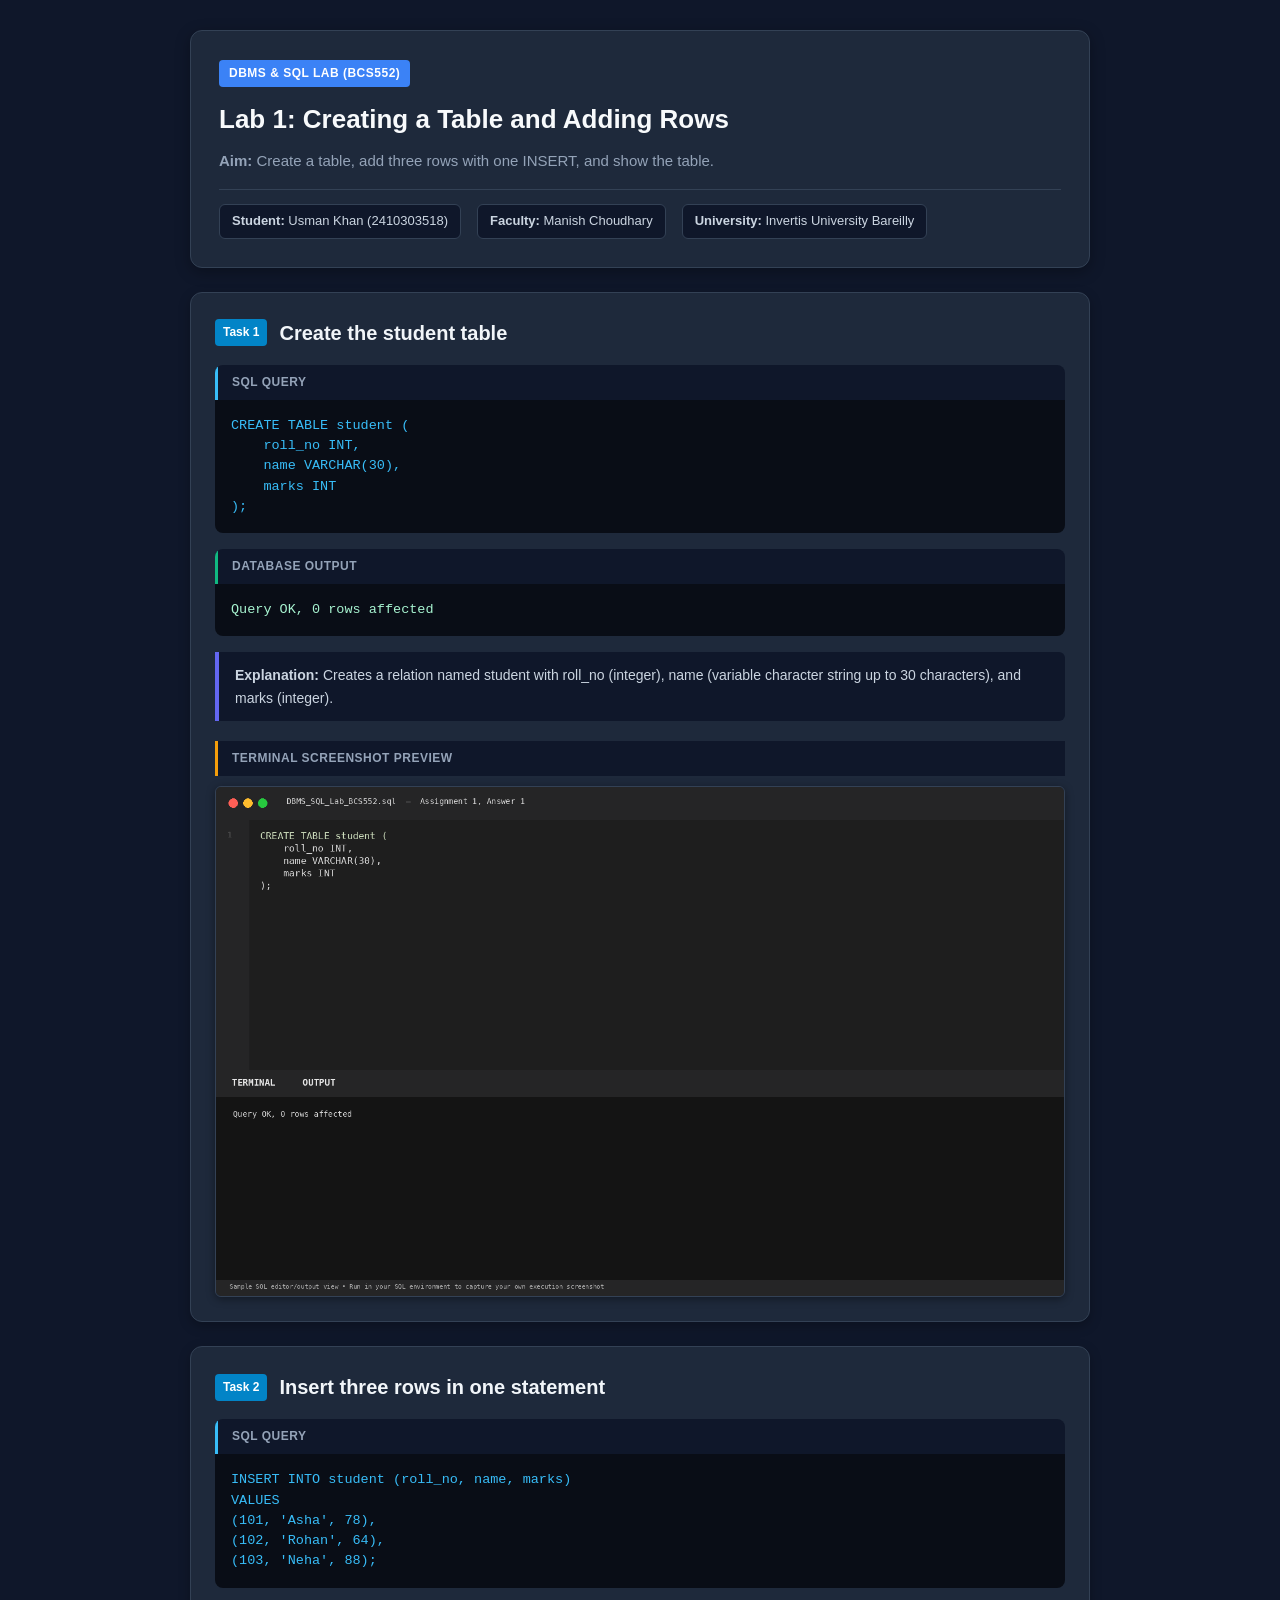
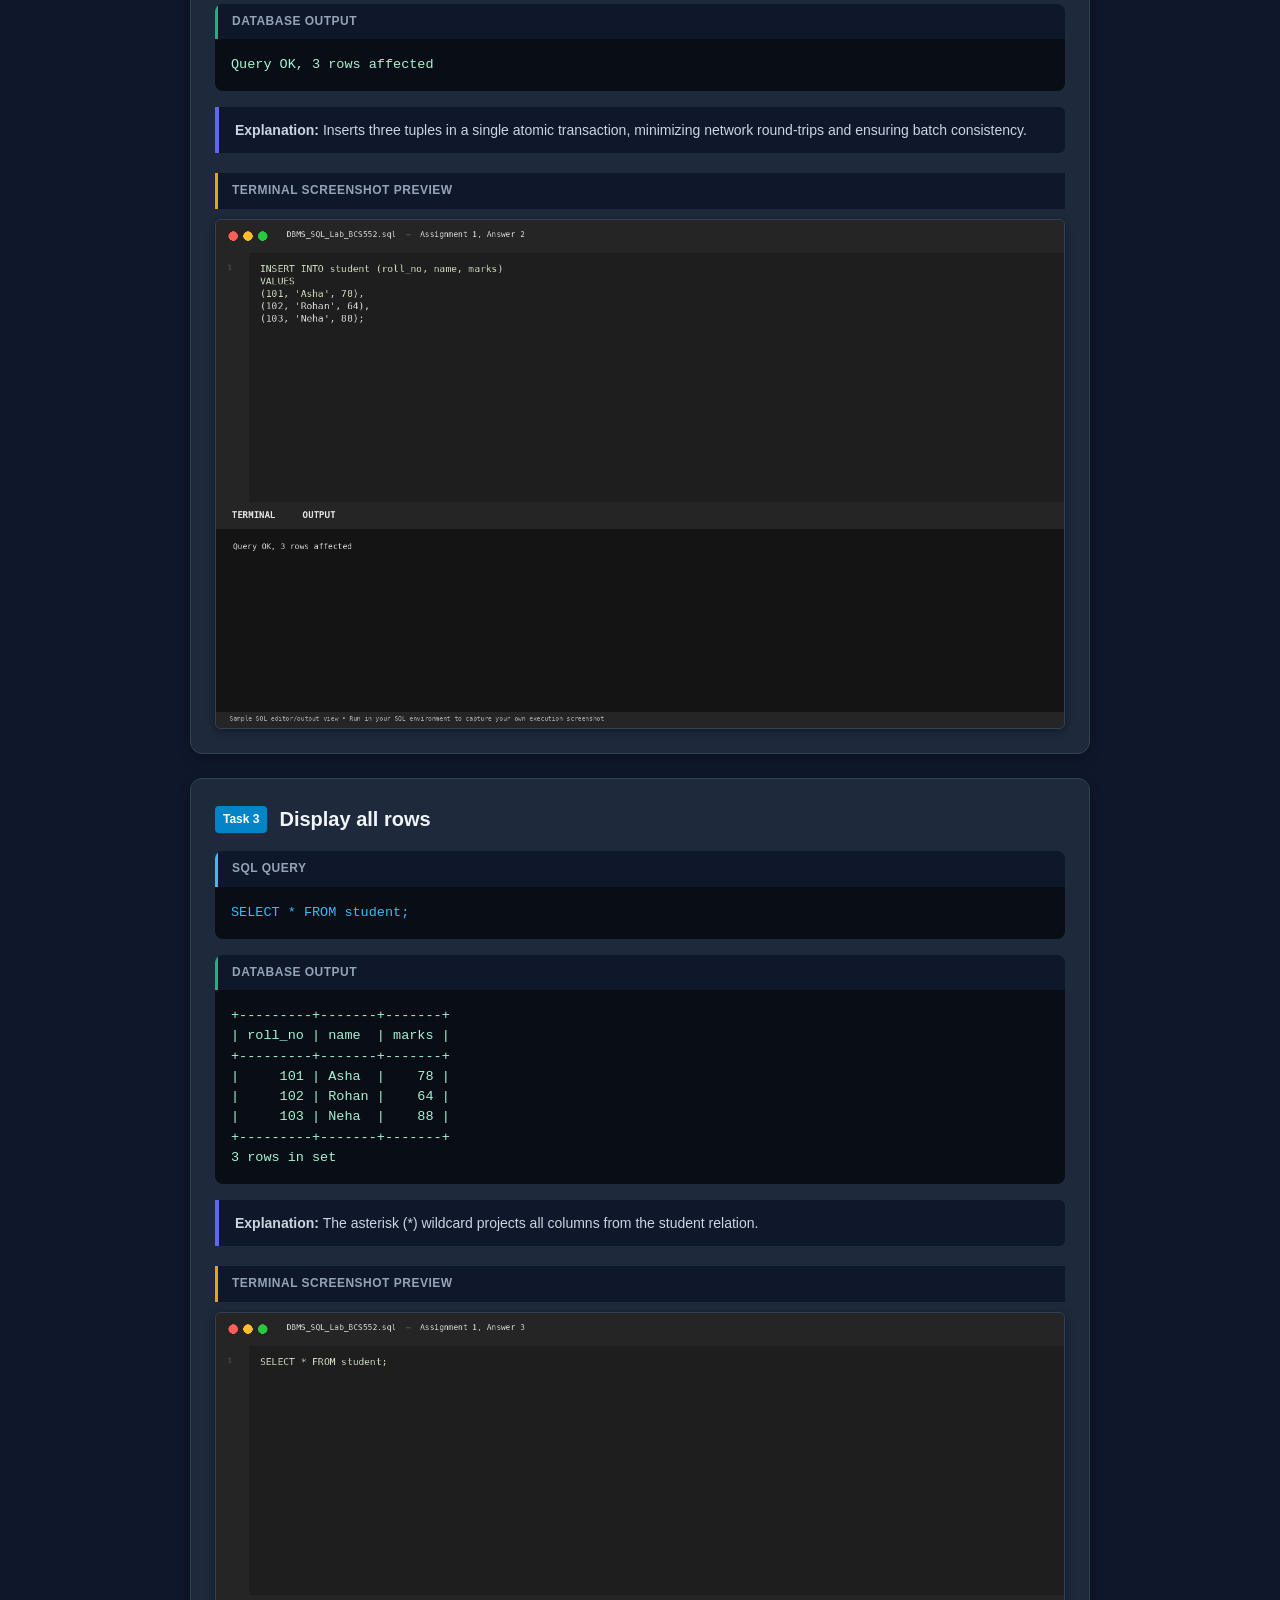
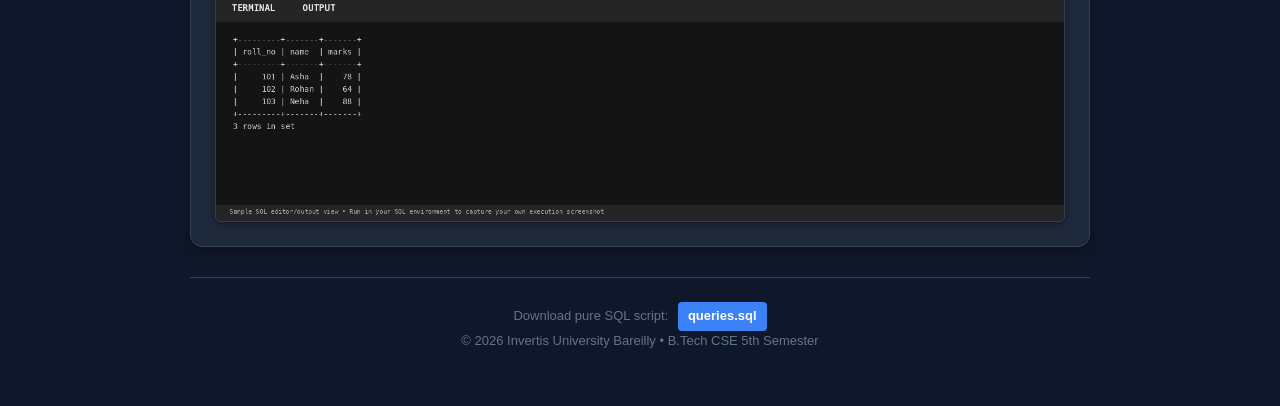
<file: Lab1/index.html>
<!DOCTYPE html>
<html lang="en">
<head>
    <meta charset="UTF-8">
    <meta name="viewport" content="width=device-width, initial-scale=1.0">
    <title>Lab 1 - Creating a Table and Adding Rows</title>
    <link rel="stylesheet" href="style.css">
</head>
<body>
    <div class="container">
        <header class="header">
            <div class="badge">DBMS &amp; SQL LAB (BCS552)</div>
            <h1>Lab 1: Creating a Table and Adding Rows</h1>
            <p class="aim"><strong>Aim:</strong> Create a table, add three rows with one INSERT, and show the table.</p>
            <div class="meta-info">
                <span><strong>Student:</strong> Usman Khan (2410303518)</span>
                <span><strong>Faculty:</strong> Manish Choudhary</span>
                <span><strong>University:</strong> Invertis University Bareilly</span>
            </div>
        </header>

        <main class="workbench">

            <section class="task-card">
                <div class="task-header">
                    <span class="task-number">Task 1</span>
                    <h2>Create the student table</h2>
                </div>
                
                <div class="code-block">
                    <div class="code-title">SQL Query</div>
                    <pre><code class="language-sql">CREATE TABLE student (
    roll_no INT,
    name VARCHAR(30),
    marks INT
);</code></pre>
                </div>

                <div class="output-block">
                    <div class="output-title">Database Output</div>
                    <pre class="terminal-output">Query OK, 0 rows affected</pre>
                </div>

                <div class="explanation-box">
                    <strong>Explanation:</strong> Creates a relation named student with roll_no (integer), name (variable character string up to 30 characters), and marks (integer).
                </div>

                <div class="screenshot-preview">
                    <div class="screenshot-title">Terminal Screenshot Preview</div>
                    <img src="images/screenshot1.png" alt="Task 1 Screenshot">
                </div>
            </section>

            <section class="task-card">
                <div class="task-header">
                    <span class="task-number">Task 2</span>
                    <h2>Insert three rows in one statement</h2>
                </div>
                
                <div class="code-block">
                    <div class="code-title">SQL Query</div>
                    <pre><code class="language-sql">INSERT INTO student (roll_no, name, marks)
VALUES
(101, 'Asha', 78),
(102, 'Rohan', 64),
(103, 'Neha', 88);</code></pre>
                </div>

                <div class="output-block">
                    <div class="output-title">Database Output</div>
                    <pre class="terminal-output">Query OK, 3 rows affected</pre>
                </div>

                <div class="explanation-box">
                    <strong>Explanation:</strong> Inserts three tuples in a single atomic transaction, minimizing network round-trips and ensuring batch consistency.
                </div>

                <div class="screenshot-preview">
                    <div class="screenshot-title">Terminal Screenshot Preview</div>
                    <img src="images/screenshot2.png" alt="Task 2 Screenshot">
                </div>
            </section>

            <section class="task-card">
                <div class="task-header">
                    <span class="task-number">Task 3</span>
                    <h2>Display all rows</h2>
                </div>
                
                <div class="code-block">
                    <div class="code-title">SQL Query</div>
                    <pre><code class="language-sql">SELECT * FROM student;</code></pre>
                </div>

                <div class="output-block">
                    <div class="output-title">Database Output</div>
                    <pre class="terminal-output">+---------+-------+-------+
| roll_no | name  | marks |
+---------+-------+-------+
|     101 | Asha  |    78 |
|     102 | Rohan |    64 |
|     103 | Neha  |    88 |
+---------+-------+-------+
3 rows in set</pre>
                </div>

                <div class="explanation-box">
                    <strong>Explanation:</strong> The asterisk (*) wildcard projects all columns from the student relation.
                </div>

                <div class="screenshot-preview">
                    <div class="screenshot-title">Terminal Screenshot Preview</div>
                    <img src="images/screenshot3.png" alt="Task 3 Screenshot">
                </div>
            </section>

        </main>

        <footer class="footer">
            <p>Download pure SQL script: <a href="queries.sql" class="sql-download-btn">queries.sql</a></p>
            <p>&copy; 2026 Invertis University Bareilly &bull; B.Tech CSE 5th Semester</p>
        </footer>
    </div>
</body>
</html>
</file>
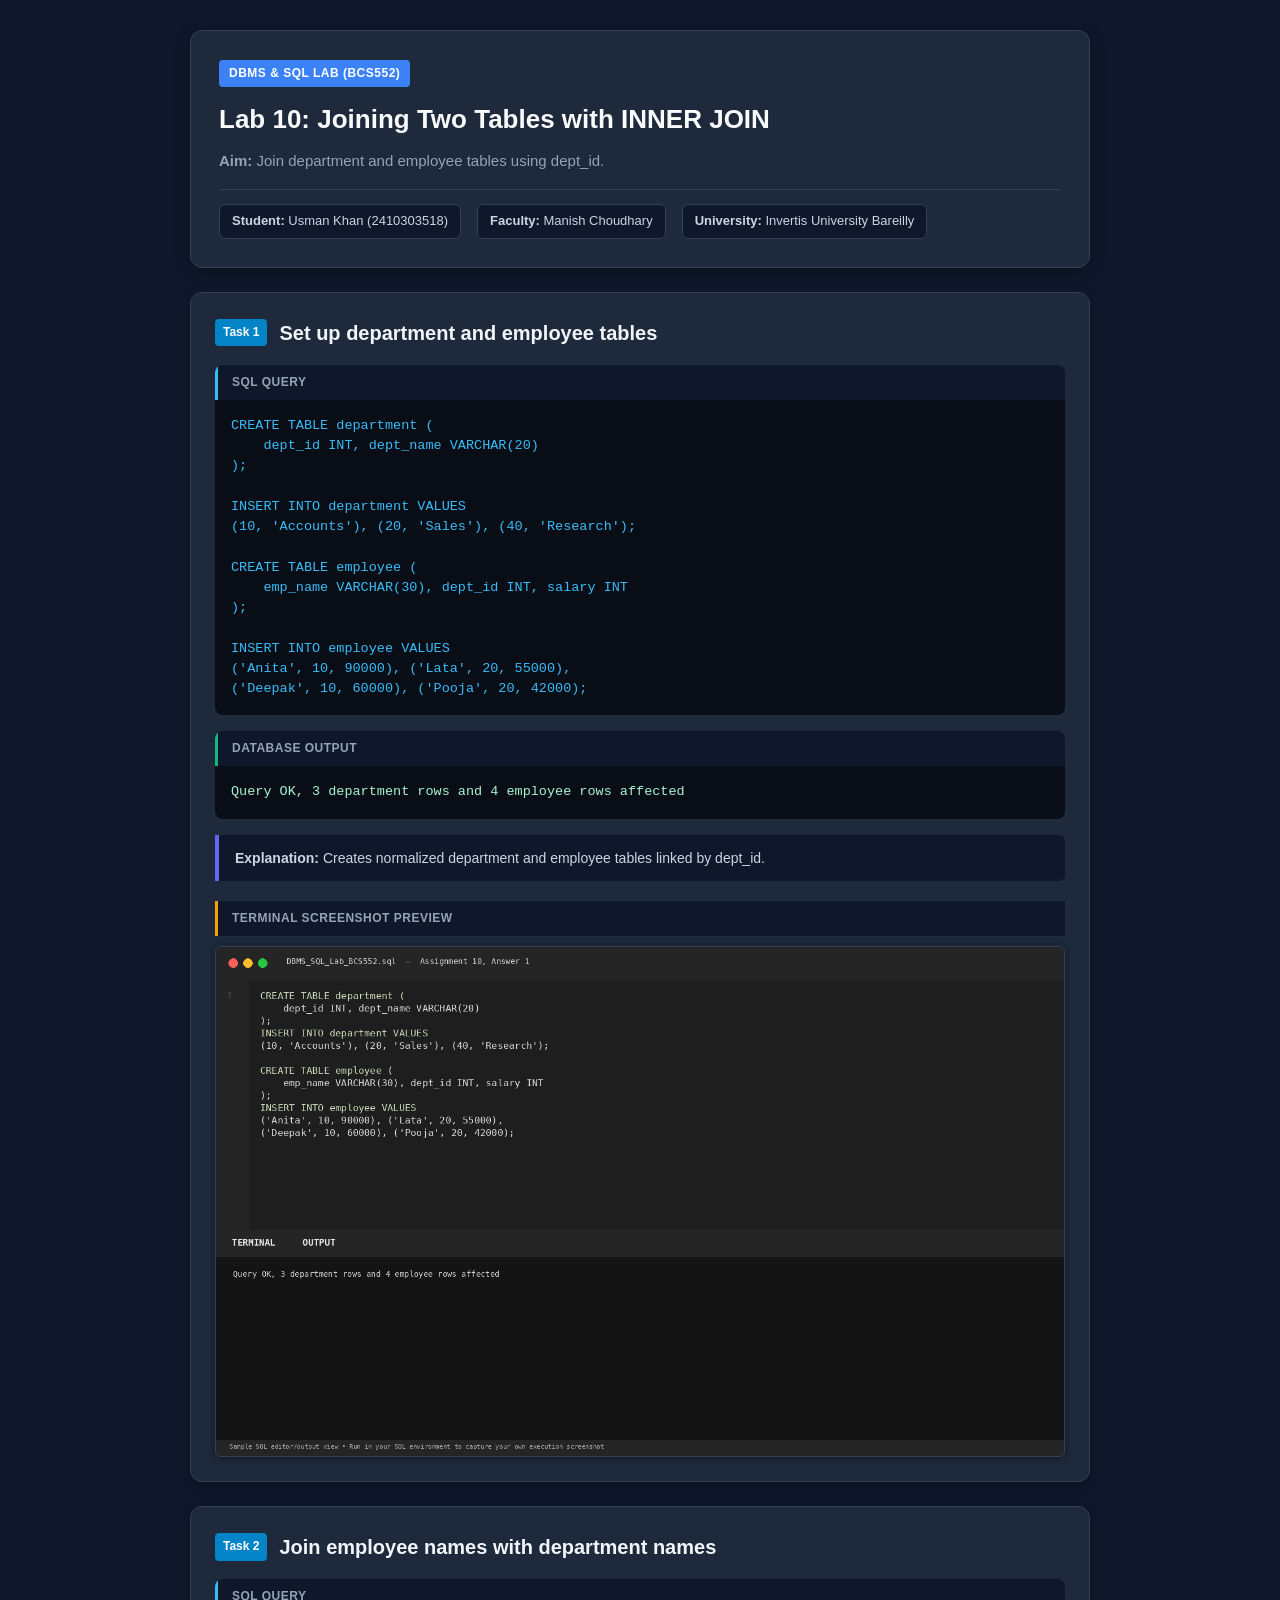
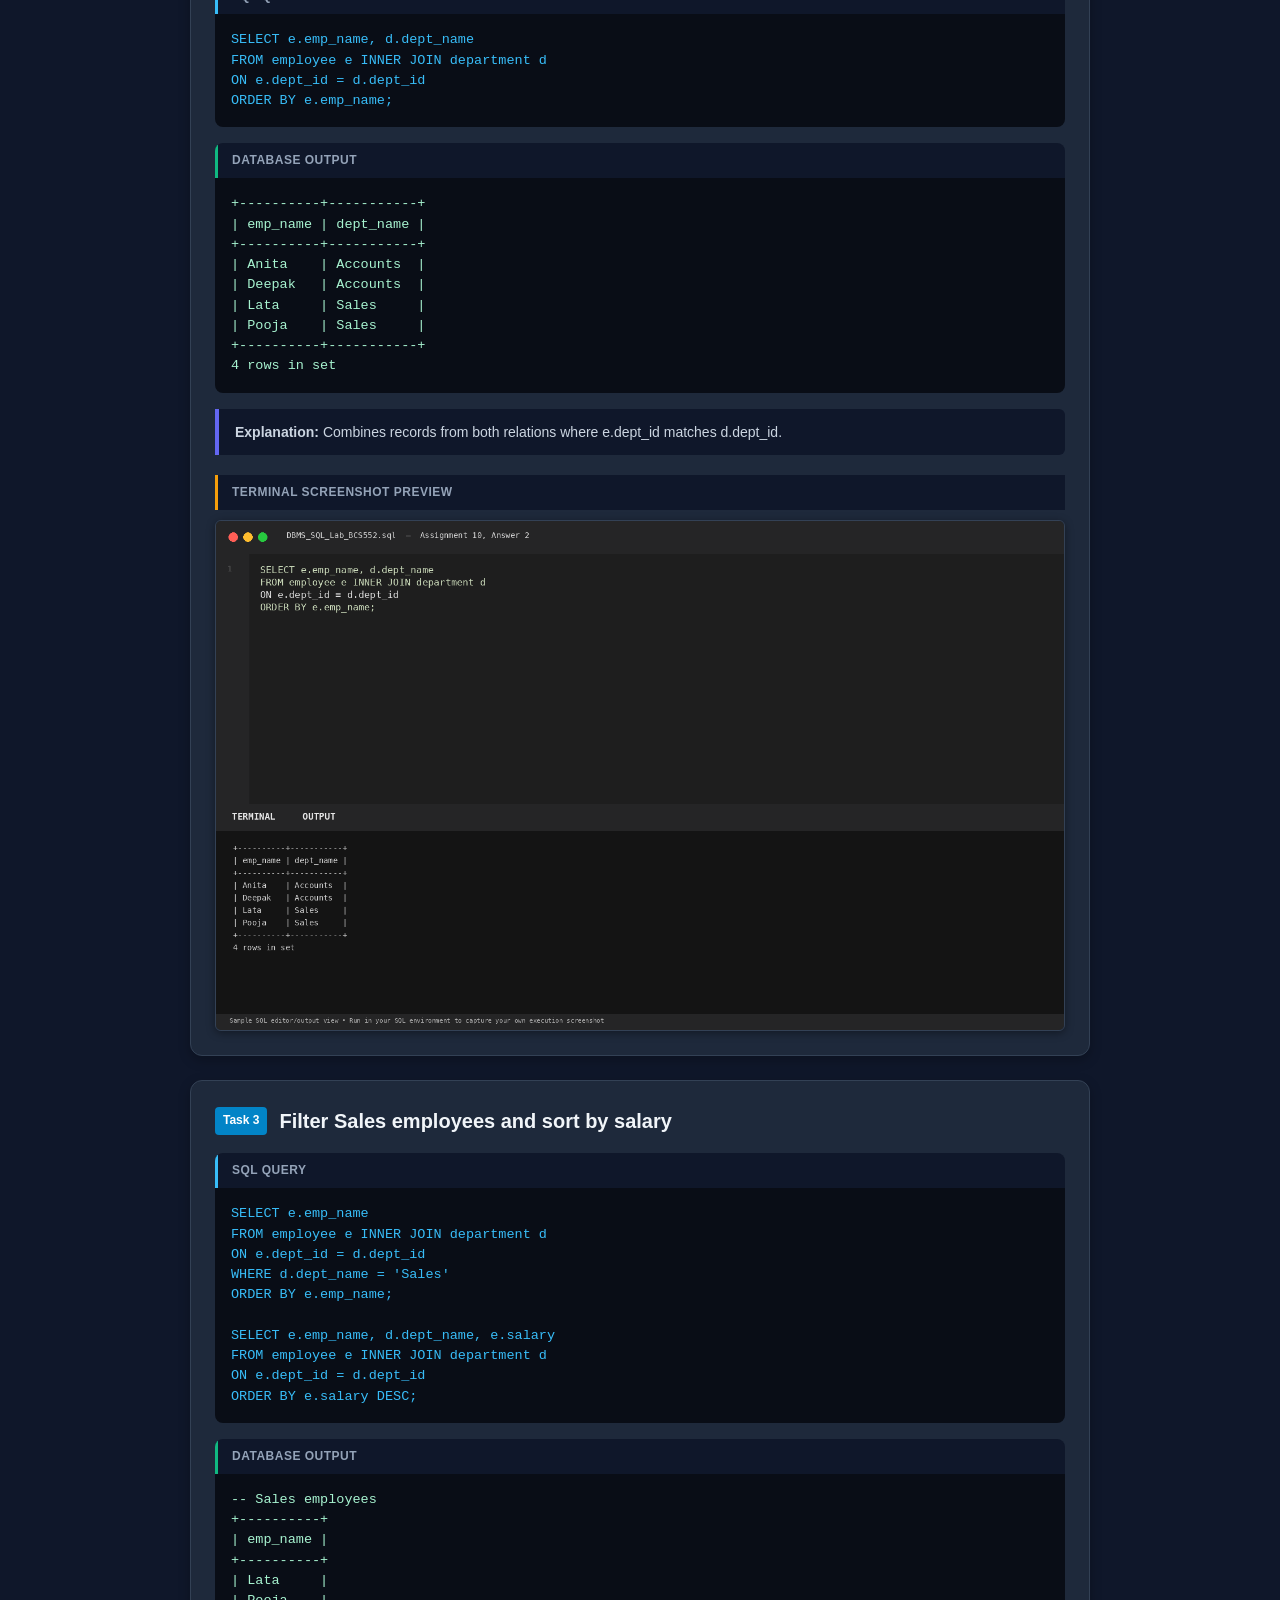
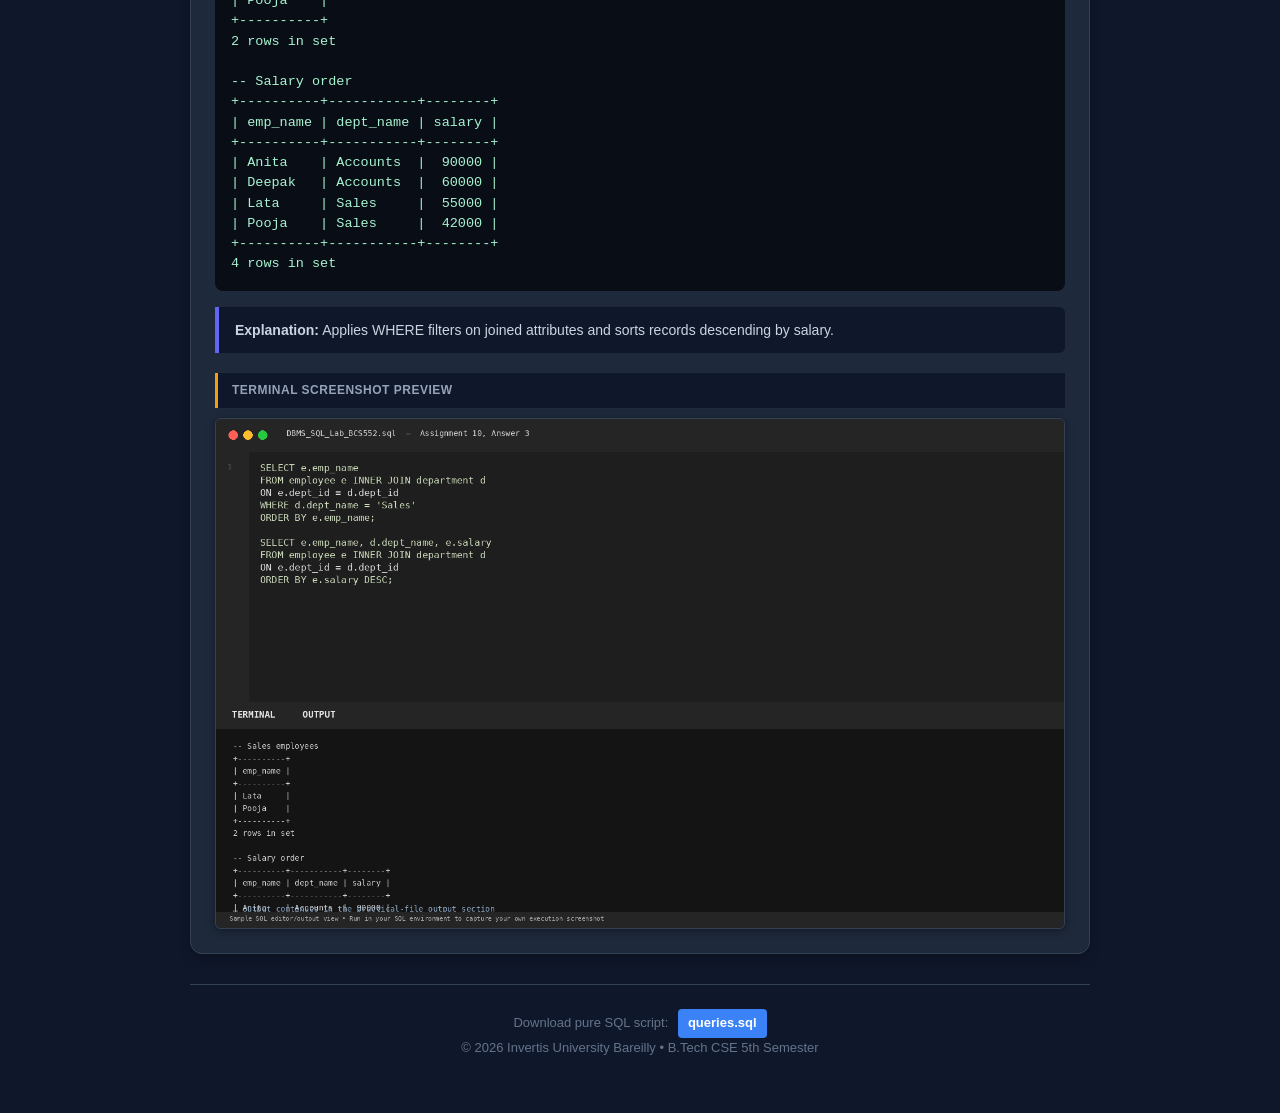
<file: Lab10/index.html>
<!DOCTYPE html>
<html lang="en">
<head>
    <meta charset="UTF-8">
    <meta name="viewport" content="width=device-width, initial-scale=1.0">
    <title>Lab 10 - Joining Two Tables with INNER JOIN</title>
    <link rel="stylesheet" href="style.css">
</head>
<body>
    <div class="container">
        <header class="header">
            <div class="badge">DBMS &amp; SQL LAB (BCS552)</div>
            <h1>Lab 10: Joining Two Tables with INNER JOIN</h1>
            <p class="aim"><strong>Aim:</strong> Join department and employee tables using dept_id.</p>
            <div class="meta-info">
                <span><strong>Student:</strong> Usman Khan (2410303518)</span>
                <span><strong>Faculty:</strong> Manish Choudhary</span>
                <span><strong>University:</strong> Invertis University Bareilly</span>
            </div>
        </header>

        <main class="workbench">

            <section class="task-card">
                <div class="task-header">
                    <span class="task-number">Task 1</span>
                    <h2>Set up department and employee tables</h2>
                </div>
                
                <div class="code-block">
                    <div class="code-title">SQL Query</div>
                    <pre><code class="language-sql">CREATE TABLE department (
    dept_id INT, dept_name VARCHAR(20)
);

INSERT INTO department VALUES
(10, 'Accounts'), (20, 'Sales'), (40, 'Research');

CREATE TABLE employee (
    emp_name VARCHAR(30), dept_id INT, salary INT
);

INSERT INTO employee VALUES
('Anita', 10, 90000), ('Lata', 20, 55000),
('Deepak', 10, 60000), ('Pooja', 20, 42000);</code></pre>
                </div>

                <div class="output-block">
                    <div class="output-title">Database Output</div>
                    <pre class="terminal-output">Query OK, 3 department rows and 4 employee rows affected</pre>
                </div>

                <div class="explanation-box">
                    <strong>Explanation:</strong> Creates normalized department and employee tables linked by dept_id.
                </div>

                <div class="screenshot-preview">
                    <div class="screenshot-title">Terminal Screenshot Preview</div>
                    <img src="images/screenshot1.png" alt="Task 1 Screenshot">
                </div>
            </section>

            <section class="task-card">
                <div class="task-header">
                    <span class="task-number">Task 2</span>
                    <h2>Join employee names with department names</h2>
                </div>
                
                <div class="code-block">
                    <div class="code-title">SQL Query</div>
                    <pre><code class="language-sql">SELECT e.emp_name, d.dept_name
FROM employee e INNER JOIN department d
ON e.dept_id = d.dept_id
ORDER BY e.emp_name;</code></pre>
                </div>

                <div class="output-block">
                    <div class="output-title">Database Output</div>
                    <pre class="terminal-output">+----------+-----------+
| emp_name | dept_name |
+----------+-----------+
| Anita    | Accounts  |
| Deepak   | Accounts  |
| Lata     | Sales     |
| Pooja    | Sales     |
+----------+-----------+
4 rows in set</pre>
                </div>

                <div class="explanation-box">
                    <strong>Explanation:</strong> Combines records from both relations where e.dept_id matches d.dept_id.
                </div>

                <div class="screenshot-preview">
                    <div class="screenshot-title">Terminal Screenshot Preview</div>
                    <img src="images/screenshot2.png" alt="Task 2 Screenshot">
                </div>
            </section>

            <section class="task-card">
                <div class="task-header">
                    <span class="task-number">Task 3</span>
                    <h2>Filter Sales employees and sort by salary</h2>
                </div>
                
                <div class="code-block">
                    <div class="code-title">SQL Query</div>
                    <pre><code class="language-sql">SELECT e.emp_name
FROM employee e INNER JOIN department d
ON e.dept_id = d.dept_id
WHERE d.dept_name = 'Sales'
ORDER BY e.emp_name;

SELECT e.emp_name, d.dept_name, e.salary
FROM employee e INNER JOIN department d
ON e.dept_id = d.dept_id
ORDER BY e.salary DESC;</code></pre>
                </div>

                <div class="output-block">
                    <div class="output-title">Database Output</div>
                    <pre class="terminal-output">-- Sales employees
+----------+
| emp_name |
+----------+
| Lata     |
| Pooja    |
+----------+
2 rows in set

-- Salary order
+----------+-----------+--------+
| emp_name | dept_name | salary |
+----------+-----------+--------+
| Anita    | Accounts  |  90000 |
| Deepak   | Accounts  |  60000 |
| Lata     | Sales     |  55000 |
| Pooja    | Sales     |  42000 |
+----------+-----------+--------+
4 rows in set</pre>
                </div>

                <div class="explanation-box">
                    <strong>Explanation:</strong> Applies WHERE filters on joined attributes and sorts records descending by salary.
                </div>

                <div class="screenshot-preview">
                    <div class="screenshot-title">Terminal Screenshot Preview</div>
                    <img src="images/screenshot3.png" alt="Task 3 Screenshot">
                </div>
            </section>

        </main>

        <footer class="footer">
            <p>Download pure SQL script: <a href="queries.sql" class="sql-download-btn">queries.sql</a></p>
            <p>&copy; 2026 Invertis University Bareilly &bull; B.Tech CSE 5th Semester</p>
        </footer>
    </div>
</body>
</html>
</file>
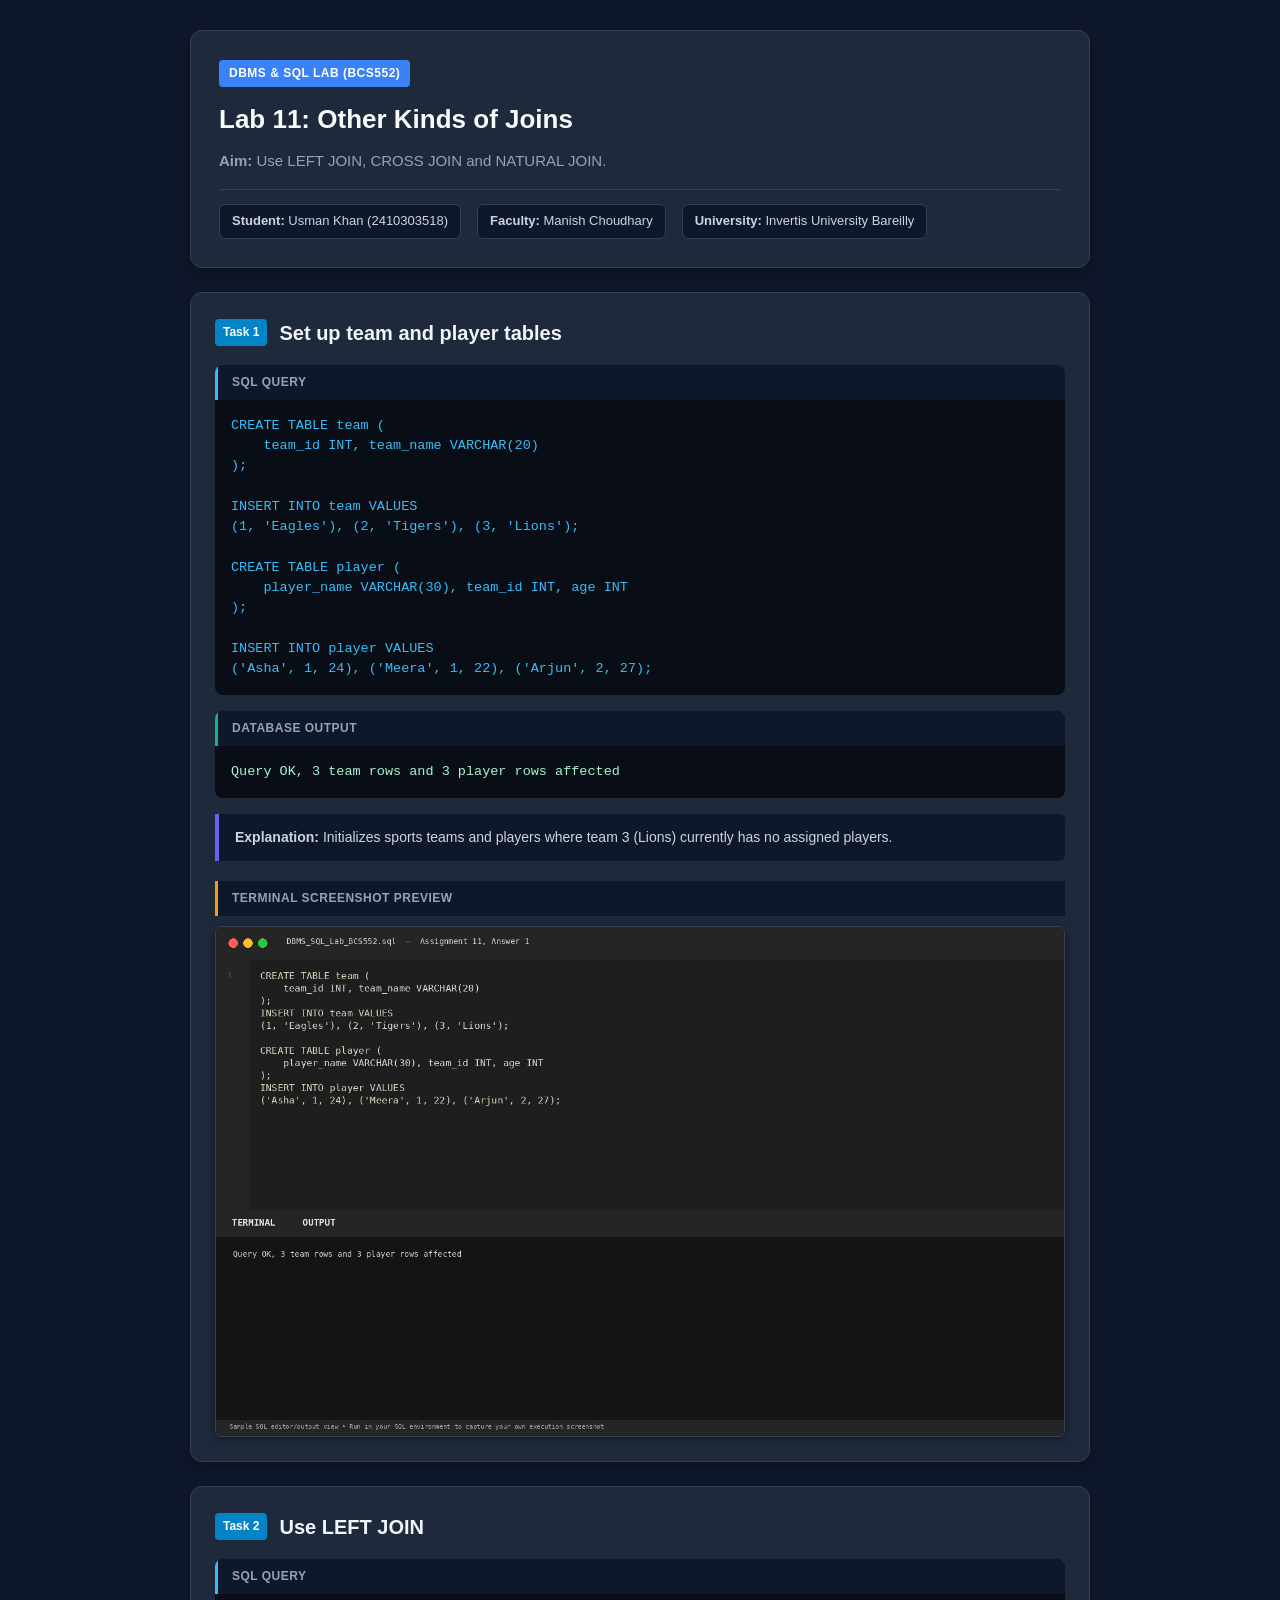
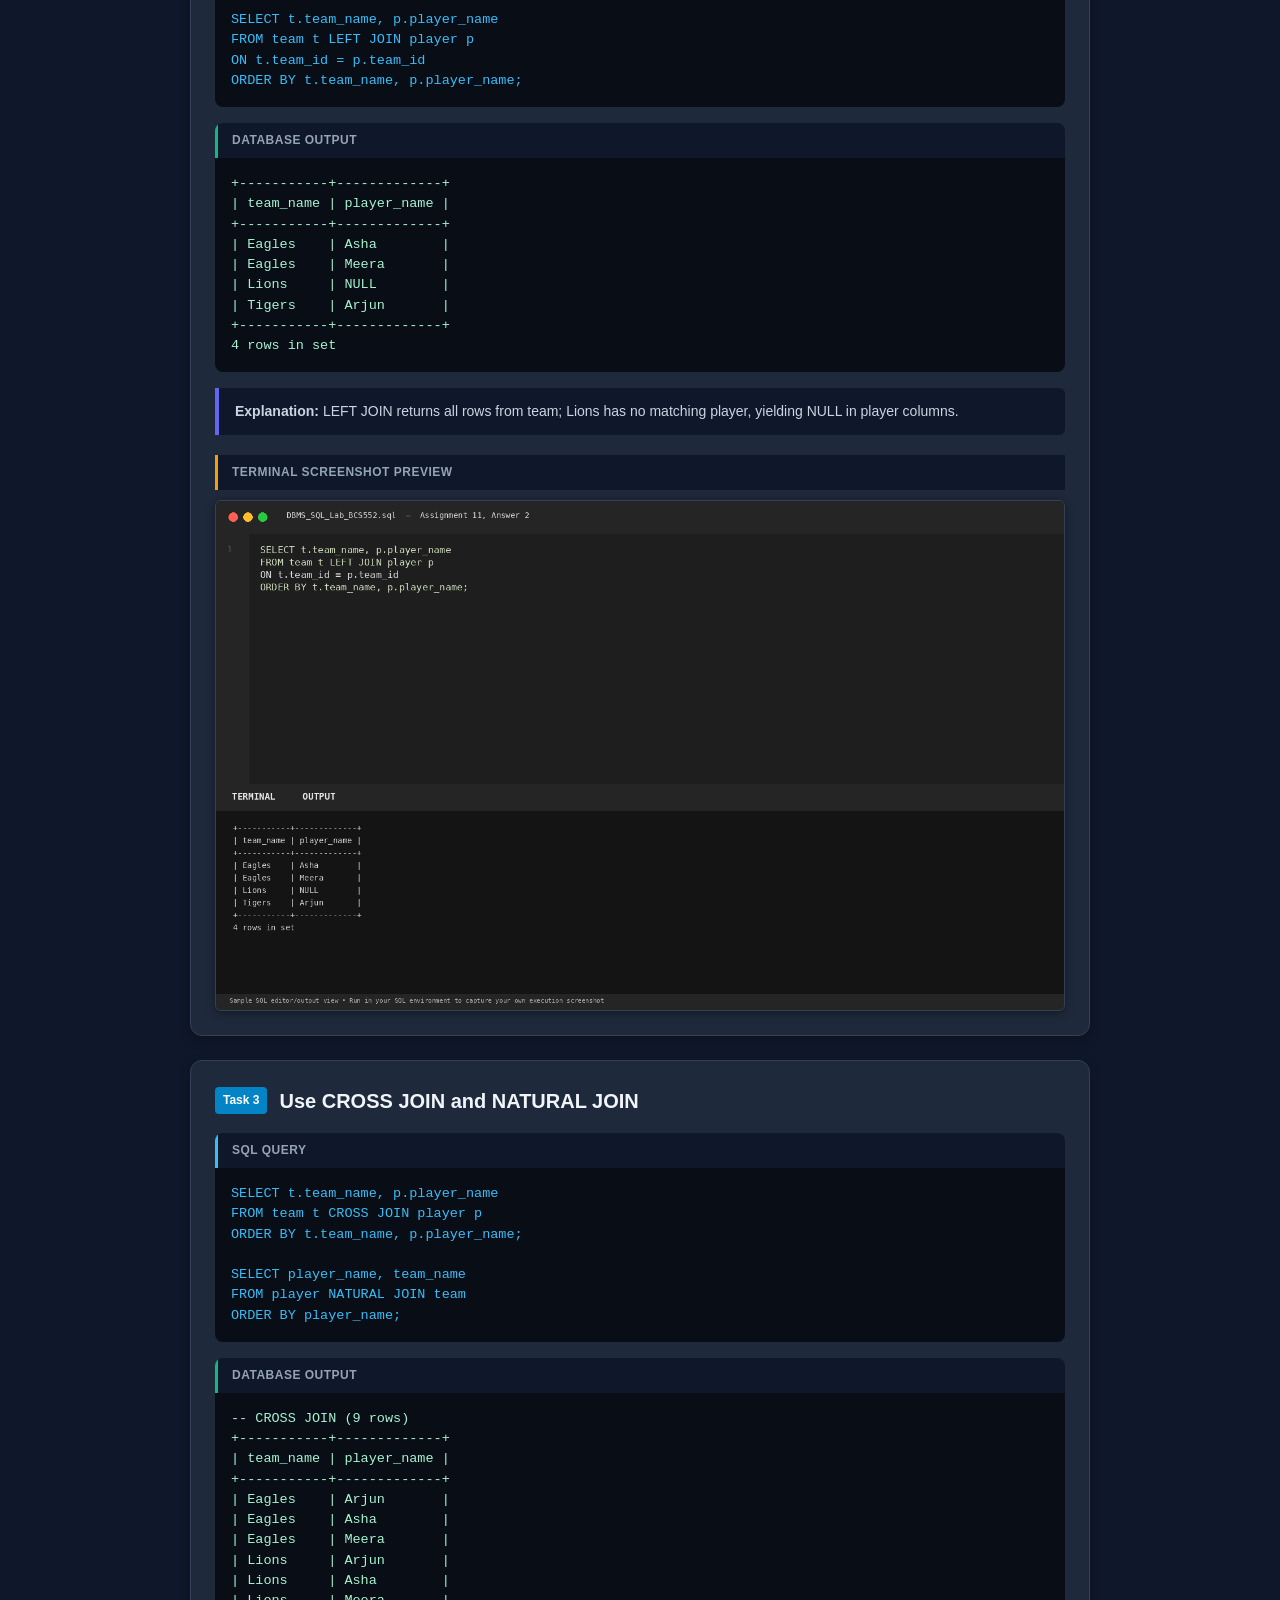
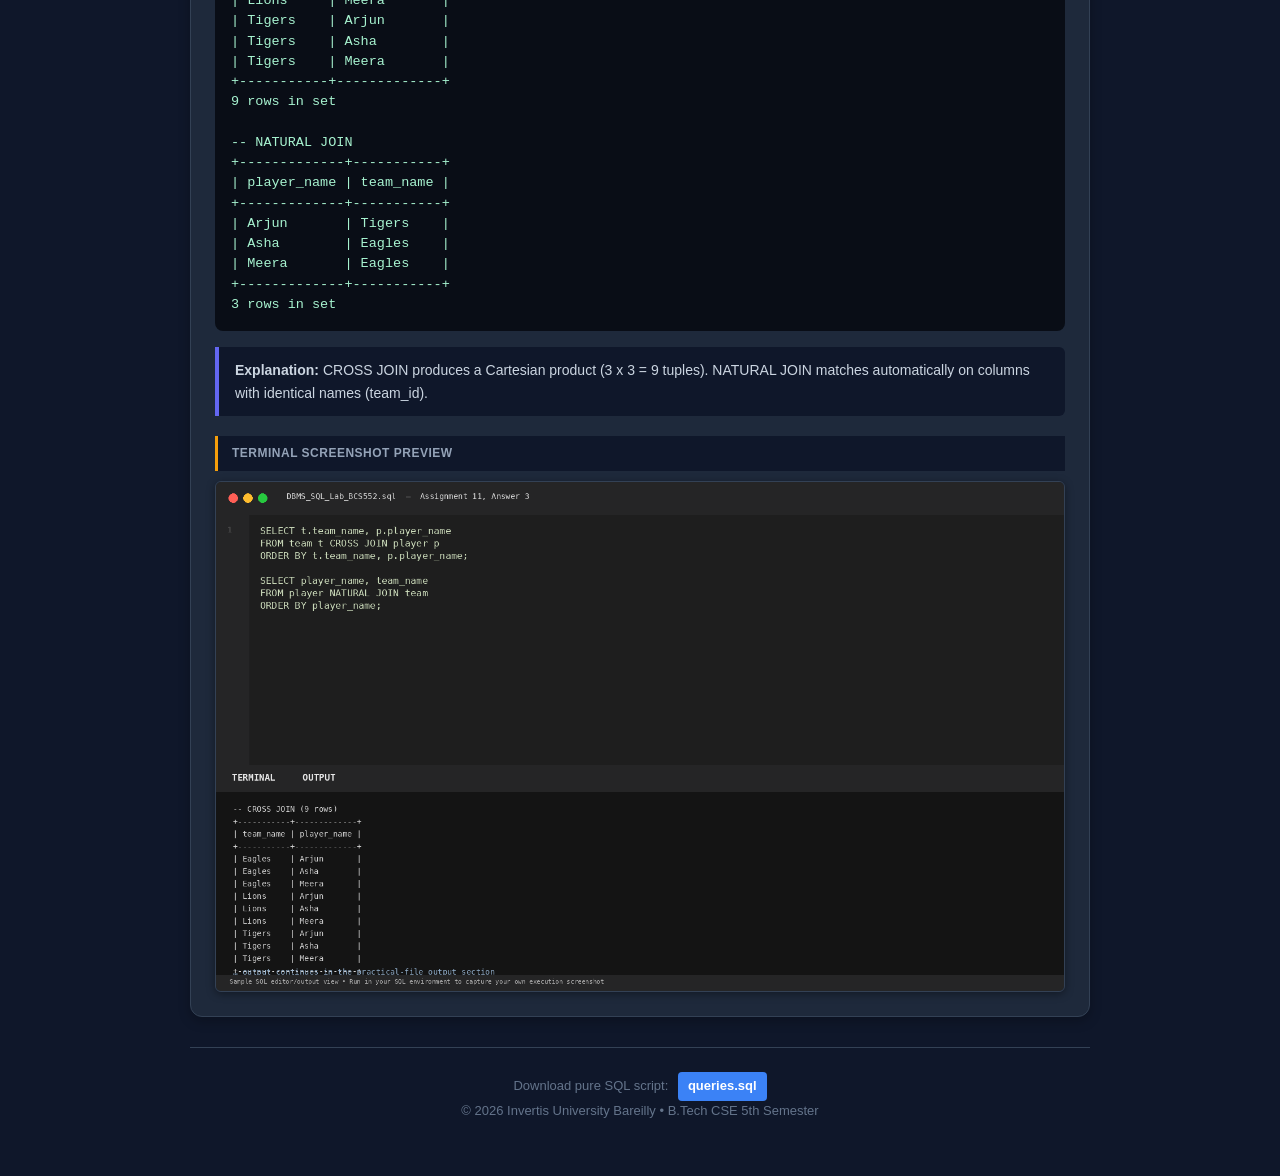
<file: Lab11/index.html>
<!DOCTYPE html>
<html lang="en">
<head>
    <meta charset="UTF-8">
    <meta name="viewport" content="width=device-width, initial-scale=1.0">
    <title>Lab 11 - Other Kinds of Joins</title>
    <link rel="stylesheet" href="style.css">
</head>
<body>
    <div class="container">
        <header class="header">
            <div class="badge">DBMS &amp; SQL LAB (BCS552)</div>
            <h1>Lab 11: Other Kinds of Joins</h1>
            <p class="aim"><strong>Aim:</strong> Use LEFT JOIN, CROSS JOIN and NATURAL JOIN.</p>
            <div class="meta-info">
                <span><strong>Student:</strong> Usman Khan (2410303518)</span>
                <span><strong>Faculty:</strong> Manish Choudhary</span>
                <span><strong>University:</strong> Invertis University Bareilly</span>
            </div>
        </header>

        <main class="workbench">

            <section class="task-card">
                <div class="task-header">
                    <span class="task-number">Task 1</span>
                    <h2>Set up team and player tables</h2>
                </div>
                
                <div class="code-block">
                    <div class="code-title">SQL Query</div>
                    <pre><code class="language-sql">CREATE TABLE team (
    team_id INT, team_name VARCHAR(20)
);

INSERT INTO team VALUES
(1, 'Eagles'), (2, 'Tigers'), (3, 'Lions');

CREATE TABLE player (
    player_name VARCHAR(30), team_id INT, age INT
);

INSERT INTO player VALUES
('Asha', 1, 24), ('Meera', 1, 22), ('Arjun', 2, 27);</code></pre>
                </div>

                <div class="output-block">
                    <div class="output-title">Database Output</div>
                    <pre class="terminal-output">Query OK, 3 team rows and 3 player rows affected</pre>
                </div>

                <div class="explanation-box">
                    <strong>Explanation:</strong> Initializes sports teams and players where team 3 (Lions) currently has no assigned players.
                </div>

                <div class="screenshot-preview">
                    <div class="screenshot-title">Terminal Screenshot Preview</div>
                    <img src="images/screenshot1.png" alt="Task 1 Screenshot">
                </div>
            </section>

            <section class="task-card">
                <div class="task-header">
                    <span class="task-number">Task 2</span>
                    <h2>Use LEFT JOIN</h2>
                </div>
                
                <div class="code-block">
                    <div class="code-title">SQL Query</div>
                    <pre><code class="language-sql">SELECT t.team_name, p.player_name
FROM team t LEFT JOIN player p
ON t.team_id = p.team_id
ORDER BY t.team_name, p.player_name;</code></pre>
                </div>

                <div class="output-block">
                    <div class="output-title">Database Output</div>
                    <pre class="terminal-output">+-----------+-------------+
| team_name | player_name |
+-----------+-------------+
| Eagles    | Asha        |
| Eagles    | Meera       |
| Lions     | NULL        |
| Tigers    | Arjun       |
+-----------+-------------+
4 rows in set</pre>
                </div>

                <div class="explanation-box">
                    <strong>Explanation:</strong> LEFT JOIN returns all rows from team; Lions has no matching player, yielding NULL in player columns.
                </div>

                <div class="screenshot-preview">
                    <div class="screenshot-title">Terminal Screenshot Preview</div>
                    <img src="images/screenshot2.png" alt="Task 2 Screenshot">
                </div>
            </section>

            <section class="task-card">
                <div class="task-header">
                    <span class="task-number">Task 3</span>
                    <h2>Use CROSS JOIN and NATURAL JOIN</h2>
                </div>
                
                <div class="code-block">
                    <div class="code-title">SQL Query</div>
                    <pre><code class="language-sql">SELECT t.team_name, p.player_name
FROM team t CROSS JOIN player p
ORDER BY t.team_name, p.player_name;

SELECT player_name, team_name
FROM player NATURAL JOIN team
ORDER BY player_name;</code></pre>
                </div>

                <div class="output-block">
                    <div class="output-title">Database Output</div>
                    <pre class="terminal-output">-- CROSS JOIN (9 rows)
+-----------+-------------+
| team_name | player_name |
+-----------+-------------+
| Eagles    | Arjun       |
| Eagles    | Asha        |
| Eagles    | Meera       |
| Lions     | Arjun       |
| Lions     | Asha        |
| Lions     | Meera       |
| Tigers    | Arjun       |
| Tigers    | Asha        |
| Tigers    | Meera       |
+-----------+-------------+
9 rows in set

-- NATURAL JOIN
+-------------+-----------+
| player_name | team_name |
+-------------+-----------+
| Arjun       | Tigers    |
| Asha        | Eagles    |
| Meera       | Eagles    |
+-------------+-----------+
3 rows in set</pre>
                </div>

                <div class="explanation-box">
                    <strong>Explanation:</strong> CROSS JOIN produces a Cartesian product (3 x 3 = 9 tuples). NATURAL JOIN matches automatically on columns with identical names (team_id).
                </div>

                <div class="screenshot-preview">
                    <div class="screenshot-title">Terminal Screenshot Preview</div>
                    <img src="images/screenshot3.png" alt="Task 3 Screenshot">
                </div>
            </section>

        </main>

        <footer class="footer">
            <p>Download pure SQL script: <a href="queries.sql" class="sql-download-btn">queries.sql</a></p>
            <p>&copy; 2026 Invertis University Bareilly &bull; B.Tech CSE 5th Semester</p>
        </footer>
    </div>
</body>
</html>
</file>
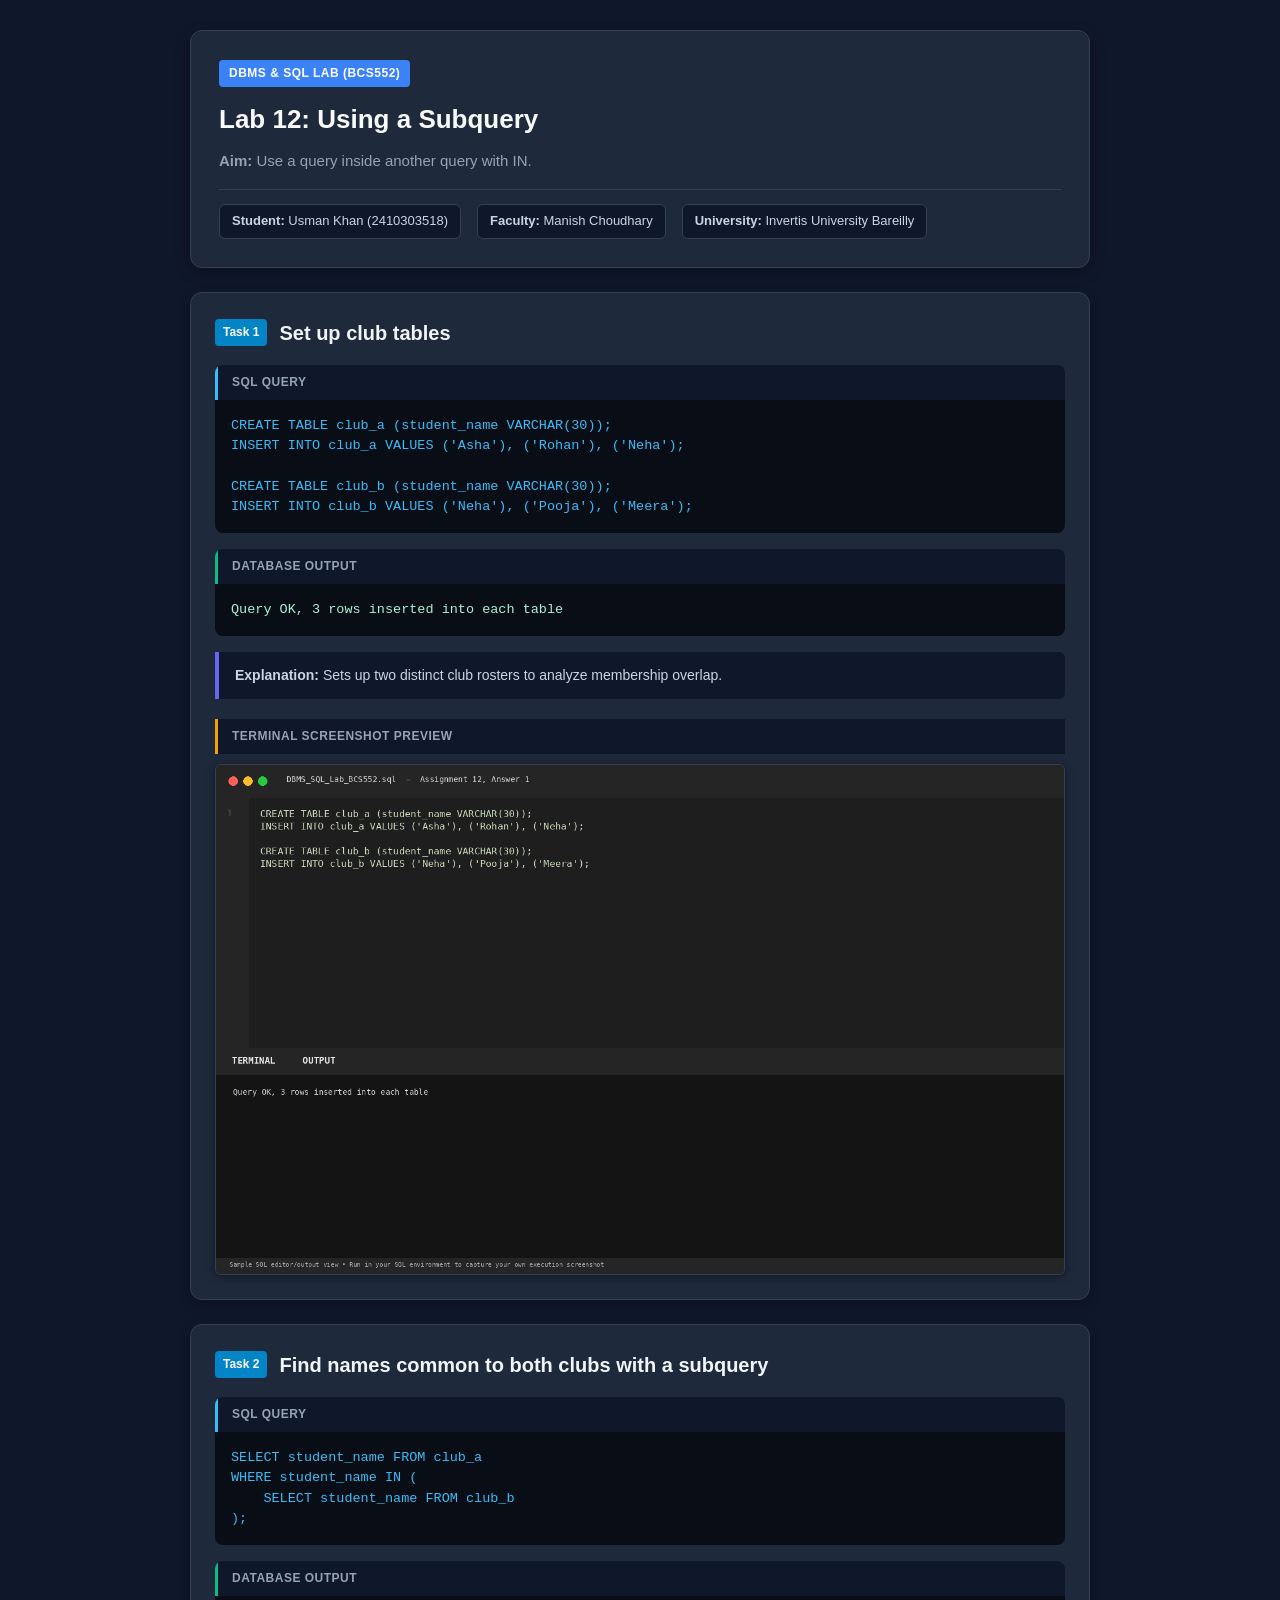
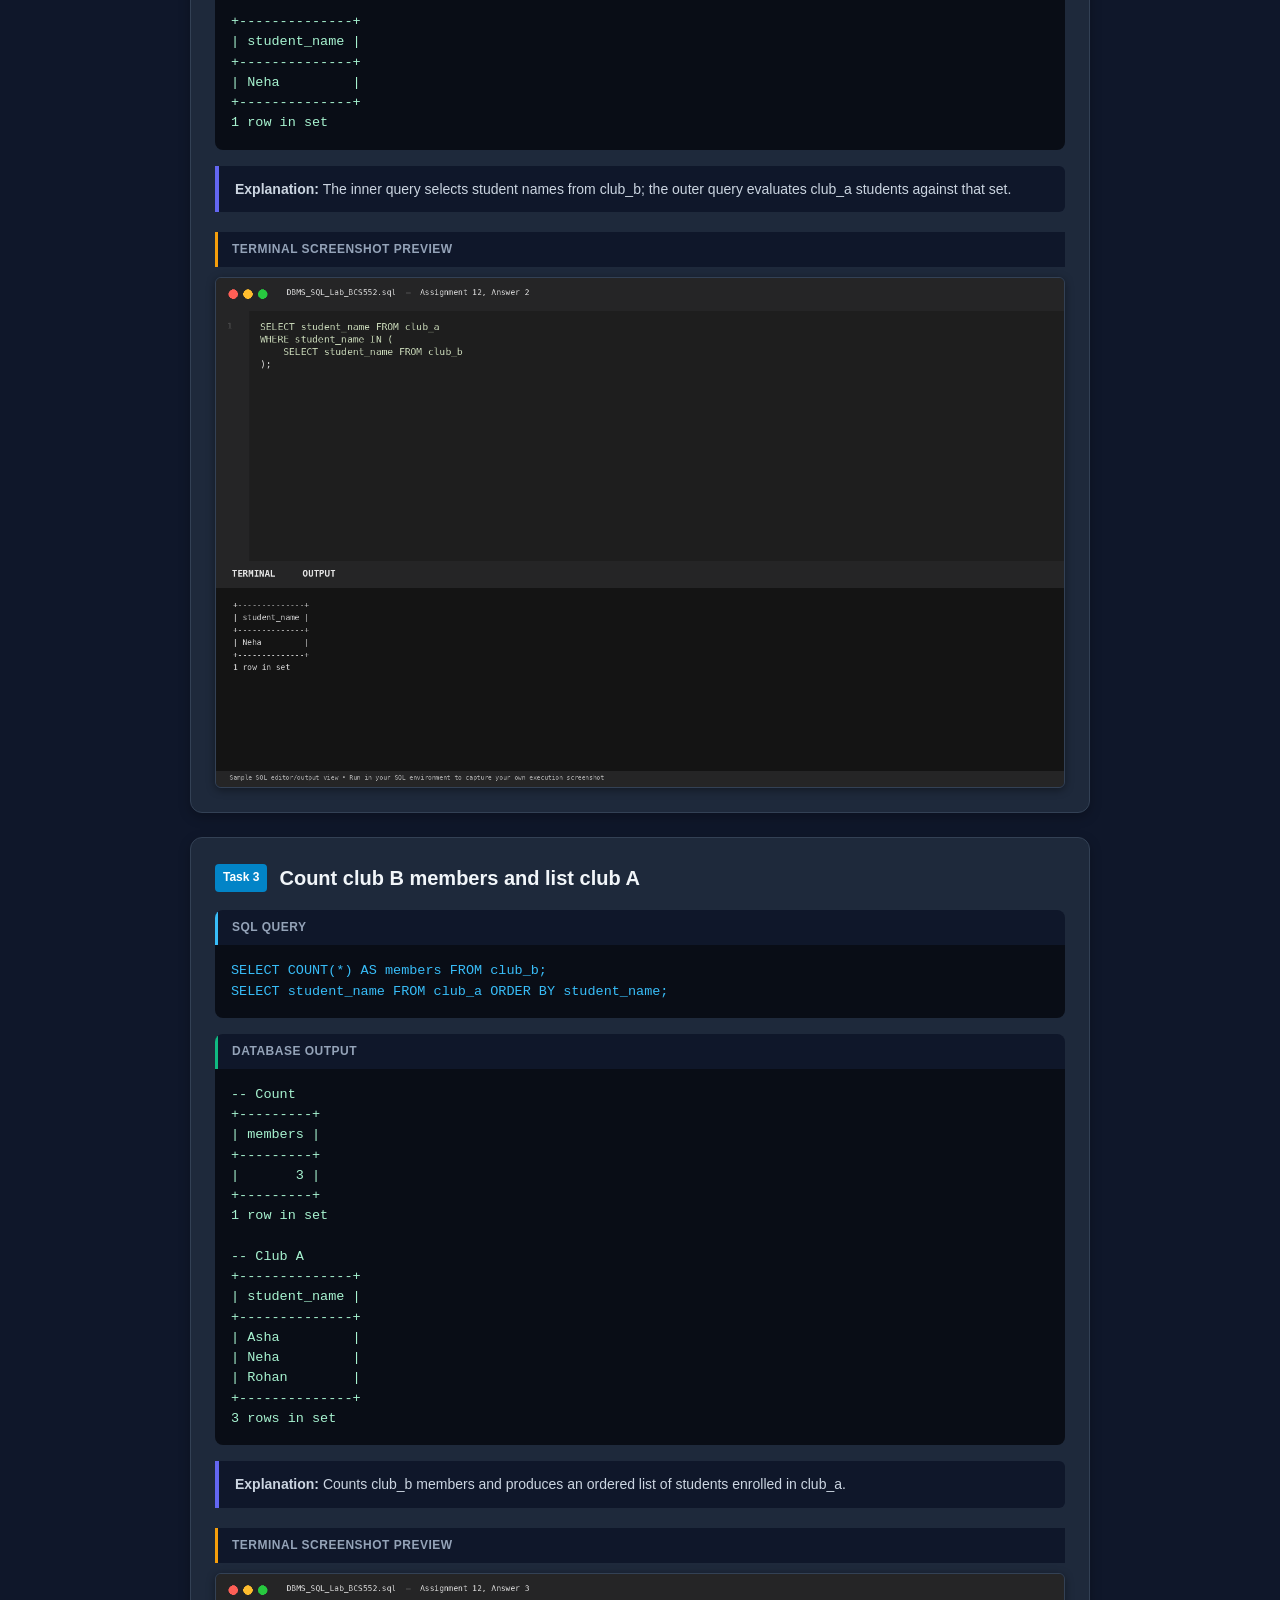
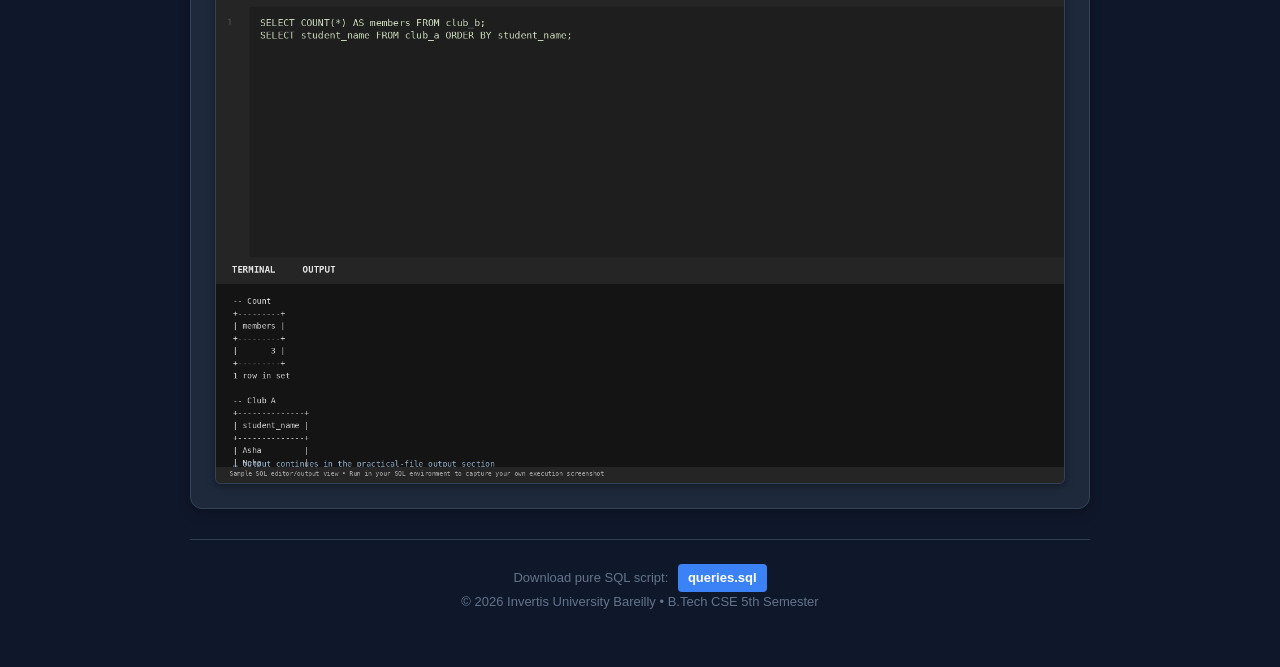
<file: Lab12/index.html>
<!DOCTYPE html>
<html lang="en">
<head>
    <meta charset="UTF-8">
    <meta name="viewport" content="width=device-width, initial-scale=1.0">
    <title>Lab 12 - Using a Subquery</title>
    <link rel="stylesheet" href="style.css">
</head>
<body>
    <div class="container">
        <header class="header">
            <div class="badge">DBMS &amp; SQL LAB (BCS552)</div>
            <h1>Lab 12: Using a Subquery</h1>
            <p class="aim"><strong>Aim:</strong> Use a query inside another query with IN.</p>
            <div class="meta-info">
                <span><strong>Student:</strong> Usman Khan (2410303518)</span>
                <span><strong>Faculty:</strong> Manish Choudhary</span>
                <span><strong>University:</strong> Invertis University Bareilly</span>
            </div>
        </header>

        <main class="workbench">

            <section class="task-card">
                <div class="task-header">
                    <span class="task-number">Task 1</span>
                    <h2>Set up club tables</h2>
                </div>
                
                <div class="code-block">
                    <div class="code-title">SQL Query</div>
                    <pre><code class="language-sql">CREATE TABLE club_a (student_name VARCHAR(30));
INSERT INTO club_a VALUES ('Asha'), ('Rohan'), ('Neha');

CREATE TABLE club_b (student_name VARCHAR(30));
INSERT INTO club_b VALUES ('Neha'), ('Pooja'), ('Meera');</code></pre>
                </div>

                <div class="output-block">
                    <div class="output-title">Database Output</div>
                    <pre class="terminal-output">Query OK, 3 rows inserted into each table</pre>
                </div>

                <div class="explanation-box">
                    <strong>Explanation:</strong> Sets up two distinct club rosters to analyze membership overlap.
                </div>

                <div class="screenshot-preview">
                    <div class="screenshot-title">Terminal Screenshot Preview</div>
                    <img src="images/screenshot1.png" alt="Task 1 Screenshot">
                </div>
            </section>

            <section class="task-card">
                <div class="task-header">
                    <span class="task-number">Task 2</span>
                    <h2>Find names common to both clubs with a subquery</h2>
                </div>
                
                <div class="code-block">
                    <div class="code-title">SQL Query</div>
                    <pre><code class="language-sql">SELECT student_name FROM club_a
WHERE student_name IN (
    SELECT student_name FROM club_b
);</code></pre>
                </div>

                <div class="output-block">
                    <div class="output-title">Database Output</div>
                    <pre class="terminal-output">+--------------+
| student_name |
+--------------+
| Neha         |
+--------------+
1 row in set</pre>
                </div>

                <div class="explanation-box">
                    <strong>Explanation:</strong> The inner query selects student names from club_b; the outer query evaluates club_a students against that set.
                </div>

                <div class="screenshot-preview">
                    <div class="screenshot-title">Terminal Screenshot Preview</div>
                    <img src="images/screenshot2.png" alt="Task 2 Screenshot">
                </div>
            </section>

            <section class="task-card">
                <div class="task-header">
                    <span class="task-number">Task 3</span>
                    <h2>Count club B members and list club A</h2>
                </div>
                
                <div class="code-block">
                    <div class="code-title">SQL Query</div>
                    <pre><code class="language-sql">SELECT COUNT(*) AS members FROM club_b;
SELECT student_name FROM club_a ORDER BY student_name;</code></pre>
                </div>

                <div class="output-block">
                    <div class="output-title">Database Output</div>
                    <pre class="terminal-output">-- Count
+---------+
| members |
+---------+
|       3 |
+---------+
1 row in set

-- Club A
+--------------+
| student_name |
+--------------+
| Asha         |
| Neha         |
| Rohan        |
+--------------+
3 rows in set</pre>
                </div>

                <div class="explanation-box">
                    <strong>Explanation:</strong> Counts club_b members and produces an ordered list of students enrolled in club_a.
                </div>

                <div class="screenshot-preview">
                    <div class="screenshot-title">Terminal Screenshot Preview</div>
                    <img src="images/screenshot3.png" alt="Task 3 Screenshot">
                </div>
            </section>

        </main>

        <footer class="footer">
            <p>Download pure SQL script: <a href="queries.sql" class="sql-download-btn">queries.sql</a></p>
            <p>&copy; 2026 Invertis University Bareilly &bull; B.Tech CSE 5th Semester</p>
        </footer>
    </div>
</body>
</html>
</file>
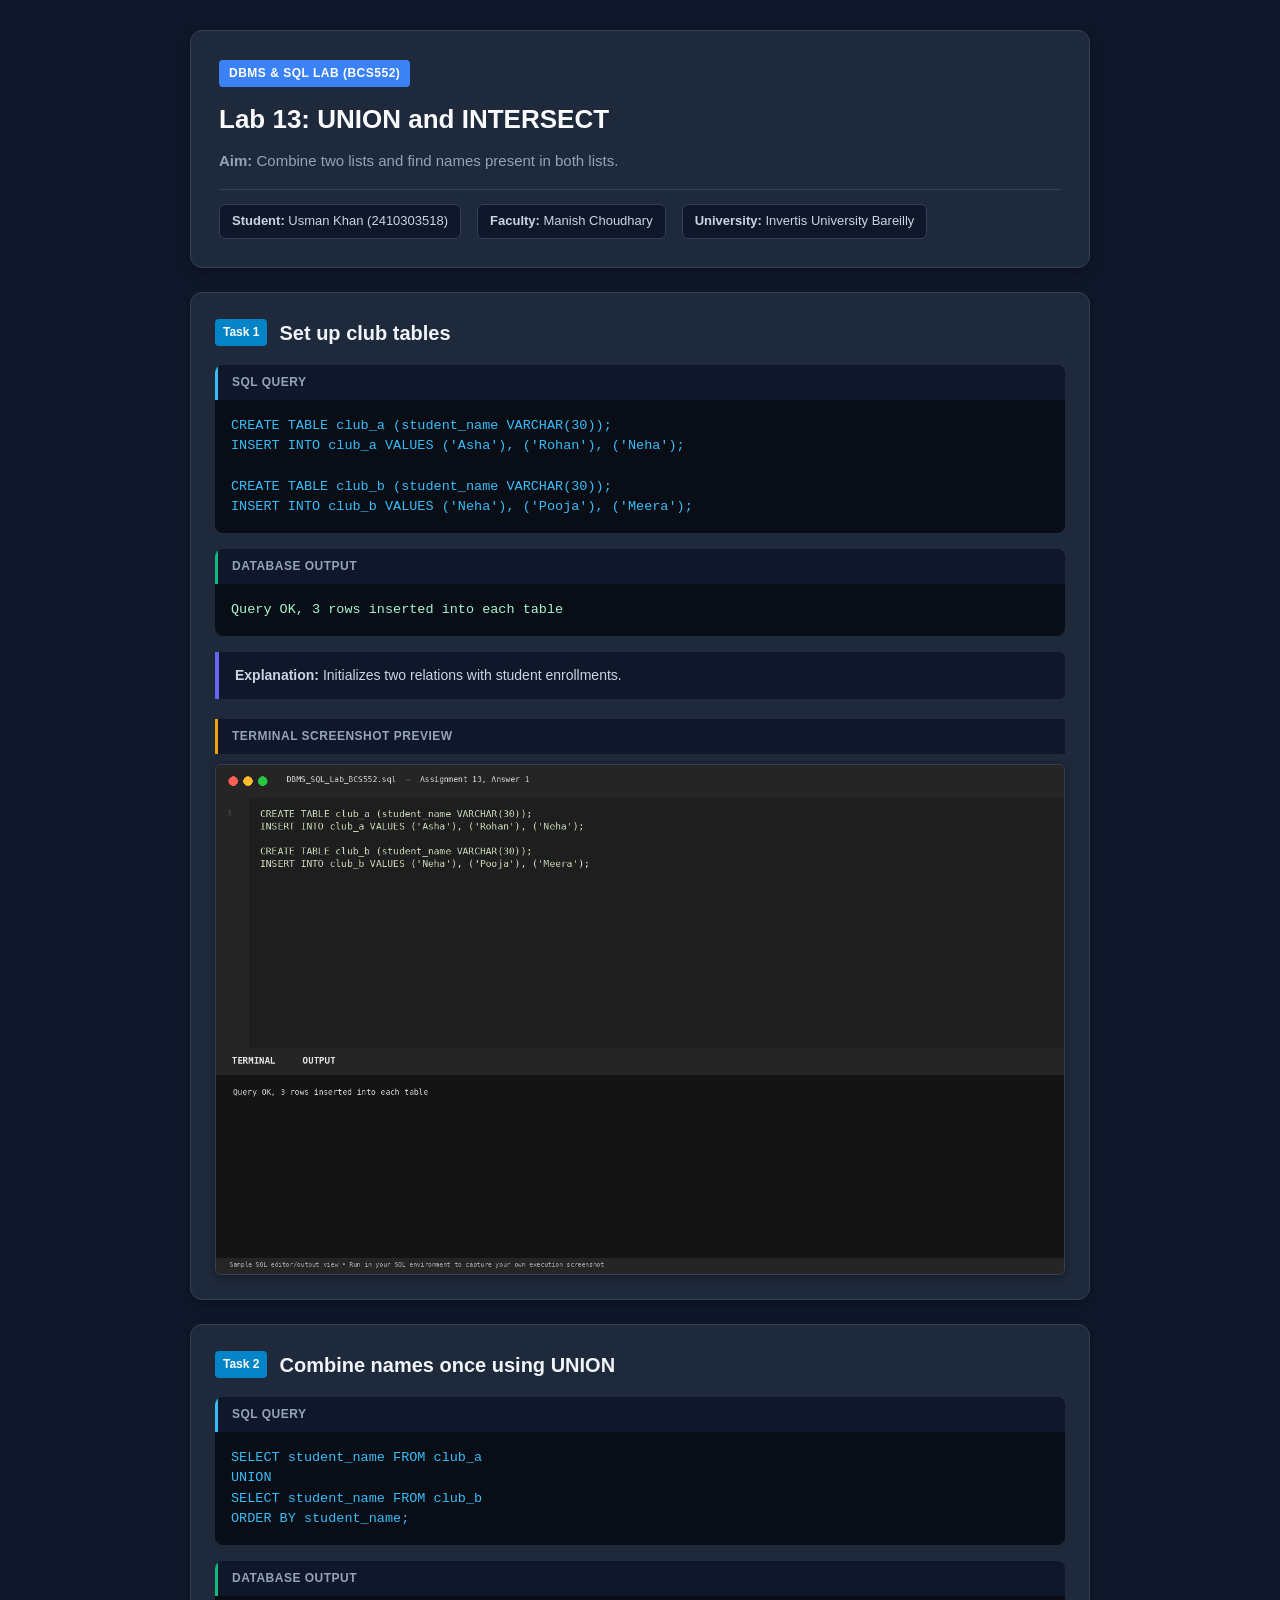
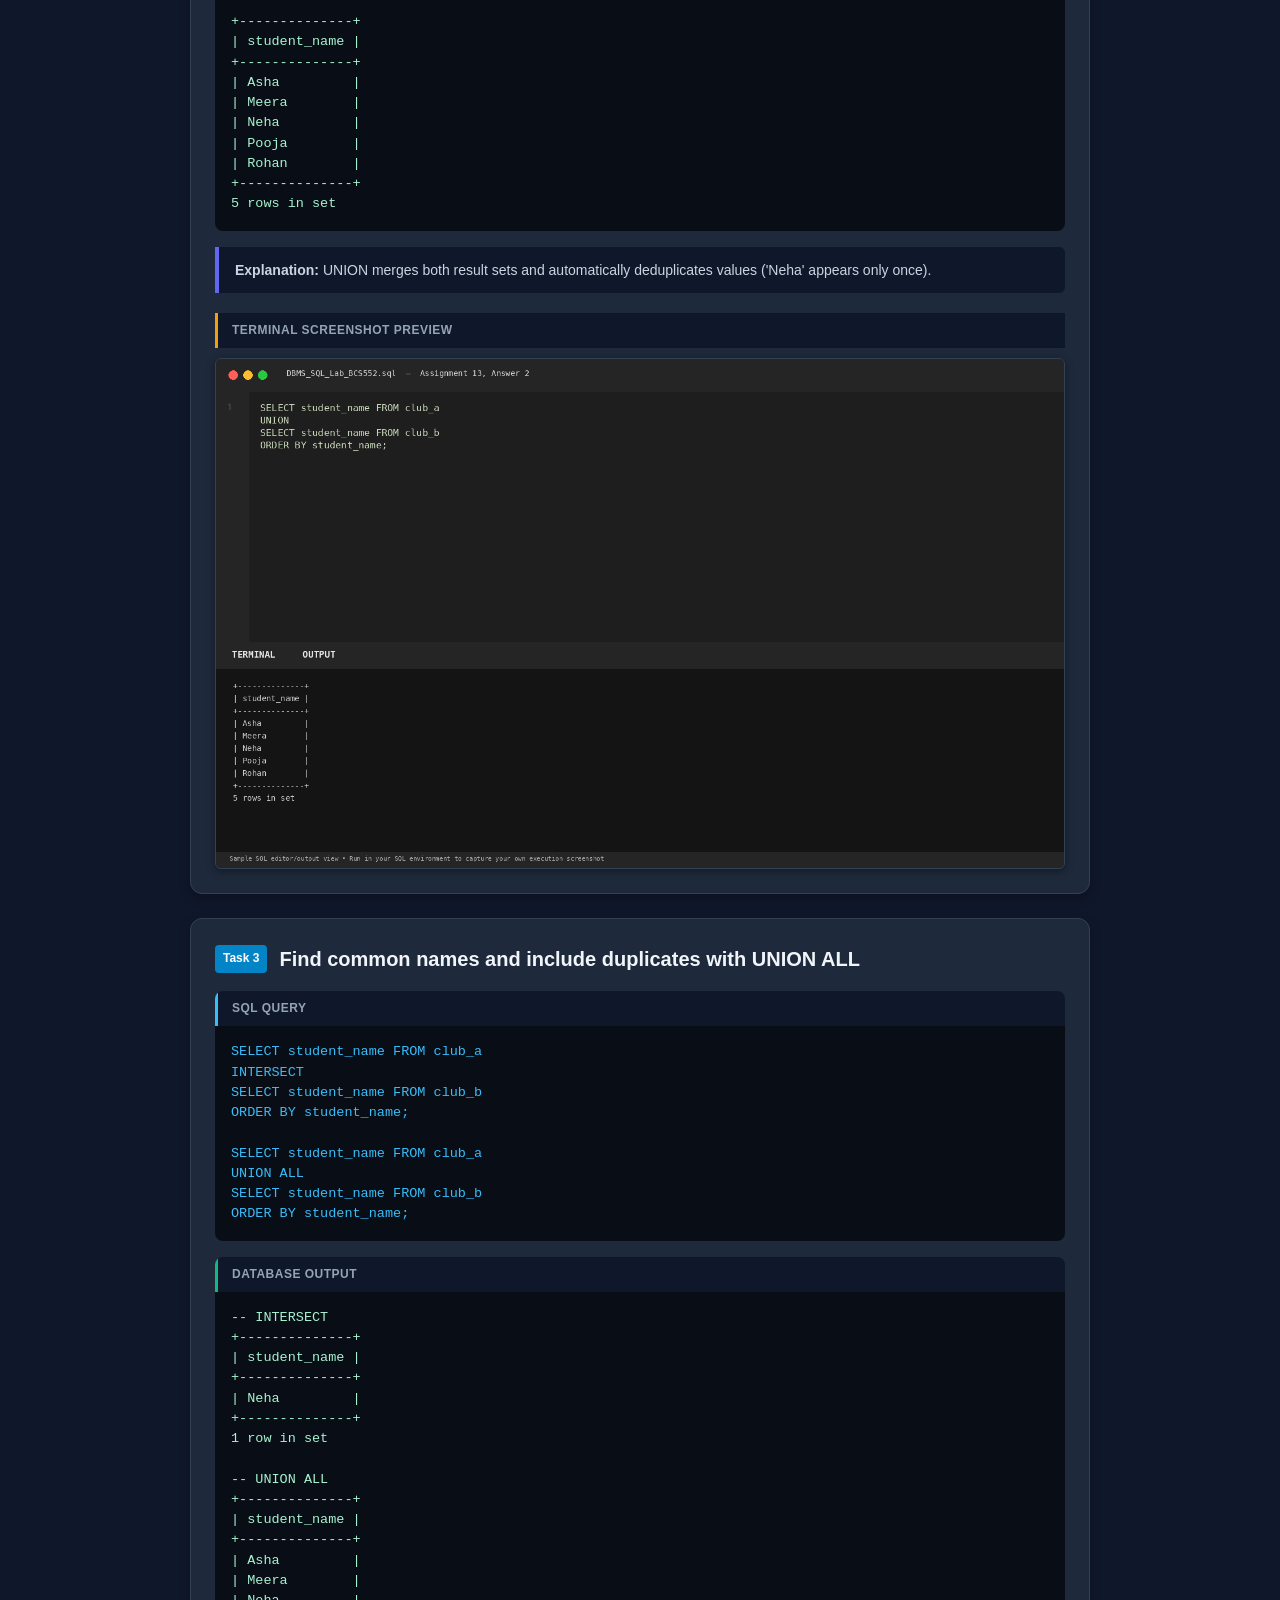
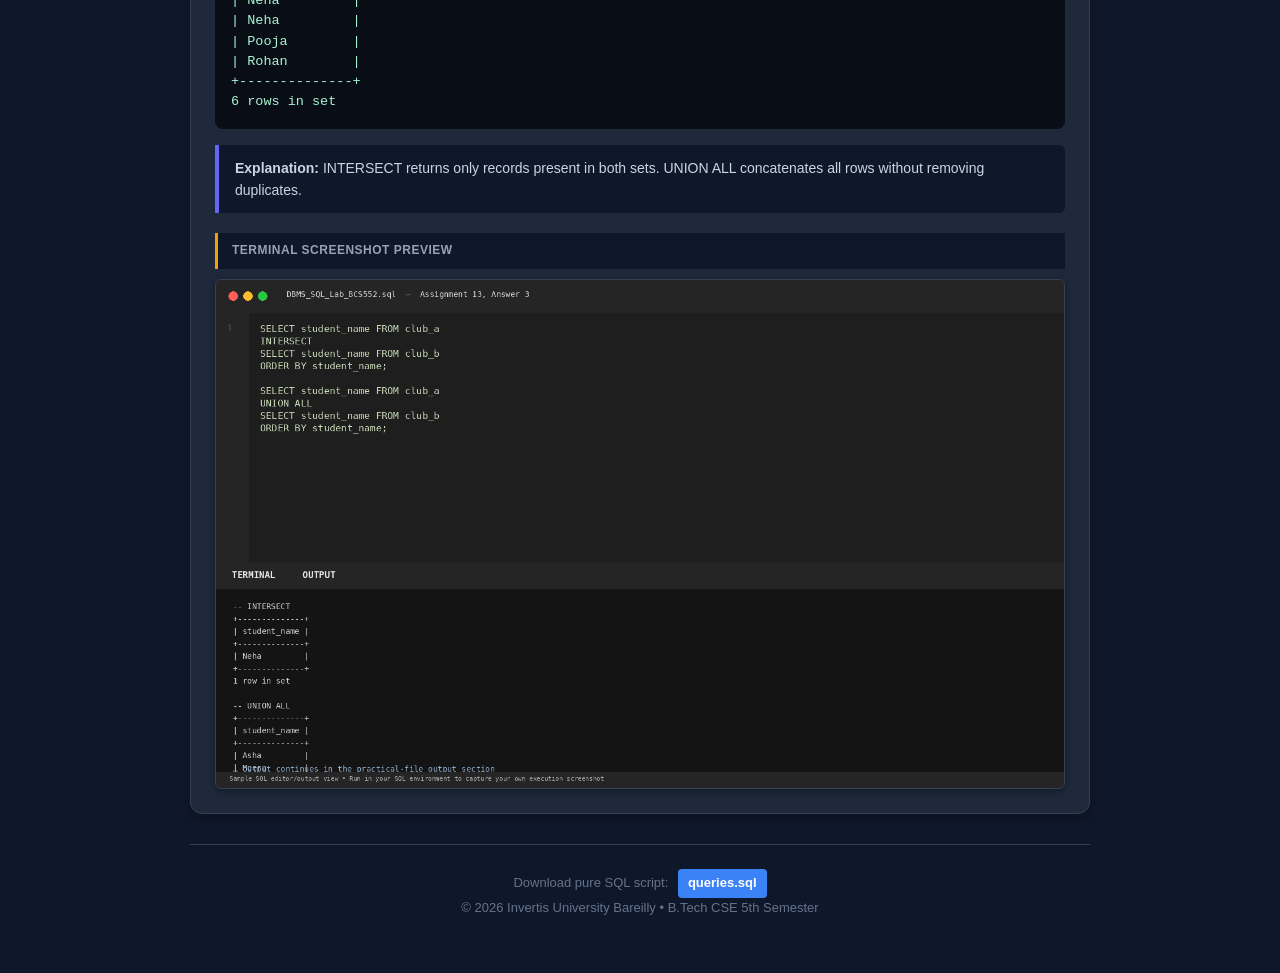
<file: Lab13/index.html>
<!DOCTYPE html>
<html lang="en">
<head>
    <meta charset="UTF-8">
    <meta name="viewport" content="width=device-width, initial-scale=1.0">
    <title>Lab 13 - UNION and INTERSECT</title>
    <link rel="stylesheet" href="style.css">
</head>
<body>
    <div class="container">
        <header class="header">
            <div class="badge">DBMS &amp; SQL LAB (BCS552)</div>
            <h1>Lab 13: UNION and INTERSECT</h1>
            <p class="aim"><strong>Aim:</strong> Combine two lists and find names present in both lists.</p>
            <div class="meta-info">
                <span><strong>Student:</strong> Usman Khan (2410303518)</span>
                <span><strong>Faculty:</strong> Manish Choudhary</span>
                <span><strong>University:</strong> Invertis University Bareilly</span>
            </div>
        </header>

        <main class="workbench">

            <section class="task-card">
                <div class="task-header">
                    <span class="task-number">Task 1</span>
                    <h2>Set up club tables</h2>
                </div>
                
                <div class="code-block">
                    <div class="code-title">SQL Query</div>
                    <pre><code class="language-sql">CREATE TABLE club_a (student_name VARCHAR(30));
INSERT INTO club_a VALUES ('Asha'), ('Rohan'), ('Neha');

CREATE TABLE club_b (student_name VARCHAR(30));
INSERT INTO club_b VALUES ('Neha'), ('Pooja'), ('Meera');</code></pre>
                </div>

                <div class="output-block">
                    <div class="output-title">Database Output</div>
                    <pre class="terminal-output">Query OK, 3 rows inserted into each table</pre>
                </div>

                <div class="explanation-box">
                    <strong>Explanation:</strong> Initializes two relations with student enrollments.
                </div>

                <div class="screenshot-preview">
                    <div class="screenshot-title">Terminal Screenshot Preview</div>
                    <img src="images/screenshot1.png" alt="Task 1 Screenshot">
                </div>
            </section>

            <section class="task-card">
                <div class="task-header">
                    <span class="task-number">Task 2</span>
                    <h2>Combine names once using UNION</h2>
                </div>
                
                <div class="code-block">
                    <div class="code-title">SQL Query</div>
                    <pre><code class="language-sql">SELECT student_name FROM club_a
UNION
SELECT student_name FROM club_b
ORDER BY student_name;</code></pre>
                </div>

                <div class="output-block">
                    <div class="output-title">Database Output</div>
                    <pre class="terminal-output">+--------------+
| student_name |
+--------------+
| Asha         |
| Meera        |
| Neha         |
| Pooja        |
| Rohan        |
+--------------+
5 rows in set</pre>
                </div>

                <div class="explanation-box">
                    <strong>Explanation:</strong> UNION merges both result sets and automatically deduplicates values ('Neha' appears only once).
                </div>

                <div class="screenshot-preview">
                    <div class="screenshot-title">Terminal Screenshot Preview</div>
                    <img src="images/screenshot2.png" alt="Task 2 Screenshot">
                </div>
            </section>

            <section class="task-card">
                <div class="task-header">
                    <span class="task-number">Task 3</span>
                    <h2>Find common names and include duplicates with UNION ALL</h2>
                </div>
                
                <div class="code-block">
                    <div class="code-title">SQL Query</div>
                    <pre><code class="language-sql">SELECT student_name FROM club_a
INTERSECT
SELECT student_name FROM club_b
ORDER BY student_name;

SELECT student_name FROM club_a
UNION ALL
SELECT student_name FROM club_b
ORDER BY student_name;</code></pre>
                </div>

                <div class="output-block">
                    <div class="output-title">Database Output</div>
                    <pre class="terminal-output">-- INTERSECT
+--------------+
| student_name |
+--------------+
| Neha         |
+--------------+
1 row in set

-- UNION ALL
+--------------+
| student_name |
+--------------+
| Asha         |
| Meera        |
| Neha         |
| Neha         |
| Pooja        |
| Rohan        |
+--------------+
6 rows in set</pre>
                </div>

                <div class="explanation-box">
                    <strong>Explanation:</strong> INTERSECT returns only records present in both sets. UNION ALL concatenates all rows without removing duplicates.
                </div>

                <div class="screenshot-preview">
                    <div class="screenshot-title">Terminal Screenshot Preview</div>
                    <img src="images/screenshot3.png" alt="Task 3 Screenshot">
                </div>
            </section>

        </main>

        <footer class="footer">
            <p>Download pure SQL script: <a href="queries.sql" class="sql-download-btn">queries.sql</a></p>
            <p>&copy; 2026 Invertis University Bareilly &bull; B.Tech CSE 5th Semester</p>
        </footer>
    </div>
</body>
</html>
</file>
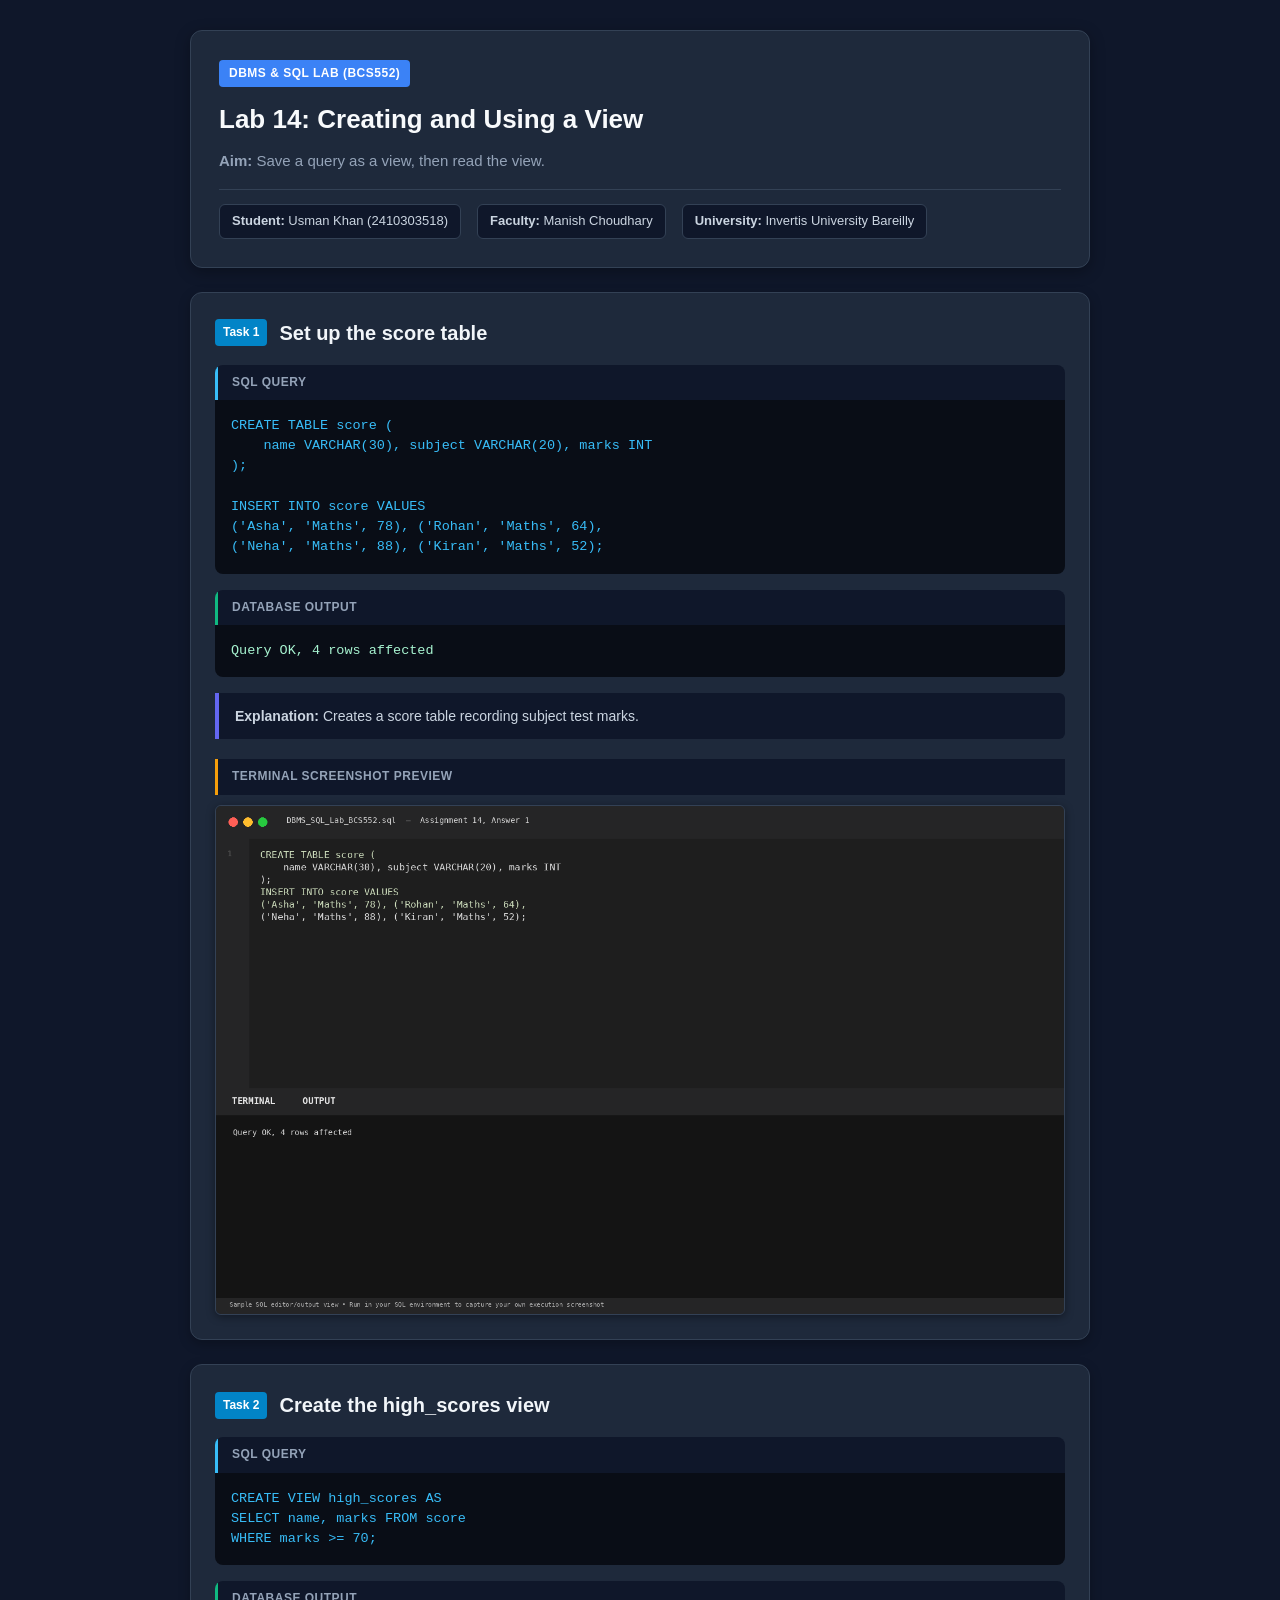
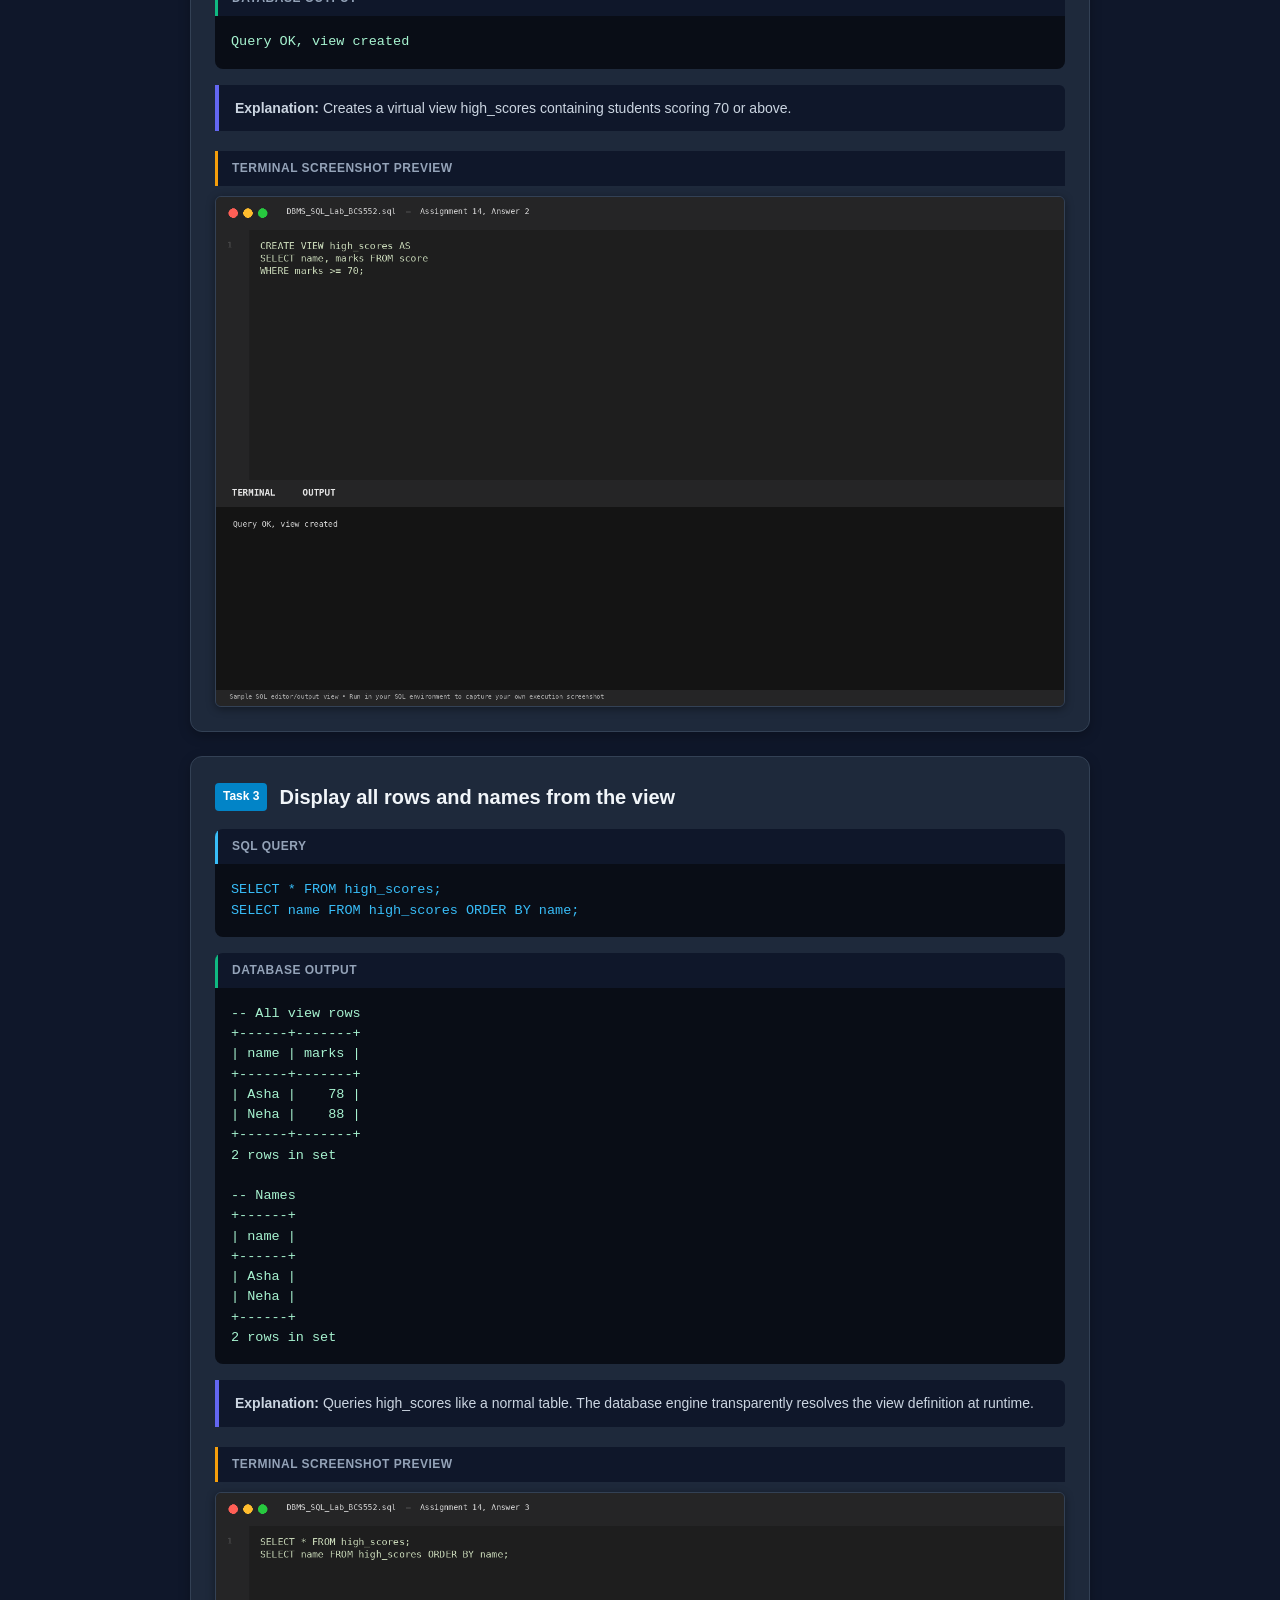
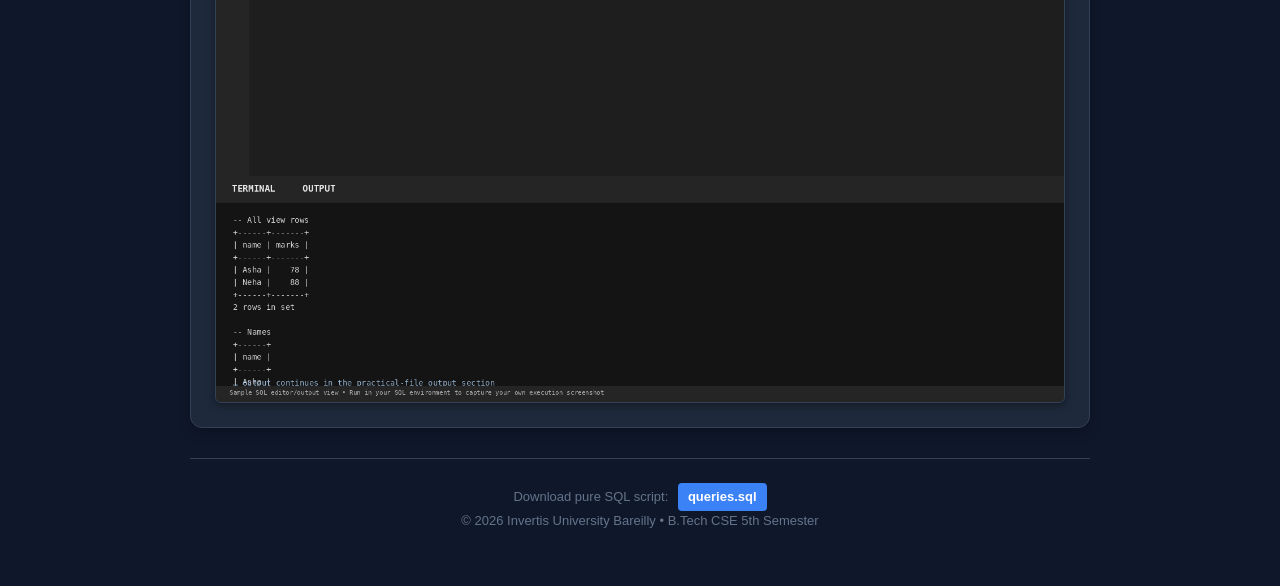
<file: Lab14/index.html>
<!DOCTYPE html>
<html lang="en">
<head>
    <meta charset="UTF-8">
    <meta name="viewport" content="width=device-width, initial-scale=1.0">
    <title>Lab 14 - Creating and Using a View</title>
    <link rel="stylesheet" href="style.css">
</head>
<body>
    <div class="container">
        <header class="header">
            <div class="badge">DBMS &amp; SQL LAB (BCS552)</div>
            <h1>Lab 14: Creating and Using a View</h1>
            <p class="aim"><strong>Aim:</strong> Save a query as a view, then read the view.</p>
            <div class="meta-info">
                <span><strong>Student:</strong> Usman Khan (2410303518)</span>
                <span><strong>Faculty:</strong> Manish Choudhary</span>
                <span><strong>University:</strong> Invertis University Bareilly</span>
            </div>
        </header>

        <main class="workbench">

            <section class="task-card">
                <div class="task-header">
                    <span class="task-number">Task 1</span>
                    <h2>Set up the score table</h2>
                </div>
                
                <div class="code-block">
                    <div class="code-title">SQL Query</div>
                    <pre><code class="language-sql">CREATE TABLE score (
    name VARCHAR(30), subject VARCHAR(20), marks INT
);

INSERT INTO score VALUES
('Asha', 'Maths', 78), ('Rohan', 'Maths', 64),
('Neha', 'Maths', 88), ('Kiran', 'Maths', 52);</code></pre>
                </div>

                <div class="output-block">
                    <div class="output-title">Database Output</div>
                    <pre class="terminal-output">Query OK, 4 rows affected</pre>
                </div>

                <div class="explanation-box">
                    <strong>Explanation:</strong> Creates a score table recording subject test marks.
                </div>

                <div class="screenshot-preview">
                    <div class="screenshot-title">Terminal Screenshot Preview</div>
                    <img src="images/screenshot1.png" alt="Task 1 Screenshot">
                </div>
            </section>

            <section class="task-card">
                <div class="task-header">
                    <span class="task-number">Task 2</span>
                    <h2>Create the high_scores view</h2>
                </div>
                
                <div class="code-block">
                    <div class="code-title">SQL Query</div>
                    <pre><code class="language-sql">CREATE VIEW high_scores AS
SELECT name, marks FROM score
WHERE marks &gt;= 70;</code></pre>
                </div>

                <div class="output-block">
                    <div class="output-title">Database Output</div>
                    <pre class="terminal-output">Query OK, view created</pre>
                </div>

                <div class="explanation-box">
                    <strong>Explanation:</strong> Creates a virtual view high_scores containing students scoring 70 or above.
                </div>

                <div class="screenshot-preview">
                    <div class="screenshot-title">Terminal Screenshot Preview</div>
                    <img src="images/screenshot2.png" alt="Task 2 Screenshot">
                </div>
            </section>

            <section class="task-card">
                <div class="task-header">
                    <span class="task-number">Task 3</span>
                    <h2>Display all rows and names from the view</h2>
                </div>
                
                <div class="code-block">
                    <div class="code-title">SQL Query</div>
                    <pre><code class="language-sql">SELECT * FROM high_scores;
SELECT name FROM high_scores ORDER BY name;</code></pre>
                </div>

                <div class="output-block">
                    <div class="output-title">Database Output</div>
                    <pre class="terminal-output">-- All view rows
+------+-------+
| name | marks |
+------+-------+
| Asha |    78 |
| Neha |    88 |
+------+-------+
2 rows in set

-- Names
+------+
| name |
+------+
| Asha |
| Neha |
+------+
2 rows in set</pre>
                </div>

                <div class="explanation-box">
                    <strong>Explanation:</strong> Queries high_scores like a normal table. The database engine transparently resolves the view definition at runtime.
                </div>

                <div class="screenshot-preview">
                    <div class="screenshot-title">Terminal Screenshot Preview</div>
                    <img src="images/screenshot3.png" alt="Task 3 Screenshot">
                </div>
            </section>

        </main>

        <footer class="footer">
            <p>Download pure SQL script: <a href="queries.sql" class="sql-download-btn">queries.sql</a></p>
            <p>&copy; 2026 Invertis University Bareilly &bull; B.Tech CSE 5th Semester</p>
        </footer>
    </div>
</body>
</html>
</file>
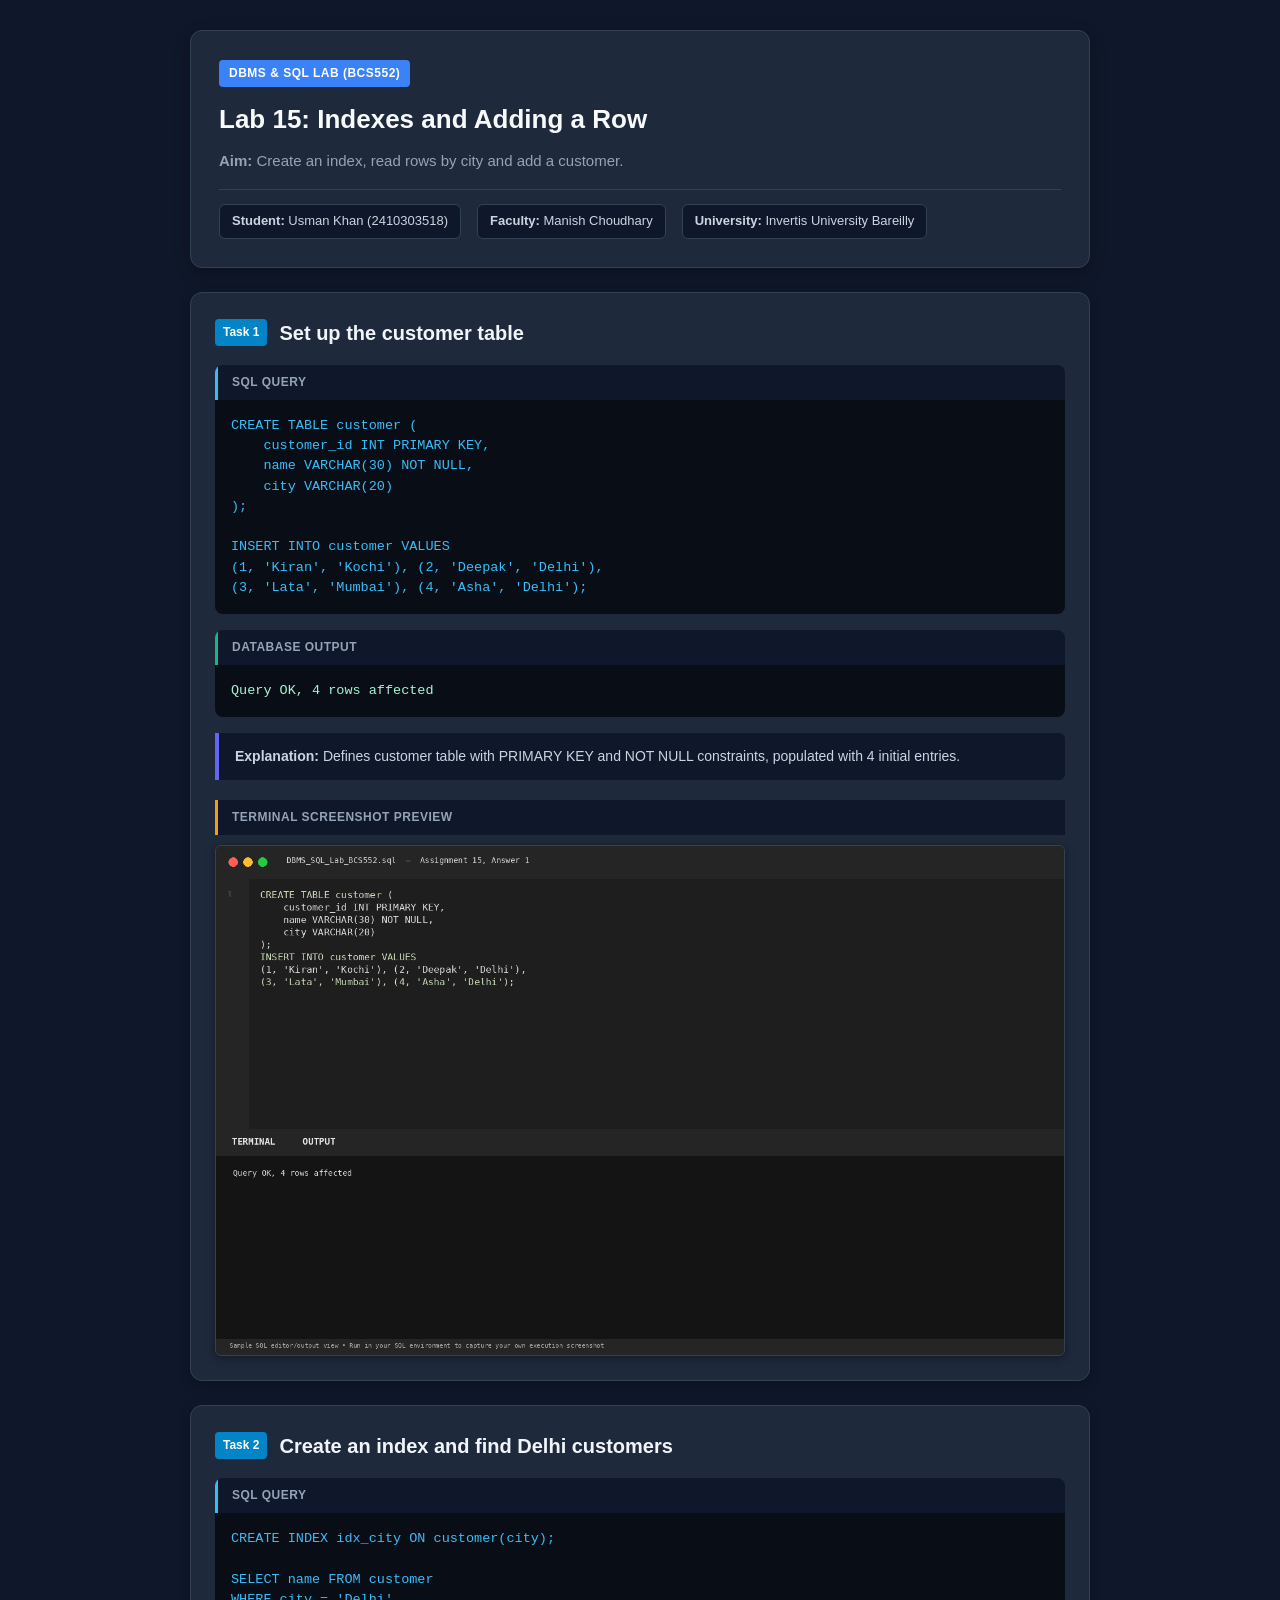
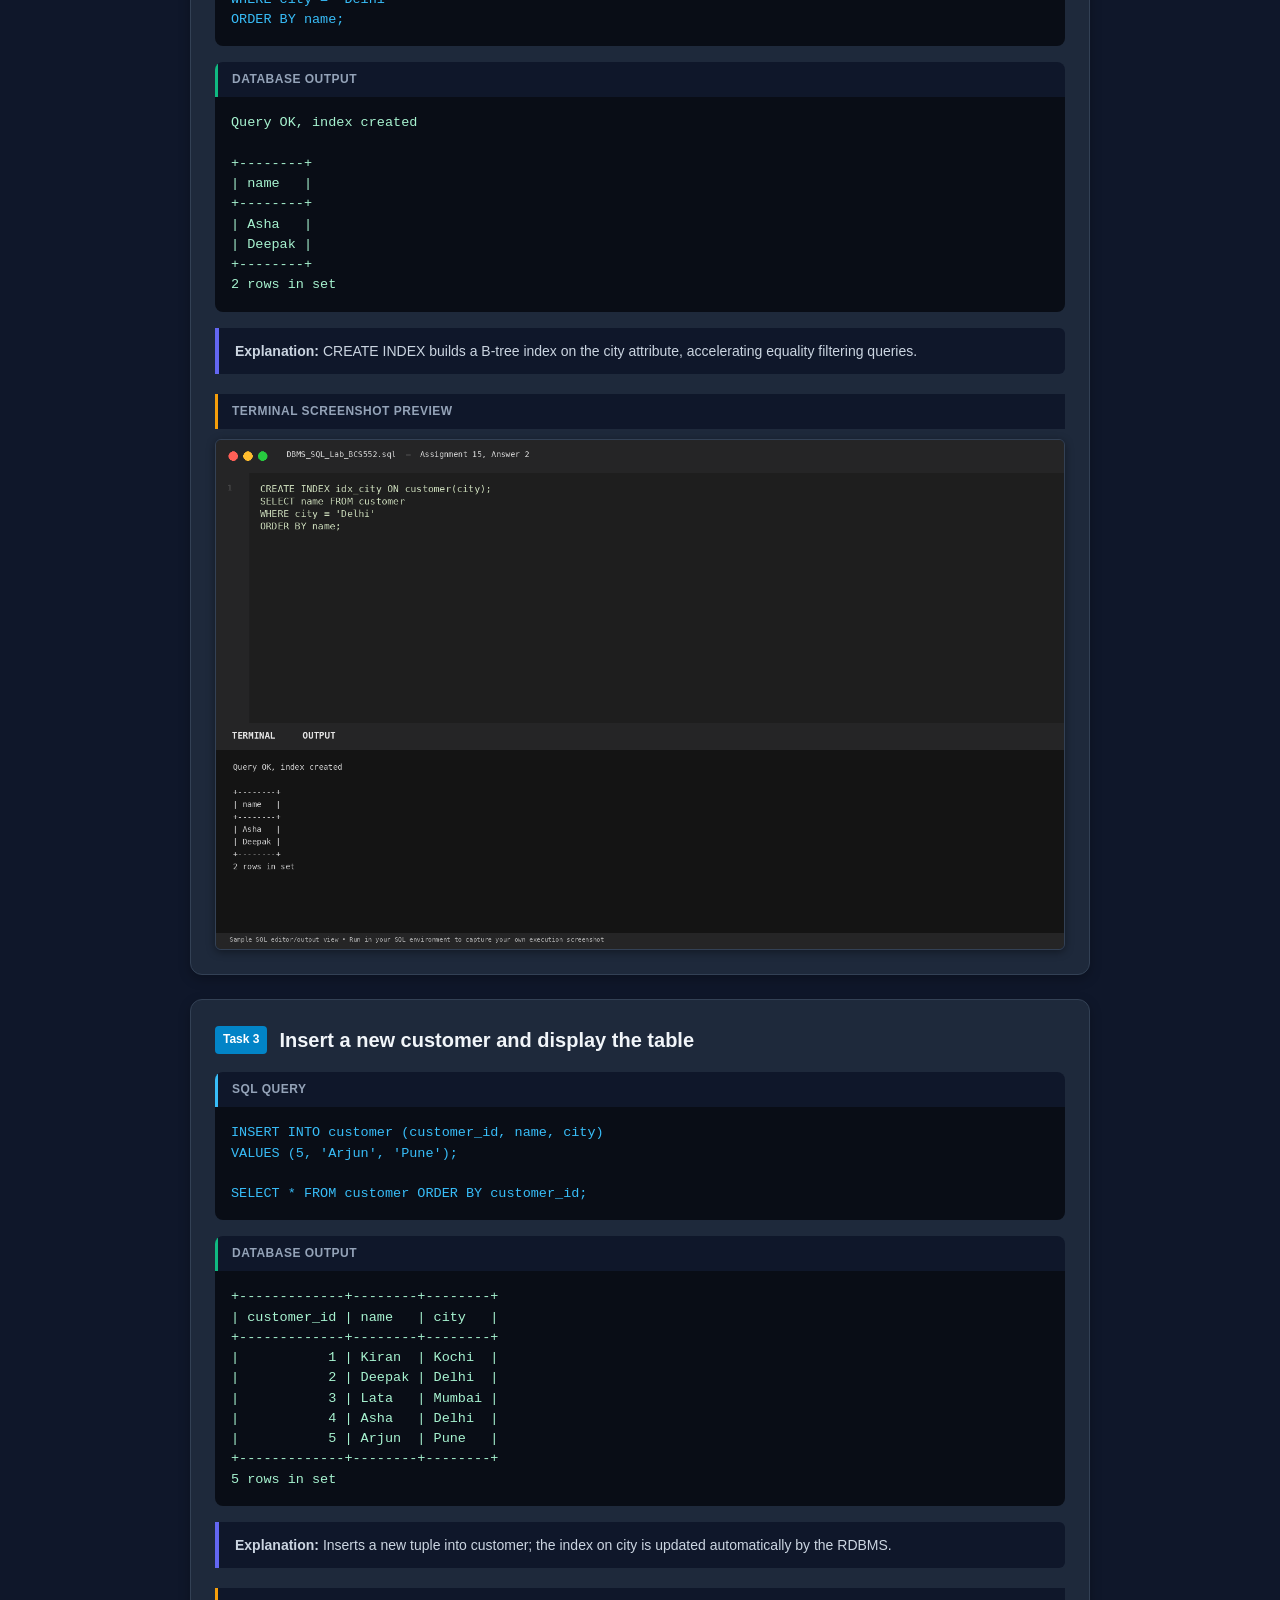
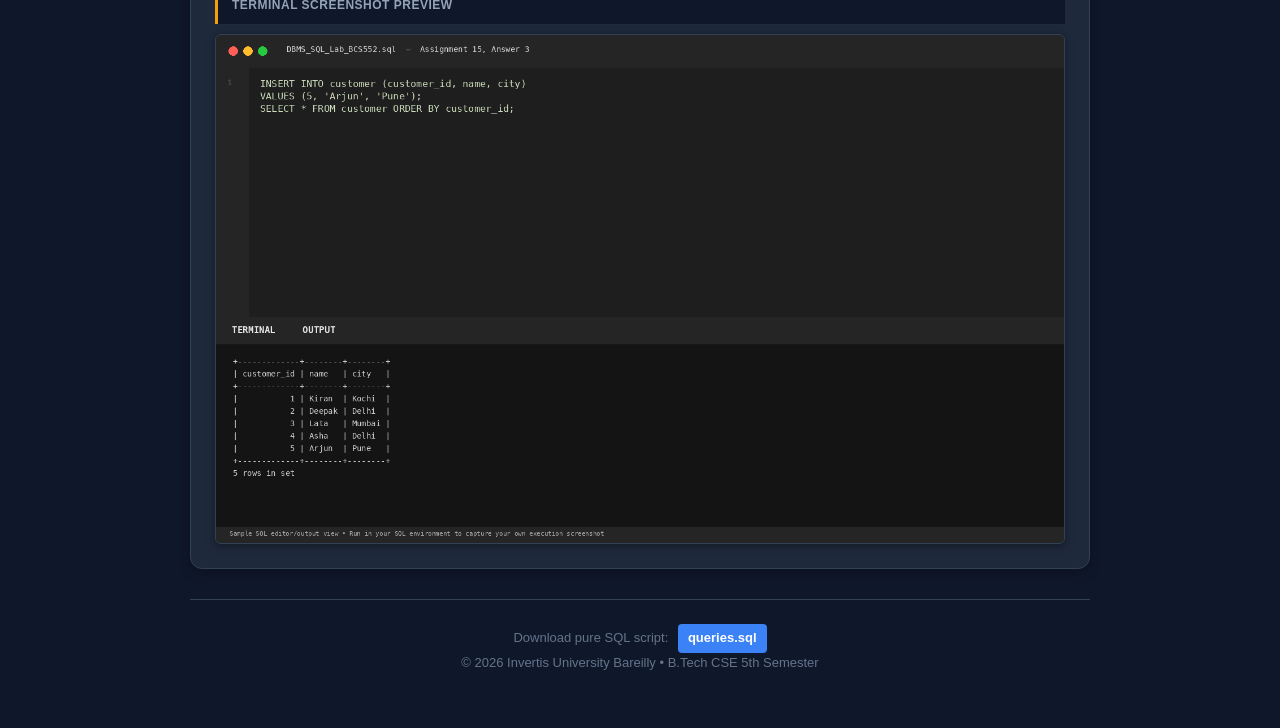
<file: Lab15/index.html>
<!DOCTYPE html>
<html lang="en">
<head>
    <meta charset="UTF-8">
    <meta name="viewport" content="width=device-width, initial-scale=1.0">
    <title>Lab 15 - Indexes and Adding a Row</title>
    <link rel="stylesheet" href="style.css">
</head>
<body>
    <div class="container">
        <header class="header">
            <div class="badge">DBMS &amp; SQL LAB (BCS552)</div>
            <h1>Lab 15: Indexes and Adding a Row</h1>
            <p class="aim"><strong>Aim:</strong> Create an index, read rows by city and add a customer.</p>
            <div class="meta-info">
                <span><strong>Student:</strong> Usman Khan (2410303518)</span>
                <span><strong>Faculty:</strong> Manish Choudhary</span>
                <span><strong>University:</strong> Invertis University Bareilly</span>
            </div>
        </header>

        <main class="workbench">

            <section class="task-card">
                <div class="task-header">
                    <span class="task-number">Task 1</span>
                    <h2>Set up the customer table</h2>
                </div>
                
                <div class="code-block">
                    <div class="code-title">SQL Query</div>
                    <pre><code class="language-sql">CREATE TABLE customer (
    customer_id INT PRIMARY KEY,
    name VARCHAR(30) NOT NULL,
    city VARCHAR(20)
);

INSERT INTO customer VALUES
(1, 'Kiran', 'Kochi'), (2, 'Deepak', 'Delhi'),
(3, 'Lata', 'Mumbai'), (4, 'Asha', 'Delhi');</code></pre>
                </div>

                <div class="output-block">
                    <div class="output-title">Database Output</div>
                    <pre class="terminal-output">Query OK, 4 rows affected</pre>
                </div>

                <div class="explanation-box">
                    <strong>Explanation:</strong> Defines customer table with PRIMARY KEY and NOT NULL constraints, populated with 4 initial entries.
                </div>

                <div class="screenshot-preview">
                    <div class="screenshot-title">Terminal Screenshot Preview</div>
                    <img src="images/screenshot1.png" alt="Task 1 Screenshot">
                </div>
            </section>

            <section class="task-card">
                <div class="task-header">
                    <span class="task-number">Task 2</span>
                    <h2>Create an index and find Delhi customers</h2>
                </div>
                
                <div class="code-block">
                    <div class="code-title">SQL Query</div>
                    <pre><code class="language-sql">CREATE INDEX idx_city ON customer(city);

SELECT name FROM customer
WHERE city = 'Delhi'
ORDER BY name;</code></pre>
                </div>

                <div class="output-block">
                    <div class="output-title">Database Output</div>
                    <pre class="terminal-output">Query OK, index created

+--------+
| name   |
+--------+
| Asha   |
| Deepak |
+--------+
2 rows in set</pre>
                </div>

                <div class="explanation-box">
                    <strong>Explanation:</strong> CREATE INDEX builds a B-tree index on the city attribute, accelerating equality filtering queries.
                </div>

                <div class="screenshot-preview">
                    <div class="screenshot-title">Terminal Screenshot Preview</div>
                    <img src="images/screenshot2.png" alt="Task 2 Screenshot">
                </div>
            </section>

            <section class="task-card">
                <div class="task-header">
                    <span class="task-number">Task 3</span>
                    <h2>Insert a new customer and display the table</h2>
                </div>
                
                <div class="code-block">
                    <div class="code-title">SQL Query</div>
                    <pre><code class="language-sql">INSERT INTO customer (customer_id, name, city)
VALUES (5, 'Arjun', 'Pune');

SELECT * FROM customer ORDER BY customer_id;</code></pre>
                </div>

                <div class="output-block">
                    <div class="output-title">Database Output</div>
                    <pre class="terminal-output">+-------------+--------+--------+
| customer_id | name   | city   |
+-------------+--------+--------+
|           1 | Kiran  | Kochi  |
|           2 | Deepak | Delhi  |
|           3 | Lata   | Mumbai |
|           4 | Asha   | Delhi  |
|           5 | Arjun  | Pune   |
+-------------+--------+--------+
5 rows in set</pre>
                </div>

                <div class="explanation-box">
                    <strong>Explanation:</strong> Inserts a new tuple into customer; the index on city is updated automatically by the RDBMS.
                </div>

                <div class="screenshot-preview">
                    <div class="screenshot-title">Terminal Screenshot Preview</div>
                    <img src="images/screenshot3.png" alt="Task 3 Screenshot">
                </div>
            </section>

        </main>

        <footer class="footer">
            <p>Download pure SQL script: <a href="queries.sql" class="sql-download-btn">queries.sql</a></p>
            <p>&copy; 2026 Invertis University Bareilly &bull; B.Tech CSE 5th Semester</p>
        </footer>
    </div>
</body>
</html>
</file>
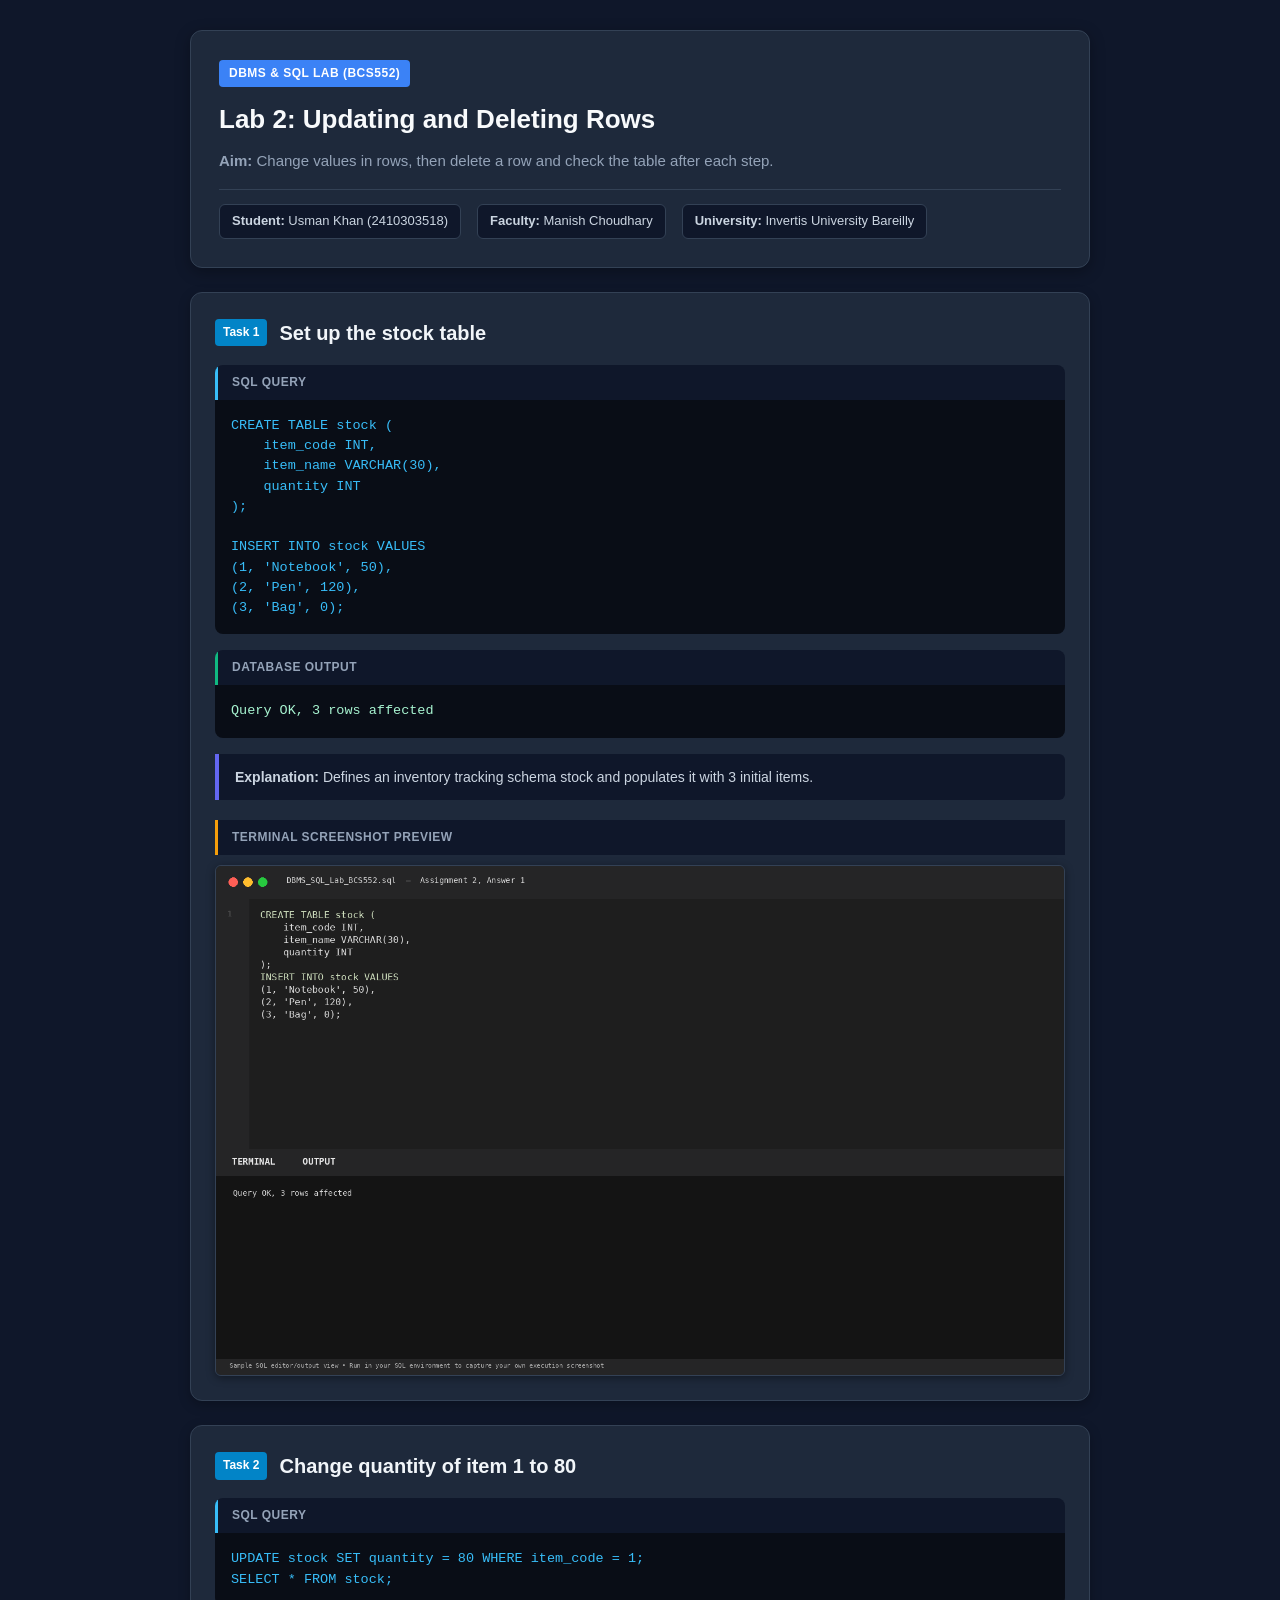
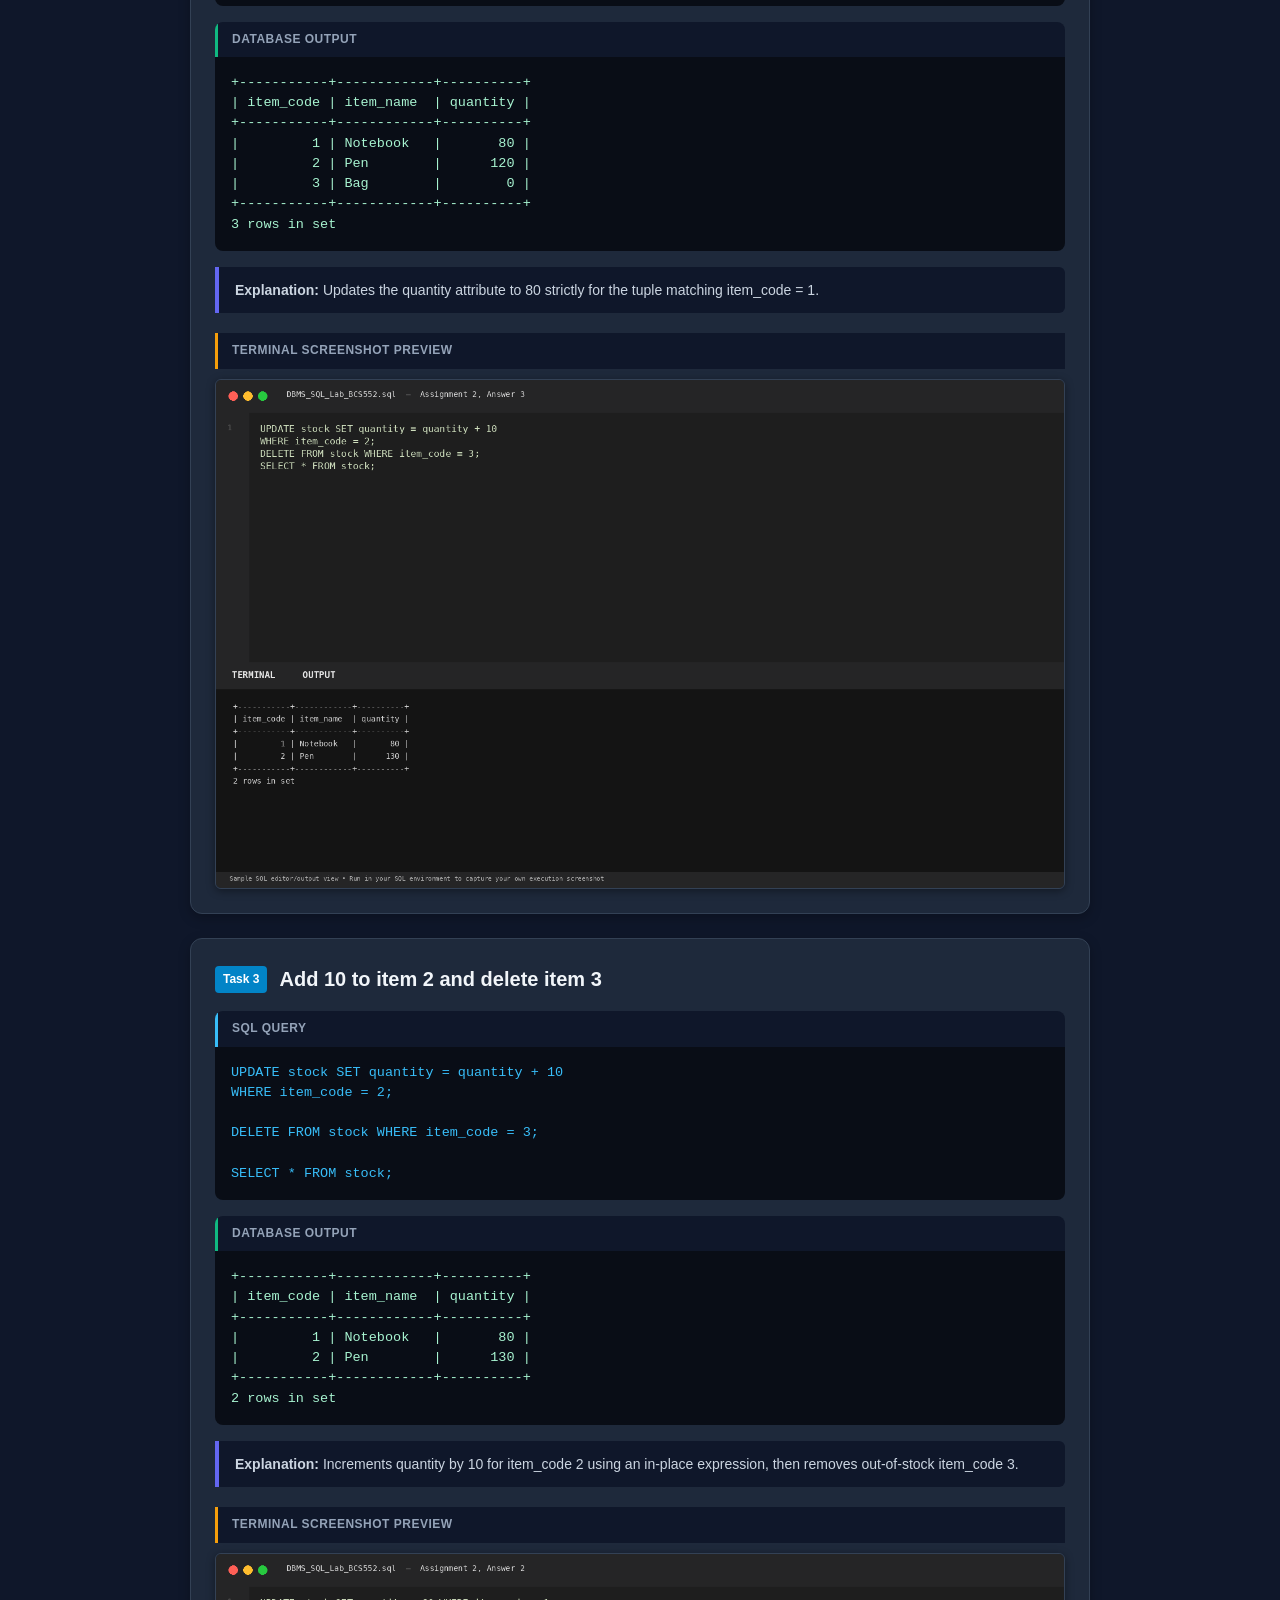
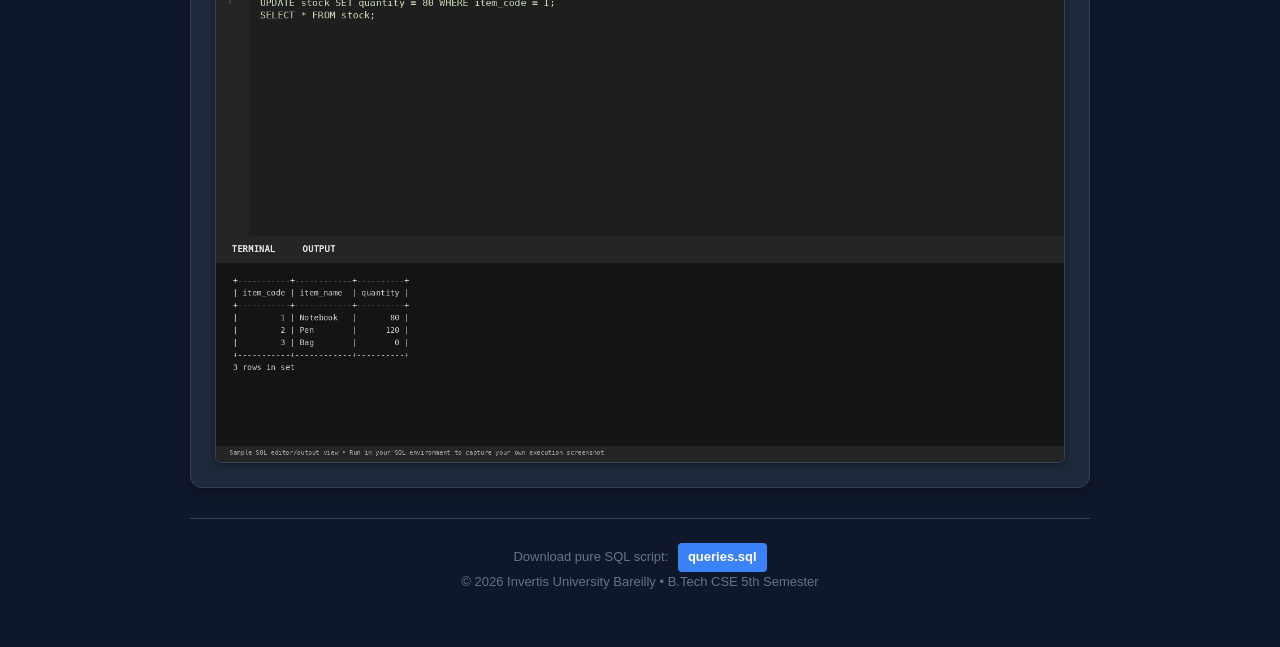
<file: Lab2/index.html>
<!DOCTYPE html>
<html lang="en">
<head>
    <meta charset="UTF-8">
    <meta name="viewport" content="width=device-width, initial-scale=1.0">
    <title>Lab 2 - Updating and Deleting Rows</title>
    <link rel="stylesheet" href="style.css">
</head>
<body>
    <div class="container">
        <header class="header">
            <div class="badge">DBMS &amp; SQL LAB (BCS552)</div>
            <h1>Lab 2: Updating and Deleting Rows</h1>
            <p class="aim"><strong>Aim:</strong> Change values in rows, then delete a row and check the table after each step.</p>
            <div class="meta-info">
                <span><strong>Student:</strong> Usman Khan (2410303518)</span>
                <span><strong>Faculty:</strong> Manish Choudhary</span>
                <span><strong>University:</strong> Invertis University Bareilly</span>
            </div>
        </header>

        <main class="workbench">

            <section class="task-card">
                <div class="task-header">
                    <span class="task-number">Task 1</span>
                    <h2>Set up the stock table</h2>
                </div>
                
                <div class="code-block">
                    <div class="code-title">SQL Query</div>
                    <pre><code class="language-sql">CREATE TABLE stock (
    item_code INT,
    item_name VARCHAR(30),
    quantity INT
);

INSERT INTO stock VALUES
(1, 'Notebook', 50),
(2, 'Pen', 120),
(3, 'Bag', 0);</code></pre>
                </div>

                <div class="output-block">
                    <div class="output-title">Database Output</div>
                    <pre class="terminal-output">Query OK, 3 rows affected</pre>
                </div>

                <div class="explanation-box">
                    <strong>Explanation:</strong> Defines an inventory tracking schema stock and populates it with 3 initial items.
                </div>

                <div class="screenshot-preview">
                    <div class="screenshot-title">Terminal Screenshot Preview</div>
                    <img src="images/screenshot1.png" alt="Task 1 Screenshot">
                </div>
            </section>

            <section class="task-card">
                <div class="task-header">
                    <span class="task-number">Task 2</span>
                    <h2>Change quantity of item 1 to 80</h2>
                </div>
                
                <div class="code-block">
                    <div class="code-title">SQL Query</div>
                    <pre><code class="language-sql">UPDATE stock SET quantity = 80 WHERE item_code = 1;
SELECT * FROM stock;</code></pre>
                </div>

                <div class="output-block">
                    <div class="output-title">Database Output</div>
                    <pre class="terminal-output">+-----------+------------+----------+
| item_code | item_name  | quantity |
+-----------+------------+----------+
|         1 | Notebook   |       80 |
|         2 | Pen        |      120 |
|         3 | Bag        |        0 |
+-----------+------------+----------+
3 rows in set</pre>
                </div>

                <div class="explanation-box">
                    <strong>Explanation:</strong> Updates the quantity attribute to 80 strictly for the tuple matching item_code = 1.
                </div>

                <div class="screenshot-preview">
                    <div class="screenshot-title">Terminal Screenshot Preview</div>
                    <img src="images/screenshot2.png" alt="Task 2 Screenshot">
                </div>
            </section>

            <section class="task-card">
                <div class="task-header">
                    <span class="task-number">Task 3</span>
                    <h2>Add 10 to item 2 and delete item 3</h2>
                </div>
                
                <div class="code-block">
                    <div class="code-title">SQL Query</div>
                    <pre><code class="language-sql">UPDATE stock SET quantity = quantity + 10
WHERE item_code = 2;

DELETE FROM stock WHERE item_code = 3;

SELECT * FROM stock;</code></pre>
                </div>

                <div class="output-block">
                    <div class="output-title">Database Output</div>
                    <pre class="terminal-output">+-----------+------------+----------+
| item_code | item_name  | quantity |
+-----------+------------+----------+
|         1 | Notebook   |       80 |
|         2 | Pen        |      130 |
+-----------+------------+----------+
2 rows in set</pre>
                </div>

                <div class="explanation-box">
                    <strong>Explanation:</strong> Increments quantity by 10 for item_code 2 using an in-place expression, then removes out-of-stock item_code 3.
                </div>

                <div class="screenshot-preview">
                    <div class="screenshot-title">Terminal Screenshot Preview</div>
                    <img src="images/screenshot3.png" alt="Task 3 Screenshot">
                </div>
            </section>

        </main>

        <footer class="footer">
            <p>Download pure SQL script: <a href="queries.sql" class="sql-download-btn">queries.sql</a></p>
            <p>&copy; 2026 Invertis University Bareilly &bull; B.Tech CSE 5th Semester</p>
        </footer>
    </div>
</body>
</html>
</file>
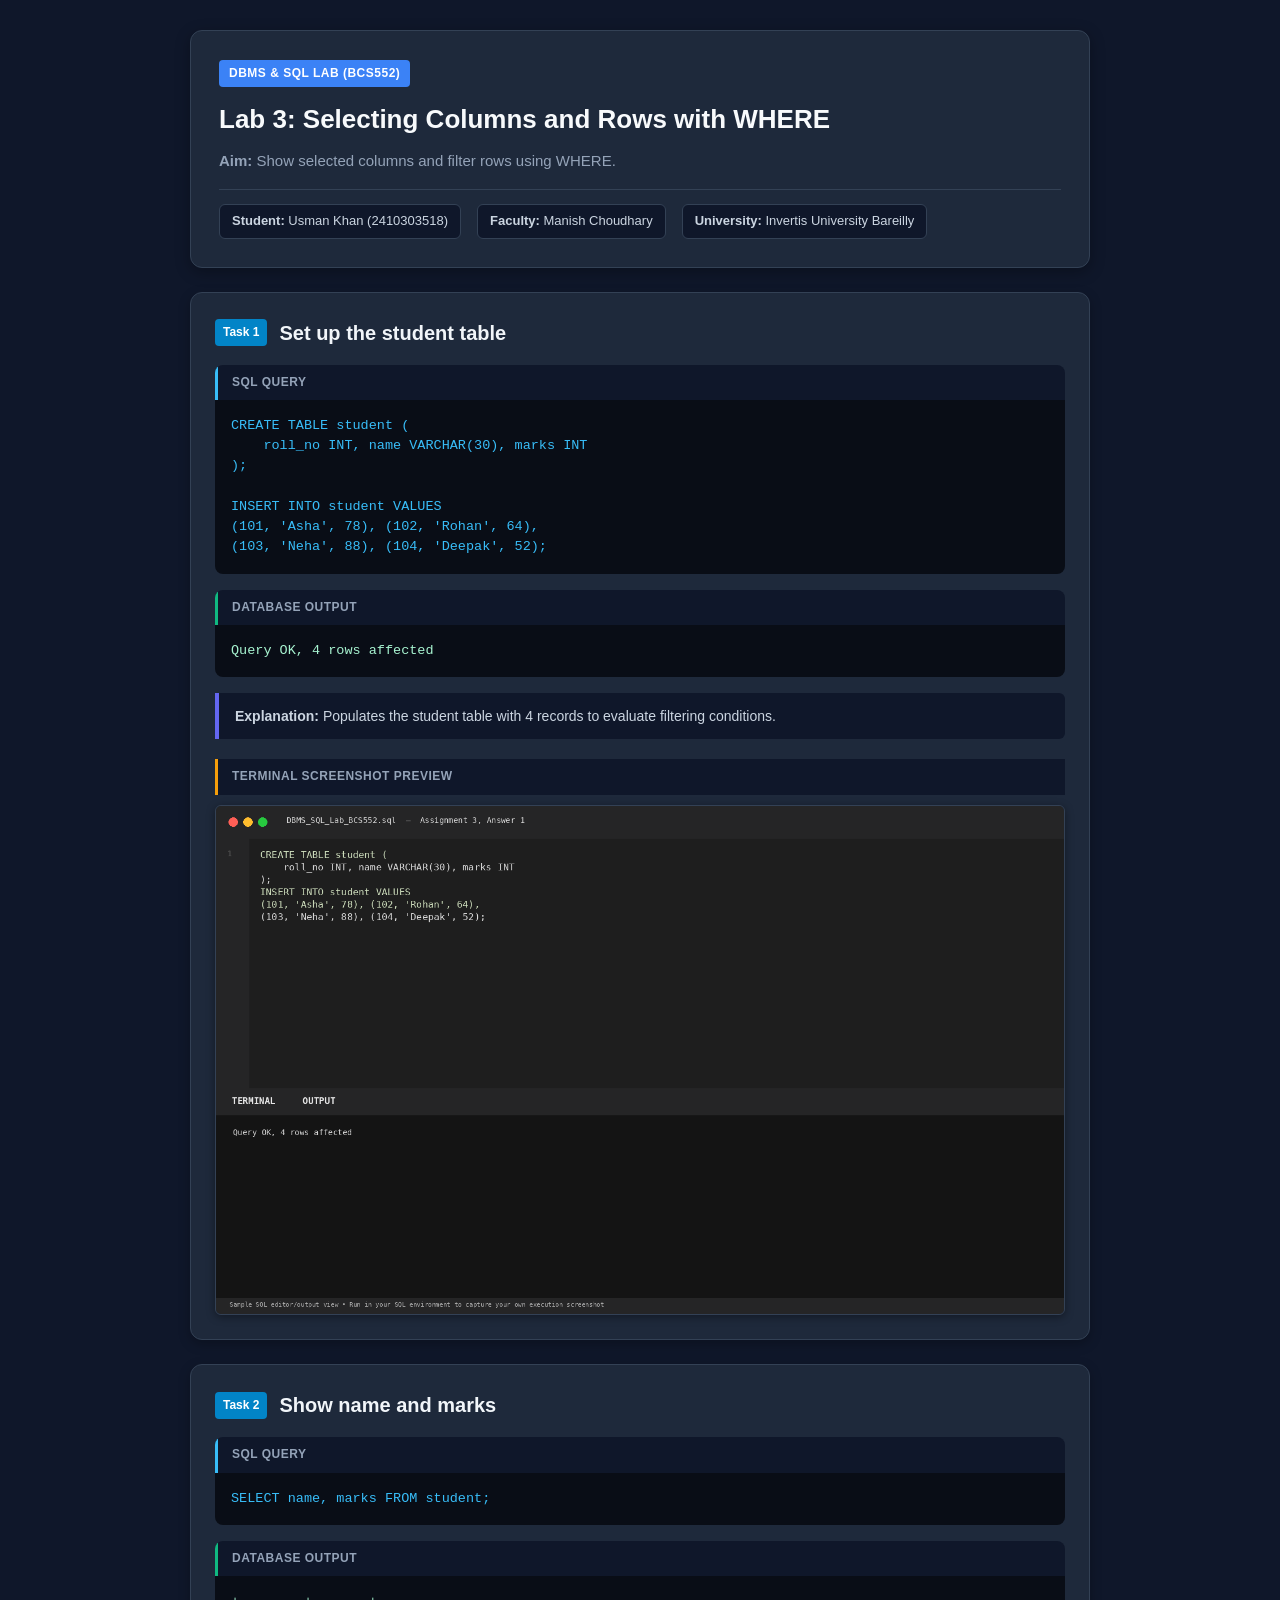
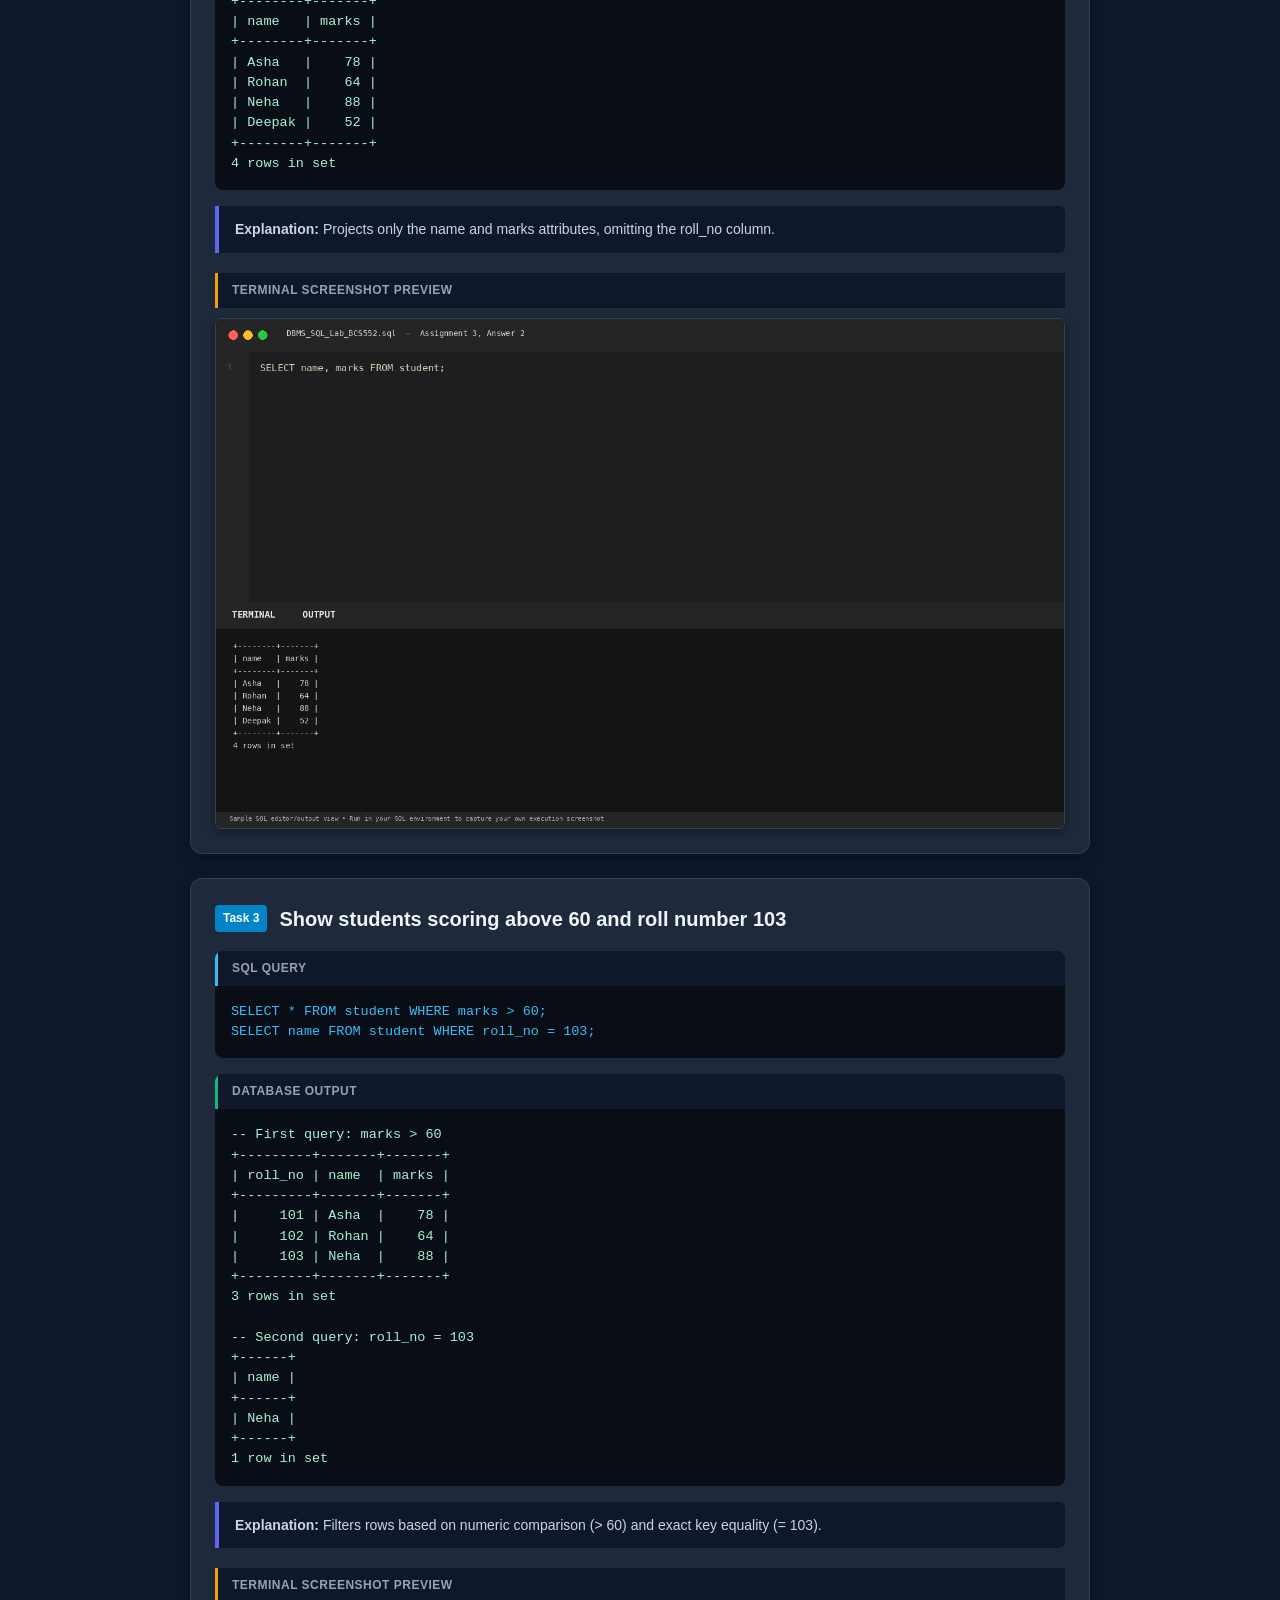
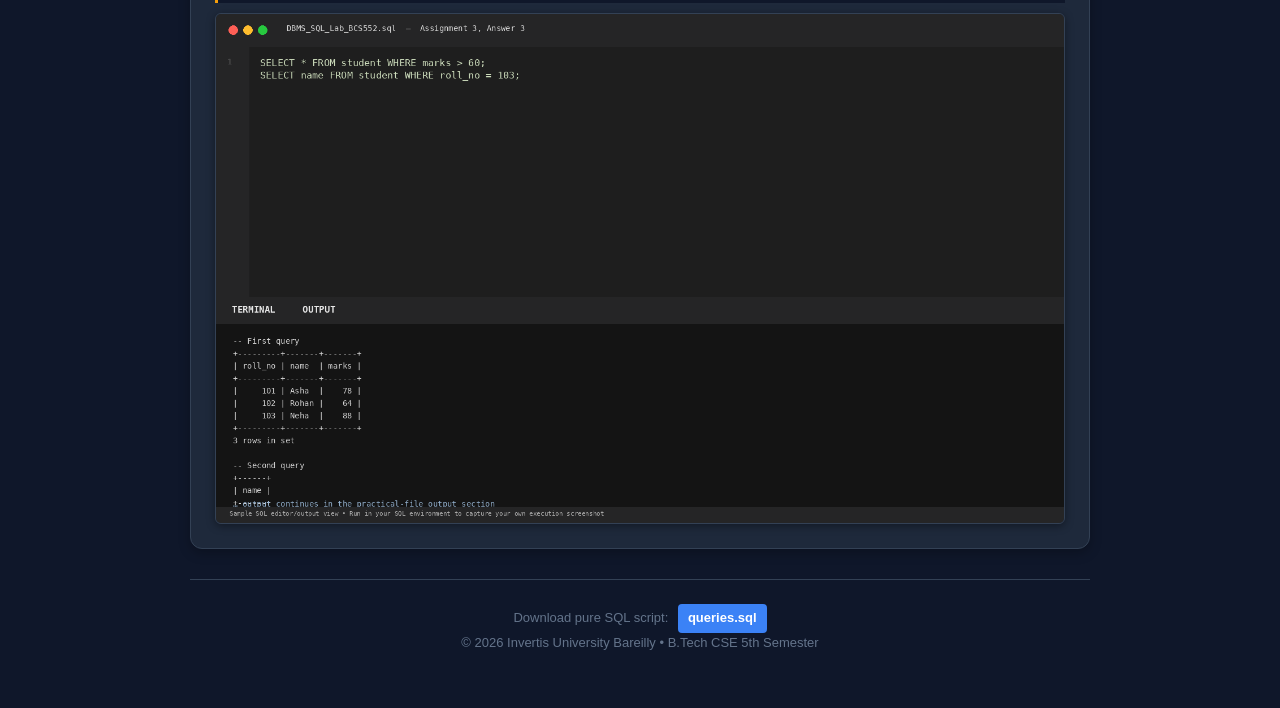
<file: Lab3/index.html>
<!DOCTYPE html>
<html lang="en">
<head>
    <meta charset="UTF-8">
    <meta name="viewport" content="width=device-width, initial-scale=1.0">
    <title>Lab 3 - Selecting Columns and Rows with WHERE</title>
    <link rel="stylesheet" href="style.css">
</head>
<body>
    <div class="container">
        <header class="header">
            <div class="badge">DBMS &amp; SQL LAB (BCS552)</div>
            <h1>Lab 3: Selecting Columns and Rows with WHERE</h1>
            <p class="aim"><strong>Aim:</strong> Show selected columns and filter rows using WHERE.</p>
            <div class="meta-info">
                <span><strong>Student:</strong> Usman Khan (2410303518)</span>
                <span><strong>Faculty:</strong> Manish Choudhary</span>
                <span><strong>University:</strong> Invertis University Bareilly</span>
            </div>
        </header>

        <main class="workbench">

            <section class="task-card">
                <div class="task-header">
                    <span class="task-number">Task 1</span>
                    <h2>Set up the student table</h2>
                </div>
                
                <div class="code-block">
                    <div class="code-title">SQL Query</div>
                    <pre><code class="language-sql">CREATE TABLE student (
    roll_no INT, name VARCHAR(30), marks INT
);

INSERT INTO student VALUES
(101, 'Asha', 78), (102, 'Rohan', 64),
(103, 'Neha', 88), (104, 'Deepak', 52);</code></pre>
                </div>

                <div class="output-block">
                    <div class="output-title">Database Output</div>
                    <pre class="terminal-output">Query OK, 4 rows affected</pre>
                </div>

                <div class="explanation-box">
                    <strong>Explanation:</strong> Populates the student table with 4 records to evaluate filtering conditions.
                </div>

                <div class="screenshot-preview">
                    <div class="screenshot-title">Terminal Screenshot Preview</div>
                    <img src="images/screenshot1.png" alt="Task 1 Screenshot">
                </div>
            </section>

            <section class="task-card">
                <div class="task-header">
                    <span class="task-number">Task 2</span>
                    <h2>Show name and marks</h2>
                </div>
                
                <div class="code-block">
                    <div class="code-title">SQL Query</div>
                    <pre><code class="language-sql">SELECT name, marks FROM student;</code></pre>
                </div>

                <div class="output-block">
                    <div class="output-title">Database Output</div>
                    <pre class="terminal-output">+--------+-------+
| name   | marks |
+--------+-------+
| Asha   |    78 |
| Rohan  |    64 |
| Neha   |    88 |
| Deepak |    52 |
+--------+-------+
4 rows in set</pre>
                </div>

                <div class="explanation-box">
                    <strong>Explanation:</strong> Projects only the name and marks attributes, omitting the roll_no column.
                </div>

                <div class="screenshot-preview">
                    <div class="screenshot-title">Terminal Screenshot Preview</div>
                    <img src="images/screenshot2.png" alt="Task 2 Screenshot">
                </div>
            </section>

            <section class="task-card">
                <div class="task-header">
                    <span class="task-number">Task 3</span>
                    <h2>Show students scoring above 60 and roll number 103</h2>
                </div>
                
                <div class="code-block">
                    <div class="code-title">SQL Query</div>
                    <pre><code class="language-sql">SELECT * FROM student WHERE marks &gt; 60;
SELECT name FROM student WHERE roll_no = 103;</code></pre>
                </div>

                <div class="output-block">
                    <div class="output-title">Database Output</div>
                    <pre class="terminal-output">-- First query: marks &gt; 60
+---------+-------+-------+
| roll_no | name  | marks |
+---------+-------+-------+
|     101 | Asha  |    78 |
|     102 | Rohan |    64 |
|     103 | Neha  |    88 |
+---------+-------+-------+
3 rows in set

-- Second query: roll_no = 103
+------+
| name |
+------+
| Neha |
+------+
1 row in set</pre>
                </div>

                <div class="explanation-box">
                    <strong>Explanation:</strong> Filters rows based on numeric comparison (> 60) and exact key equality (= 103).
                </div>

                <div class="screenshot-preview">
                    <div class="screenshot-title">Terminal Screenshot Preview</div>
                    <img src="images/screenshot3.png" alt="Task 3 Screenshot">
                </div>
            </section>

        </main>

        <footer class="footer">
            <p>Download pure SQL script: <a href="queries.sql" class="sql-download-btn">queries.sql</a></p>
            <p>&copy; 2026 Invertis University Bareilly &bull; B.Tech CSE 5th Semester</p>
        </footer>
    </div>
</body>
</html>
</file>
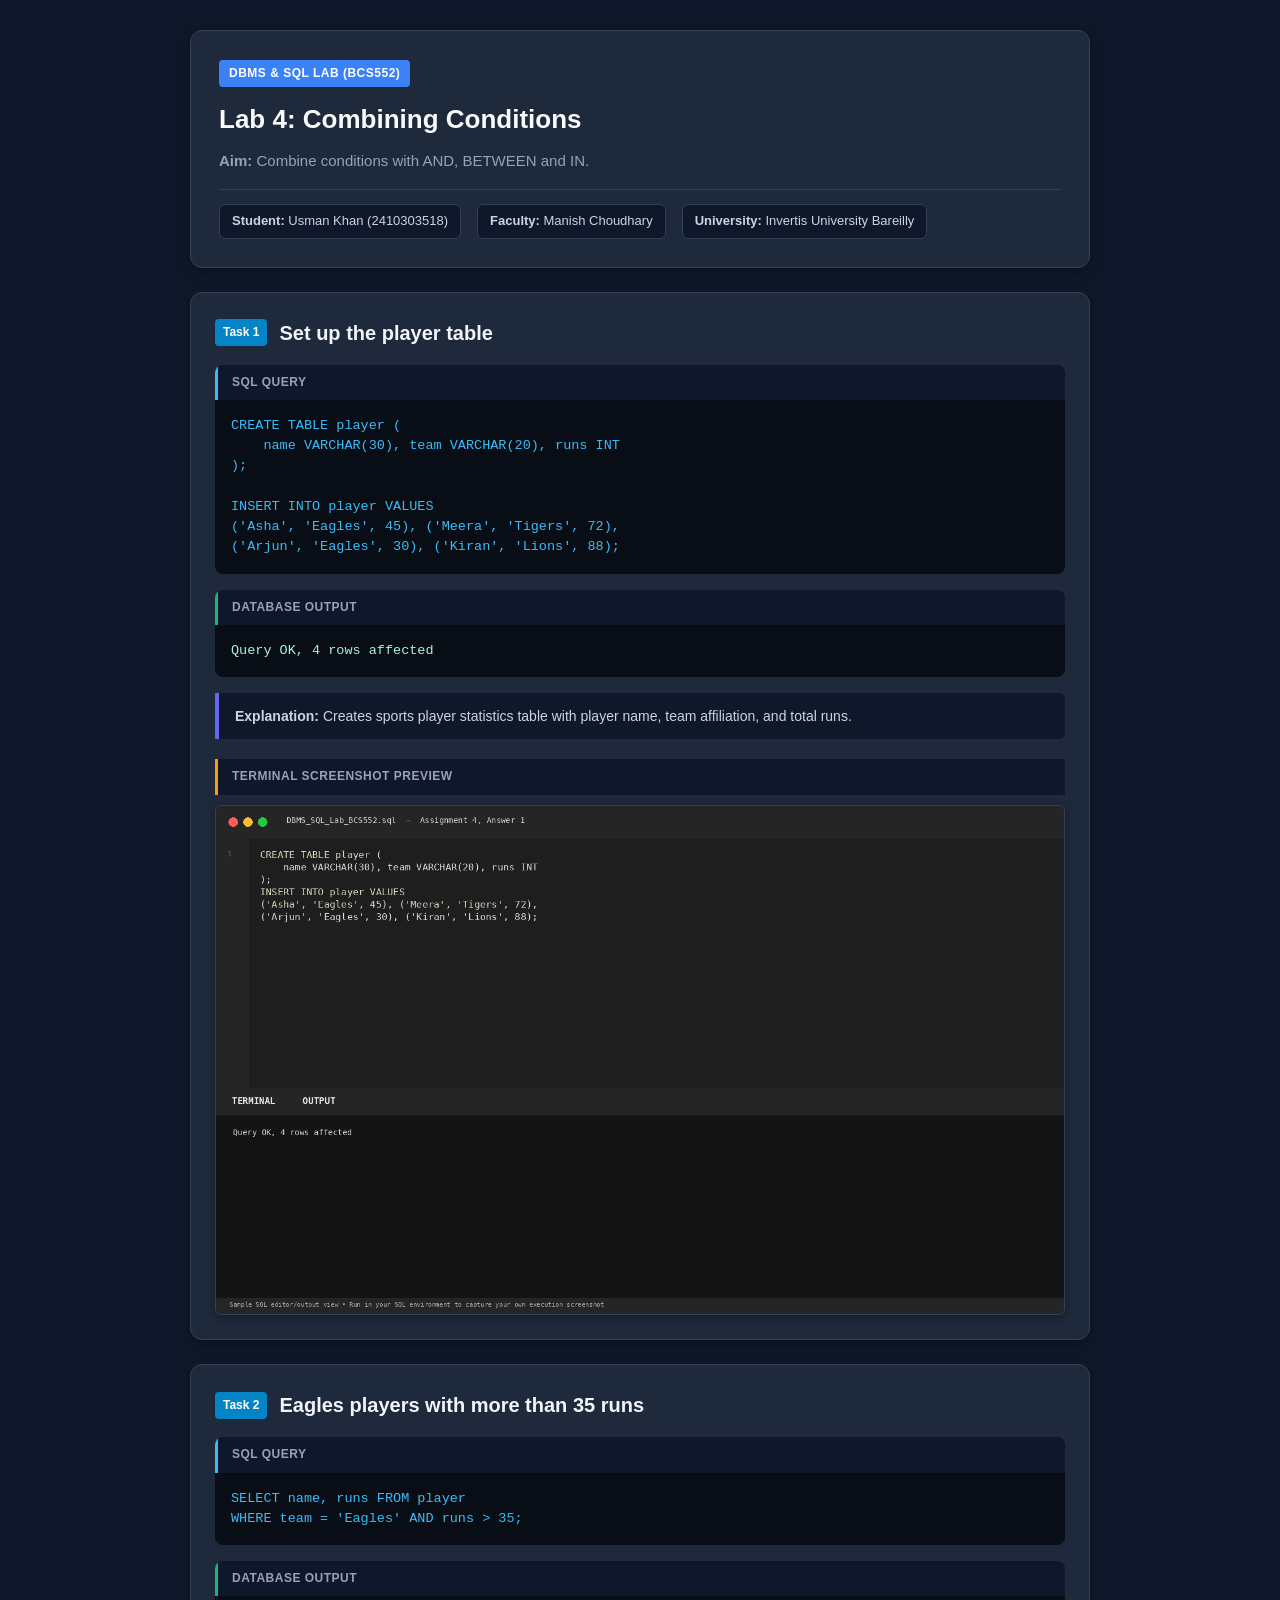
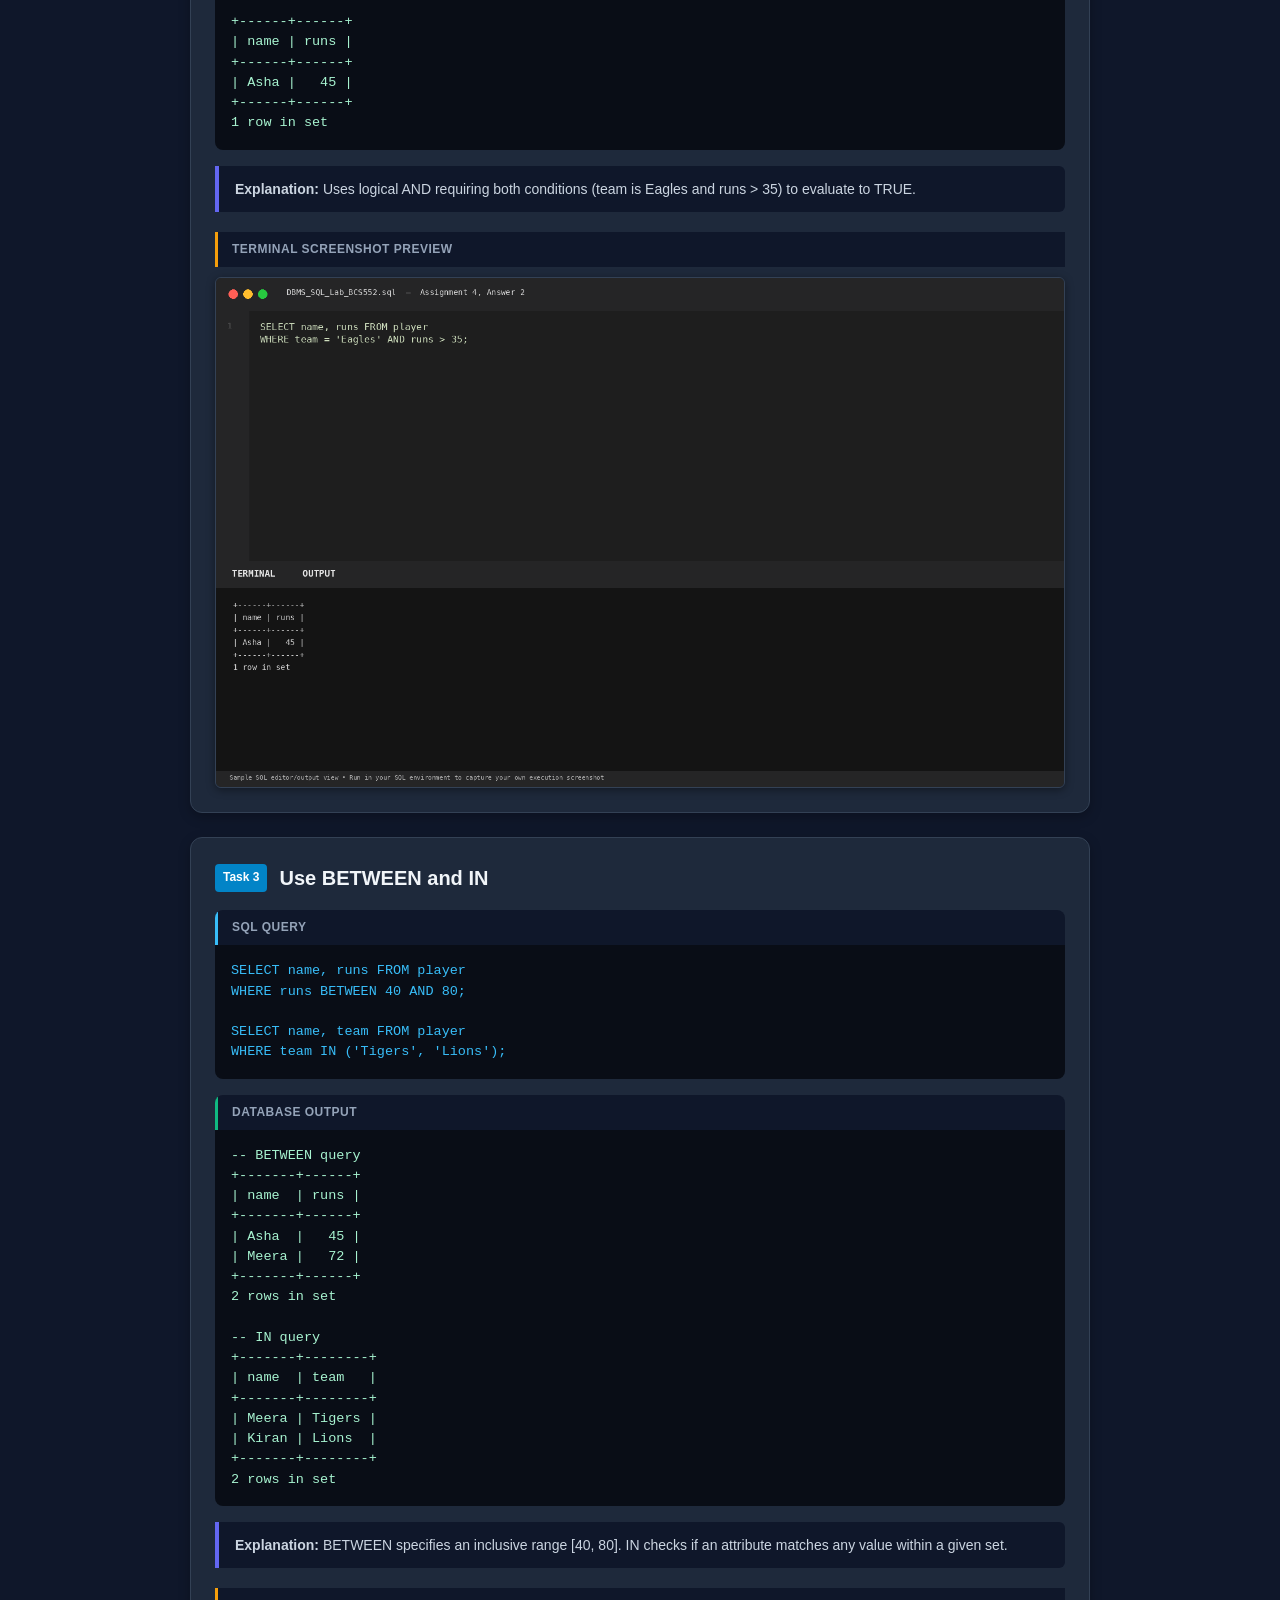
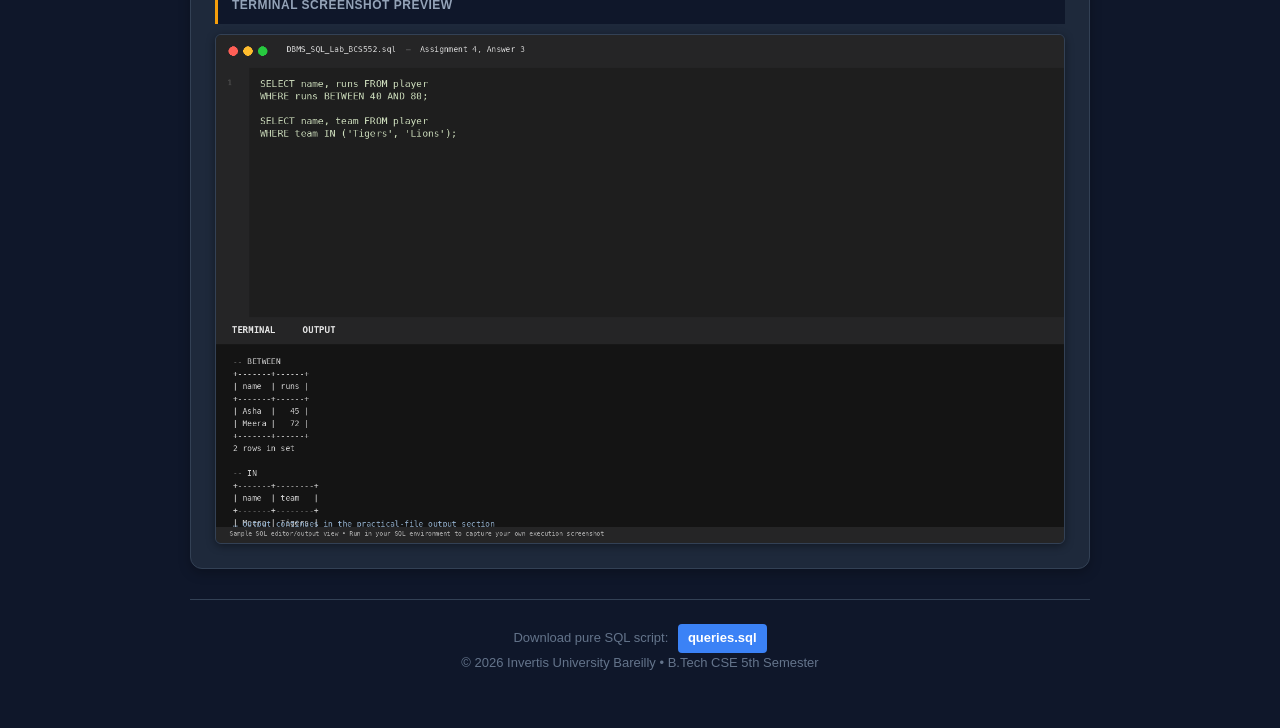
<file: Lab4/index.html>
<!DOCTYPE html>
<html lang="en">
<head>
    <meta charset="UTF-8">
    <meta name="viewport" content="width=device-width, initial-scale=1.0">
    <title>Lab 4 - Combining Conditions</title>
    <link rel="stylesheet" href="style.css">
</head>
<body>
    <div class="container">
        <header class="header">
            <div class="badge">DBMS &amp; SQL LAB (BCS552)</div>
            <h1>Lab 4: Combining Conditions</h1>
            <p class="aim"><strong>Aim:</strong> Combine conditions with AND, BETWEEN and IN.</p>
            <div class="meta-info">
                <span><strong>Student:</strong> Usman Khan (2410303518)</span>
                <span><strong>Faculty:</strong> Manish Choudhary</span>
                <span><strong>University:</strong> Invertis University Bareilly</span>
            </div>
        </header>

        <main class="workbench">

            <section class="task-card">
                <div class="task-header">
                    <span class="task-number">Task 1</span>
                    <h2>Set up the player table</h2>
                </div>
                
                <div class="code-block">
                    <div class="code-title">SQL Query</div>
                    <pre><code class="language-sql">CREATE TABLE player (
    name VARCHAR(30), team VARCHAR(20), runs INT
);

INSERT INTO player VALUES
('Asha', 'Eagles', 45), ('Meera', 'Tigers', 72),
('Arjun', 'Eagles', 30), ('Kiran', 'Lions', 88);</code></pre>
                </div>

                <div class="output-block">
                    <div class="output-title">Database Output</div>
                    <pre class="terminal-output">Query OK, 4 rows affected</pre>
                </div>

                <div class="explanation-box">
                    <strong>Explanation:</strong> Creates sports player statistics table with player name, team affiliation, and total runs.
                </div>

                <div class="screenshot-preview">
                    <div class="screenshot-title">Terminal Screenshot Preview</div>
                    <img src="images/screenshot1.png" alt="Task 1 Screenshot">
                </div>
            </section>

            <section class="task-card">
                <div class="task-header">
                    <span class="task-number">Task 2</span>
                    <h2>Eagles players with more than 35 runs</h2>
                </div>
                
                <div class="code-block">
                    <div class="code-title">SQL Query</div>
                    <pre><code class="language-sql">SELECT name, runs FROM player
WHERE team = 'Eagles' AND runs &gt; 35;</code></pre>
                </div>

                <div class="output-block">
                    <div class="output-title">Database Output</div>
                    <pre class="terminal-output">+------+------+
| name | runs |
+------+------+
| Asha |   45 |
+------+------+
1 row in set</pre>
                </div>

                <div class="explanation-box">
                    <strong>Explanation:</strong> Uses logical AND requiring both conditions (team is Eagles and runs > 35) to evaluate to TRUE.
                </div>

                <div class="screenshot-preview">
                    <div class="screenshot-title">Terminal Screenshot Preview</div>
                    <img src="images/screenshot2.png" alt="Task 2 Screenshot">
                </div>
            </section>

            <section class="task-card">
                <div class="task-header">
                    <span class="task-number">Task 3</span>
                    <h2>Use BETWEEN and IN</h2>
                </div>
                
                <div class="code-block">
                    <div class="code-title">SQL Query</div>
                    <pre><code class="language-sql">SELECT name, runs FROM player
WHERE runs BETWEEN 40 AND 80;

SELECT name, team FROM player
WHERE team IN ('Tigers', 'Lions');</code></pre>
                </div>

                <div class="output-block">
                    <div class="output-title">Database Output</div>
                    <pre class="terminal-output">-- BETWEEN query
+-------+------+
| name  | runs |
+-------+------+
| Asha  |   45 |
| Meera |   72 |
+-------+------+
2 rows in set

-- IN query
+-------+--------+
| name  | team   |
+-------+--------+
| Meera | Tigers |
| Kiran | Lions  |
+-------+--------+
2 rows in set</pre>
                </div>

                <div class="explanation-box">
                    <strong>Explanation:</strong> BETWEEN specifies an inclusive range [40, 80]. IN checks if an attribute matches any value within a given set.
                </div>

                <div class="screenshot-preview">
                    <div class="screenshot-title">Terminal Screenshot Preview</div>
                    <img src="images/screenshot3.png" alt="Task 3 Screenshot">
                </div>
            </section>

        </main>

        <footer class="footer">
            <p>Download pure SQL script: <a href="queries.sql" class="sql-download-btn">queries.sql</a></p>
            <p>&copy; 2026 Invertis University Bareilly &bull; B.Tech CSE 5th Semester</p>
        </footer>
    </div>
</body>
</html>
</file>
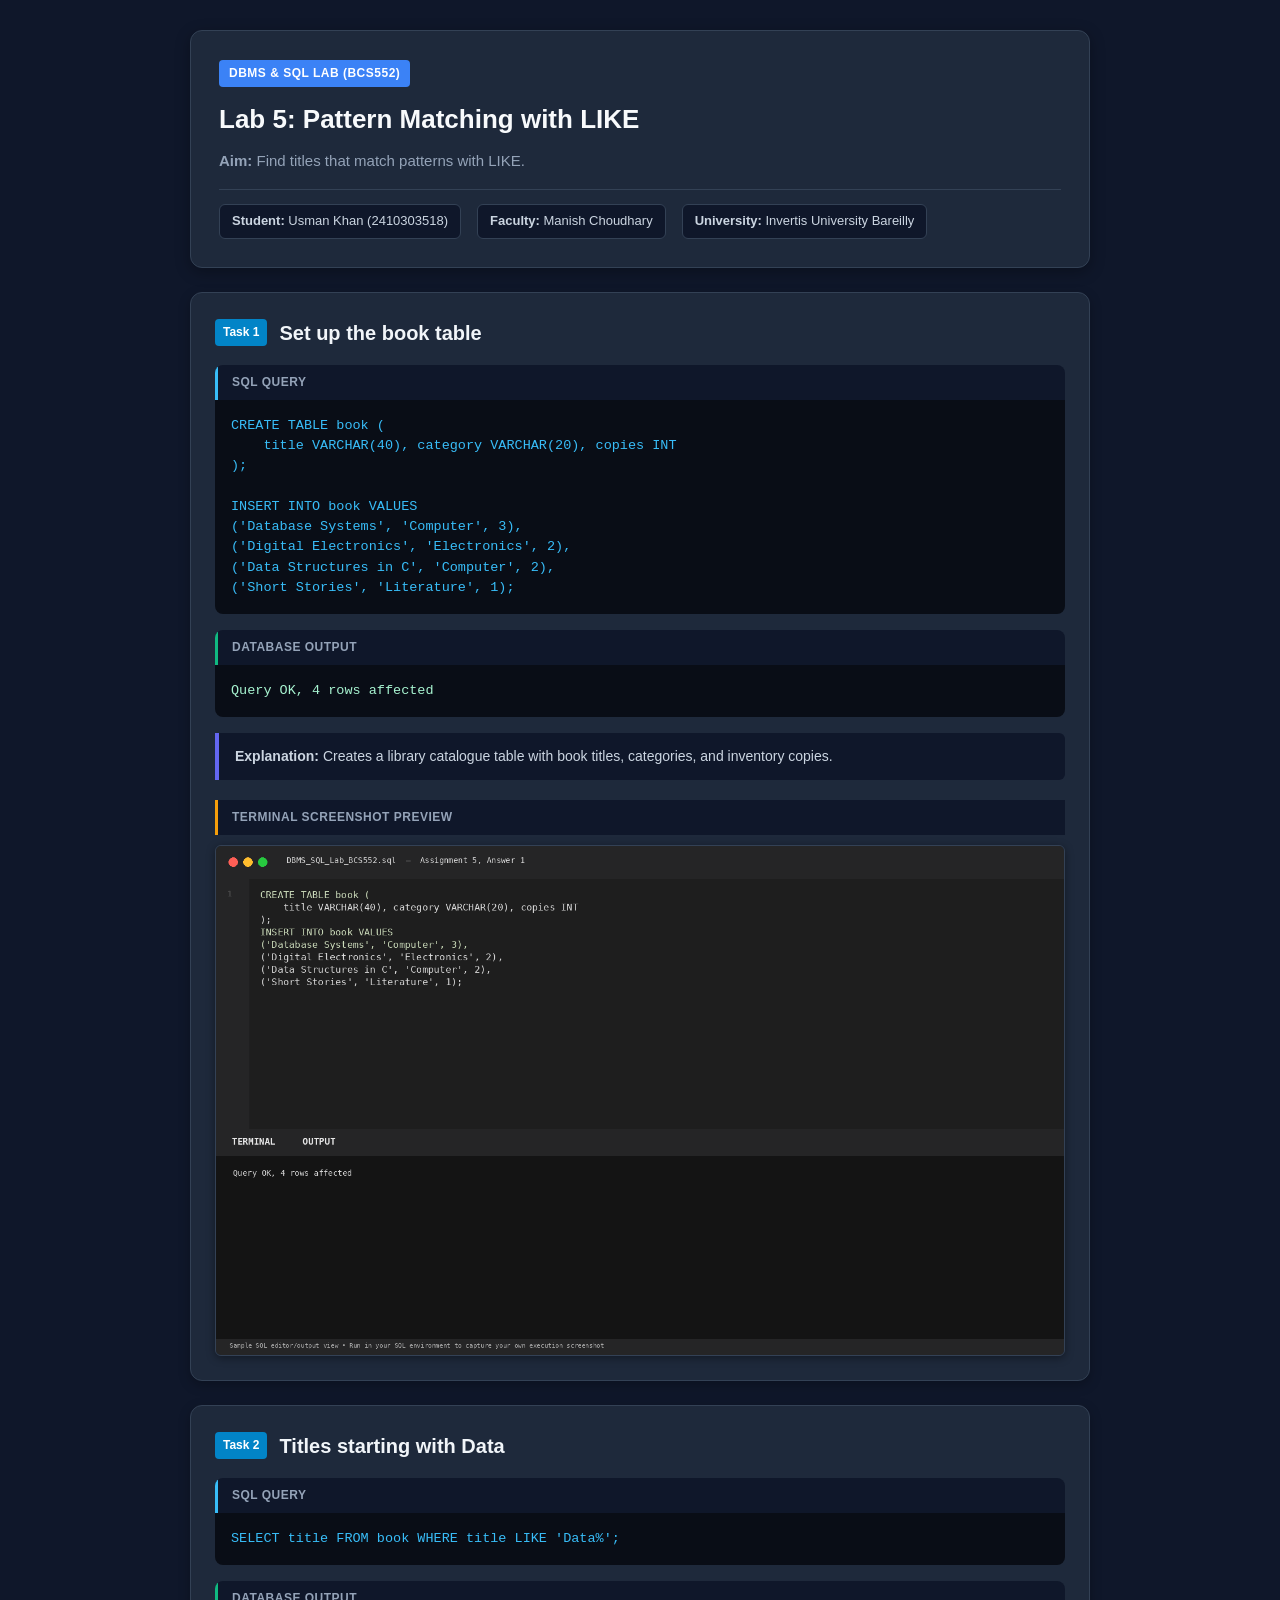
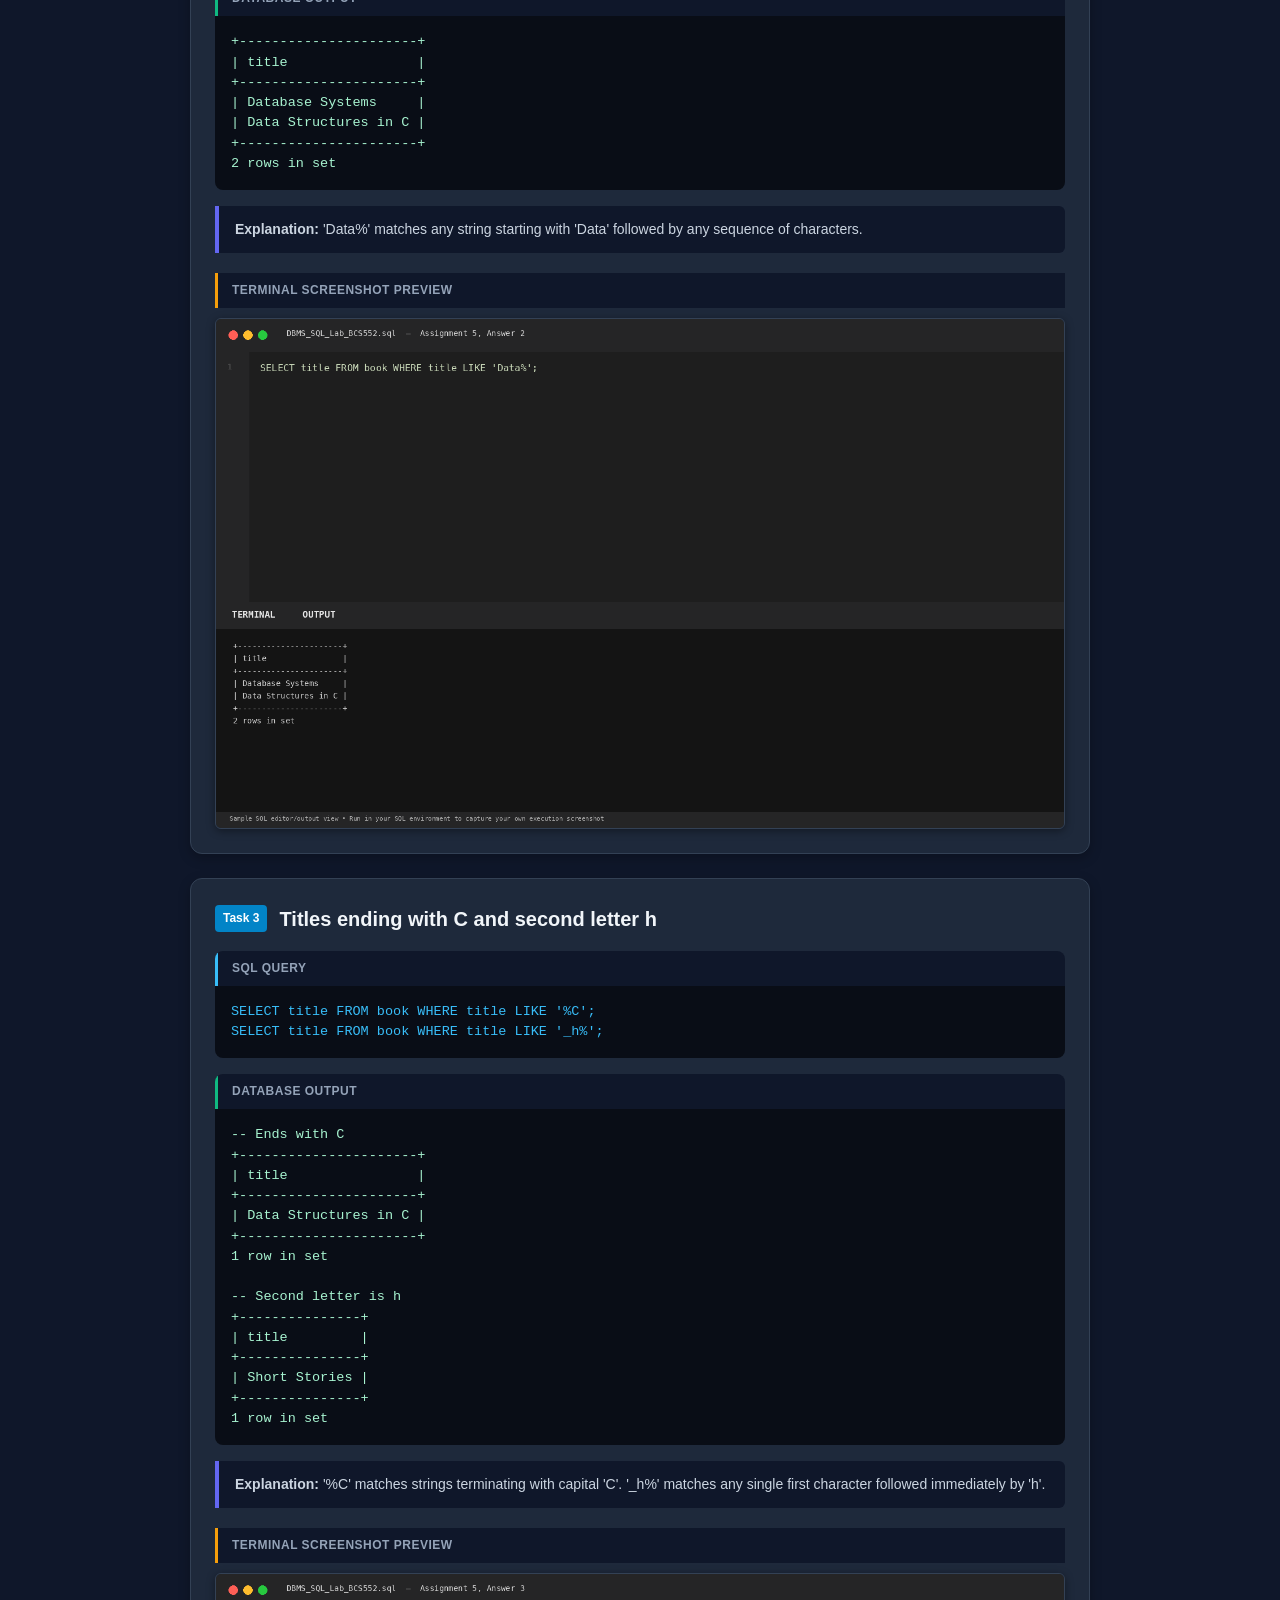
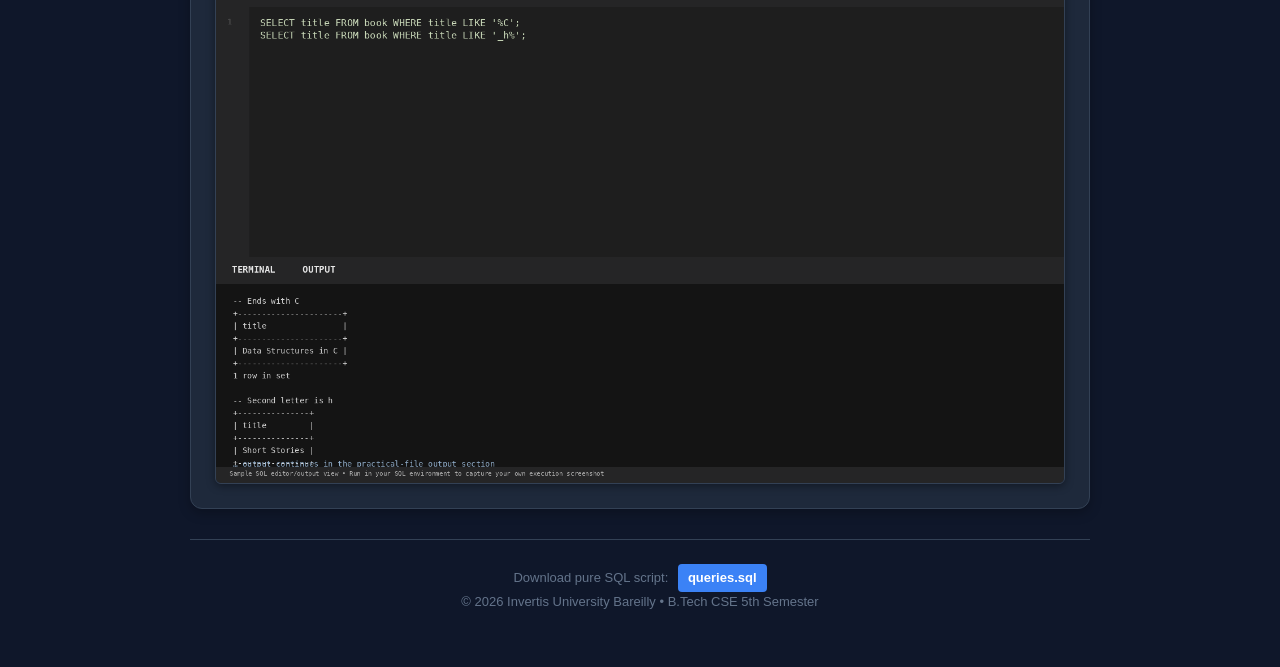
<file: Lab5/index.html>
<!DOCTYPE html>
<html lang="en">
<head>
    <meta charset="UTF-8">
    <meta name="viewport" content="width=device-width, initial-scale=1.0">
    <title>Lab 5 - Pattern Matching with LIKE</title>
    <link rel="stylesheet" href="style.css">
</head>
<body>
    <div class="container">
        <header class="header">
            <div class="badge">DBMS &amp; SQL LAB (BCS552)</div>
            <h1>Lab 5: Pattern Matching with LIKE</h1>
            <p class="aim"><strong>Aim:</strong> Find titles that match patterns with LIKE.</p>
            <div class="meta-info">
                <span><strong>Student:</strong> Usman Khan (2410303518)</span>
                <span><strong>Faculty:</strong> Manish Choudhary</span>
                <span><strong>University:</strong> Invertis University Bareilly</span>
            </div>
        </header>

        <main class="workbench">

            <section class="task-card">
                <div class="task-header">
                    <span class="task-number">Task 1</span>
                    <h2>Set up the book table</h2>
                </div>
                
                <div class="code-block">
                    <div class="code-title">SQL Query</div>
                    <pre><code class="language-sql">CREATE TABLE book (
    title VARCHAR(40), category VARCHAR(20), copies INT
);

INSERT INTO book VALUES
('Database Systems', 'Computer', 3),
('Digital Electronics', 'Electronics', 2),
('Data Structures in C', 'Computer', 2),
('Short Stories', 'Literature', 1);</code></pre>
                </div>

                <div class="output-block">
                    <div class="output-title">Database Output</div>
                    <pre class="terminal-output">Query OK, 4 rows affected</pre>
                </div>

                <div class="explanation-box">
                    <strong>Explanation:</strong> Creates a library catalogue table with book titles, categories, and inventory copies.
                </div>

                <div class="screenshot-preview">
                    <div class="screenshot-title">Terminal Screenshot Preview</div>
                    <img src="images/screenshot1.png" alt="Task 1 Screenshot">
                </div>
            </section>

            <section class="task-card">
                <div class="task-header">
                    <span class="task-number">Task 2</span>
                    <h2>Titles starting with Data</h2>
                </div>
                
                <div class="code-block">
                    <div class="code-title">SQL Query</div>
                    <pre><code class="language-sql">SELECT title FROM book WHERE title LIKE 'Data%';</code></pre>
                </div>

                <div class="output-block">
                    <div class="output-title">Database Output</div>
                    <pre class="terminal-output">+----------------------+
| title                |
+----------------------+
| Database Systems     |
| Data Structures in C |
+----------------------+
2 rows in set</pre>
                </div>

                <div class="explanation-box">
                    <strong>Explanation:</strong> 'Data%' matches any string starting with 'Data' followed by any sequence of characters.
                </div>

                <div class="screenshot-preview">
                    <div class="screenshot-title">Terminal Screenshot Preview</div>
                    <img src="images/screenshot2.png" alt="Task 2 Screenshot">
                </div>
            </section>

            <section class="task-card">
                <div class="task-header">
                    <span class="task-number">Task 3</span>
                    <h2>Titles ending with C and second letter h</h2>
                </div>
                
                <div class="code-block">
                    <div class="code-title">SQL Query</div>
                    <pre><code class="language-sql">SELECT title FROM book WHERE title LIKE '%C';
SELECT title FROM book WHERE title LIKE '_h%';</code></pre>
                </div>

                <div class="output-block">
                    <div class="output-title">Database Output</div>
                    <pre class="terminal-output">-- Ends with C
+----------------------+
| title                |
+----------------------+
| Data Structures in C |
+----------------------+
1 row in set

-- Second letter is h
+---------------+
| title         |
+---------------+
| Short Stories |
+---------------+
1 row in set</pre>
                </div>

                <div class="explanation-box">
                    <strong>Explanation:</strong> '%C' matches strings terminating with capital 'C'. '_h%' matches any single first character followed immediately by 'h'.
                </div>

                <div class="screenshot-preview">
                    <div class="screenshot-title">Terminal Screenshot Preview</div>
                    <img src="images/screenshot3.png" alt="Task 3 Screenshot">
                </div>
            </section>

        </main>

        <footer class="footer">
            <p>Download pure SQL script: <a href="queries.sql" class="sql-download-btn">queries.sql</a></p>
            <p>&copy; 2026 Invertis University Bareilly &bull; B.Tech CSE 5th Semester</p>
        </footer>
    </div>
</body>
</html>
</file>
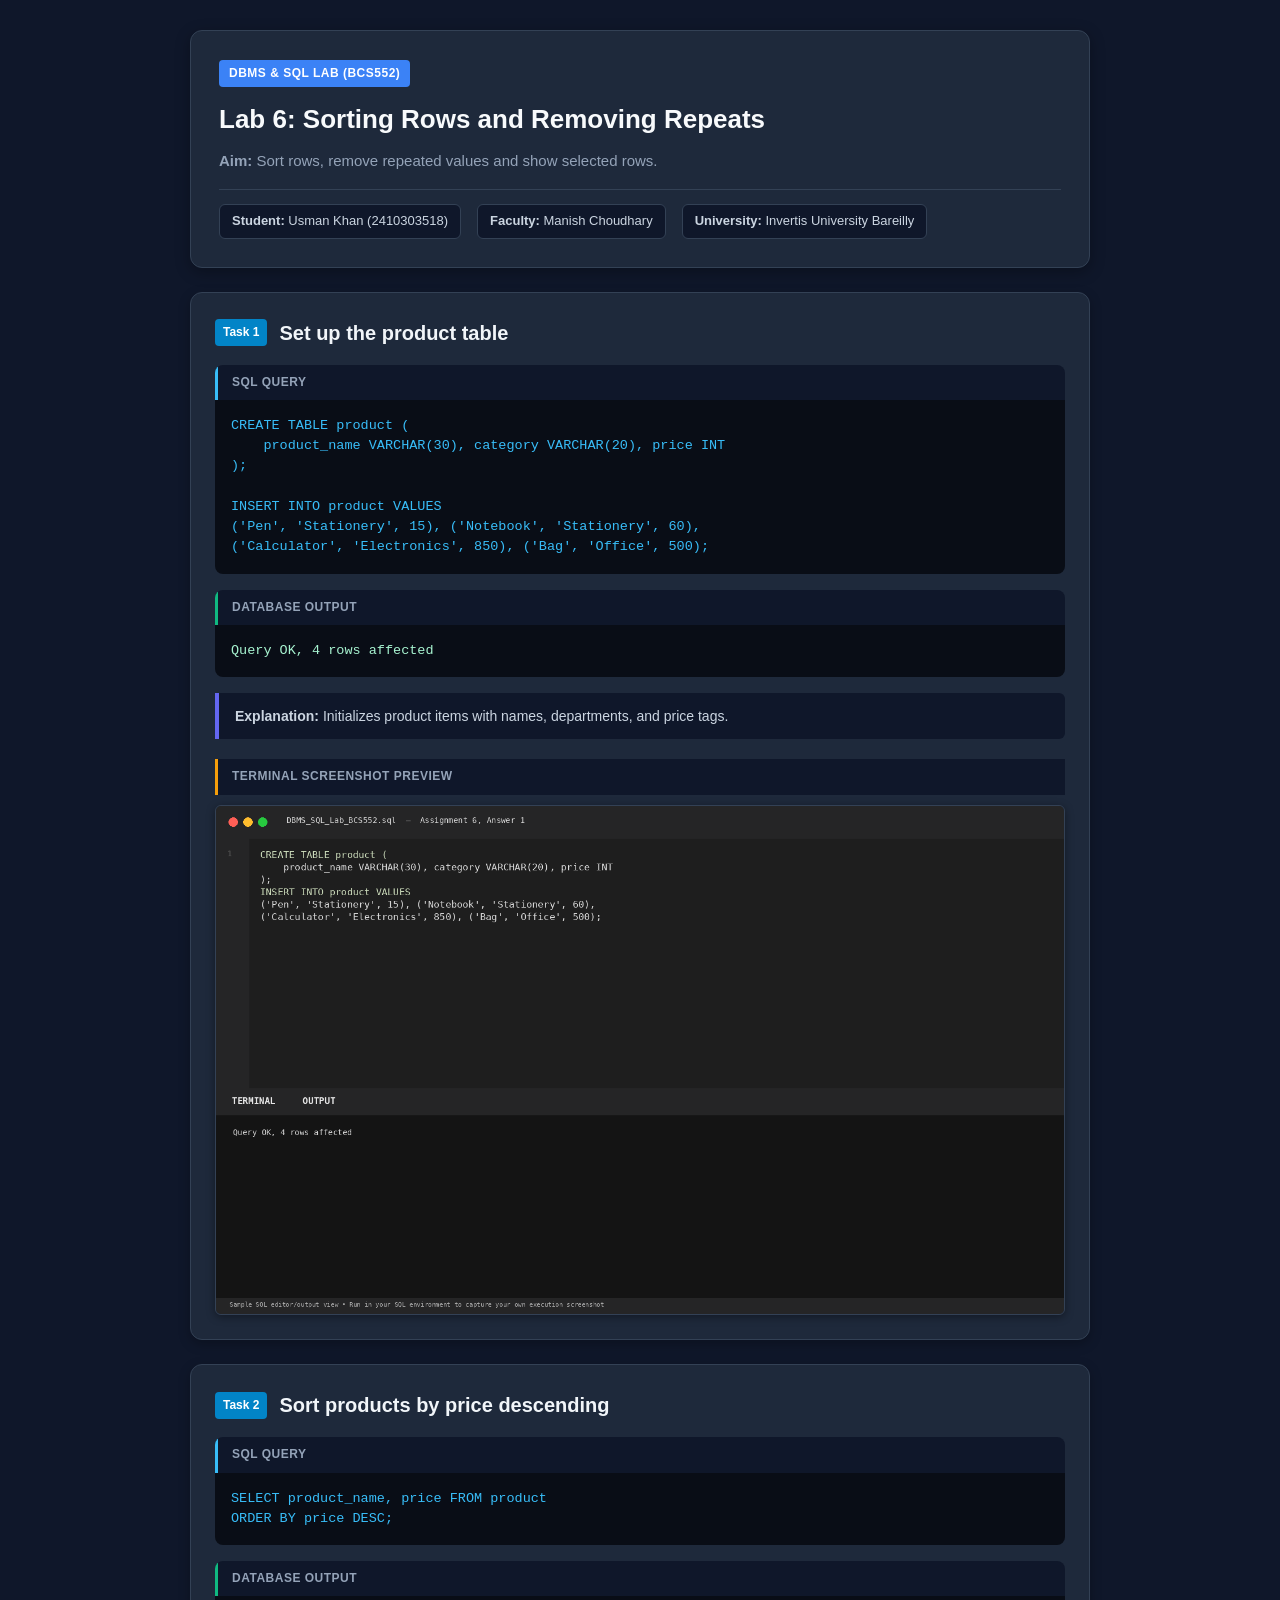
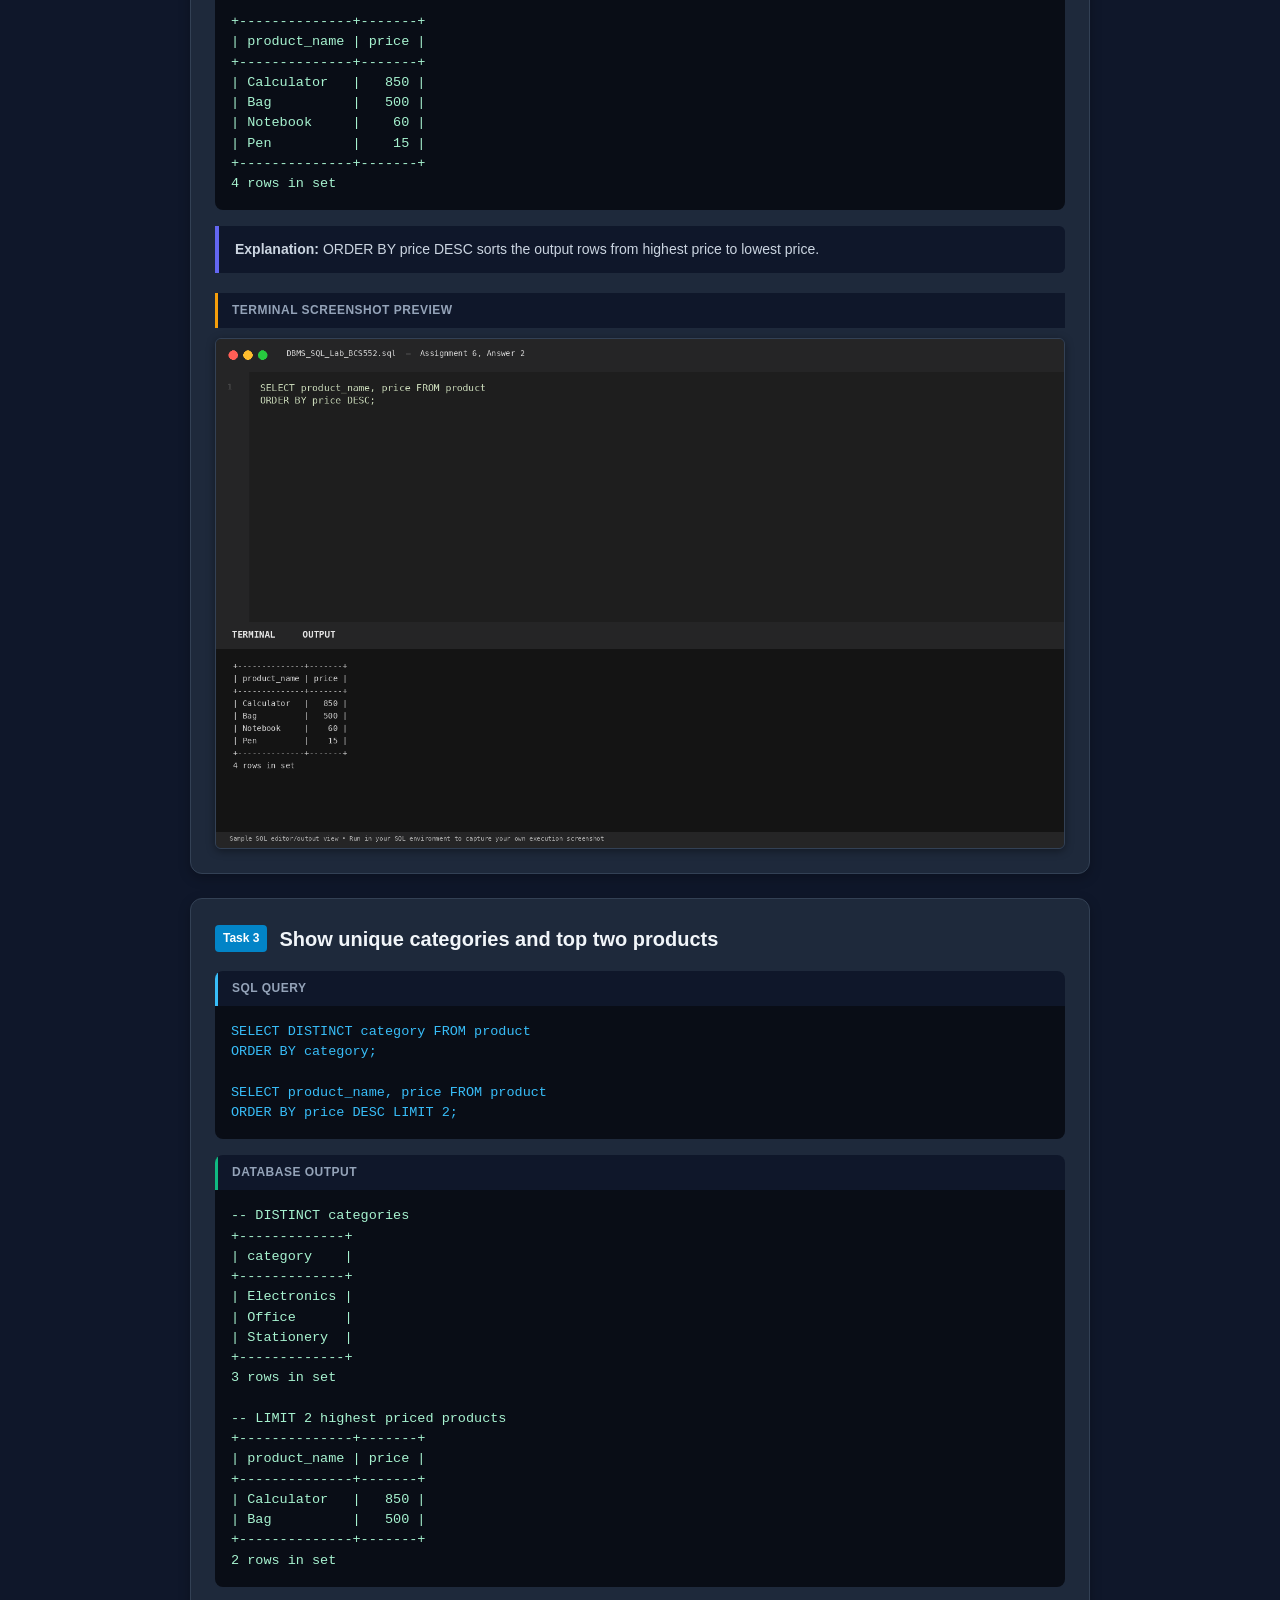
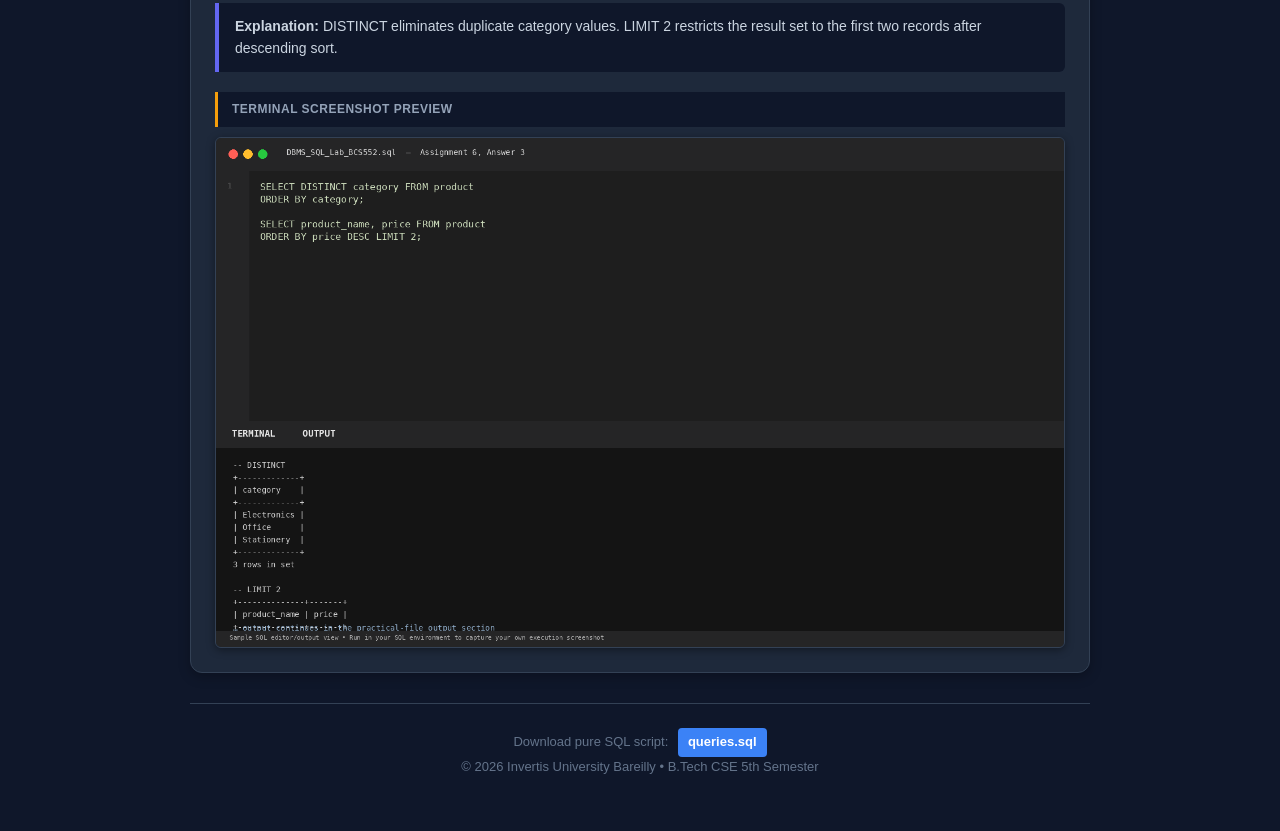
<file: Lab6/index.html>
<!DOCTYPE html>
<html lang="en">
<head>
    <meta charset="UTF-8">
    <meta name="viewport" content="width=device-width, initial-scale=1.0">
    <title>Lab 6 - Sorting Rows and Removing Repeats</title>
    <link rel="stylesheet" href="style.css">
</head>
<body>
    <div class="container">
        <header class="header">
            <div class="badge">DBMS &amp; SQL LAB (BCS552)</div>
            <h1>Lab 6: Sorting Rows and Removing Repeats</h1>
            <p class="aim"><strong>Aim:</strong> Sort rows, remove repeated values and show selected rows.</p>
            <div class="meta-info">
                <span><strong>Student:</strong> Usman Khan (2410303518)</span>
                <span><strong>Faculty:</strong> Manish Choudhary</span>
                <span><strong>University:</strong> Invertis University Bareilly</span>
            </div>
        </header>

        <main class="workbench">

            <section class="task-card">
                <div class="task-header">
                    <span class="task-number">Task 1</span>
                    <h2>Set up the product table</h2>
                </div>
                
                <div class="code-block">
                    <div class="code-title">SQL Query</div>
                    <pre><code class="language-sql">CREATE TABLE product (
    product_name VARCHAR(30), category VARCHAR(20), price INT
);

INSERT INTO product VALUES
('Pen', 'Stationery', 15), ('Notebook', 'Stationery', 60),
('Calculator', 'Electronics', 850), ('Bag', 'Office', 500);</code></pre>
                </div>

                <div class="output-block">
                    <div class="output-title">Database Output</div>
                    <pre class="terminal-output">Query OK, 4 rows affected</pre>
                </div>

                <div class="explanation-box">
                    <strong>Explanation:</strong> Initializes product items with names, departments, and price tags.
                </div>

                <div class="screenshot-preview">
                    <div class="screenshot-title">Terminal Screenshot Preview</div>
                    <img src="images/screenshot1.png" alt="Task 1 Screenshot">
                </div>
            </section>

            <section class="task-card">
                <div class="task-header">
                    <span class="task-number">Task 2</span>
                    <h2>Sort products by price descending</h2>
                </div>
                
                <div class="code-block">
                    <div class="code-title">SQL Query</div>
                    <pre><code class="language-sql">SELECT product_name, price FROM product
ORDER BY price DESC;</code></pre>
                </div>

                <div class="output-block">
                    <div class="output-title">Database Output</div>
                    <pre class="terminal-output">+--------------+-------+
| product_name | price |
+--------------+-------+
| Calculator   |   850 |
| Bag          |   500 |
| Notebook     |    60 |
| Pen          |    15 |
+--------------+-------+
4 rows in set</pre>
                </div>

                <div class="explanation-box">
                    <strong>Explanation:</strong> ORDER BY price DESC sorts the output rows from highest price to lowest price.
                </div>

                <div class="screenshot-preview">
                    <div class="screenshot-title">Terminal Screenshot Preview</div>
                    <img src="images/screenshot2.png" alt="Task 2 Screenshot">
                </div>
            </section>

            <section class="task-card">
                <div class="task-header">
                    <span class="task-number">Task 3</span>
                    <h2>Show unique categories and top two products</h2>
                </div>
                
                <div class="code-block">
                    <div class="code-title">SQL Query</div>
                    <pre><code class="language-sql">SELECT DISTINCT category FROM product
ORDER BY category;

SELECT product_name, price FROM product
ORDER BY price DESC LIMIT 2;</code></pre>
                </div>

                <div class="output-block">
                    <div class="output-title">Database Output</div>
                    <pre class="terminal-output">-- DISTINCT categories
+-------------+
| category    |
+-------------+
| Electronics |
| Office      |
| Stationery  |
+-------------+
3 rows in set

-- LIMIT 2 highest priced products
+--------------+-------+
| product_name | price |
+--------------+-------+
| Calculator   |   850 |
| Bag          |   500 |
+--------------+-------+
2 rows in set</pre>
                </div>

                <div class="explanation-box">
                    <strong>Explanation:</strong> DISTINCT eliminates duplicate category values. LIMIT 2 restricts the result set to the first two records after descending sort.
                </div>

                <div class="screenshot-preview">
                    <div class="screenshot-title">Terminal Screenshot Preview</div>
                    <img src="images/screenshot3.png" alt="Task 3 Screenshot">
                </div>
            </section>

        </main>

        <footer class="footer">
            <p>Download pure SQL script: <a href="queries.sql" class="sql-download-btn">queries.sql</a></p>
            <p>&copy; 2026 Invertis University Bareilly &bull; B.Tech CSE 5th Semester</p>
        </footer>
    </div>
</body>
</html>
</file>
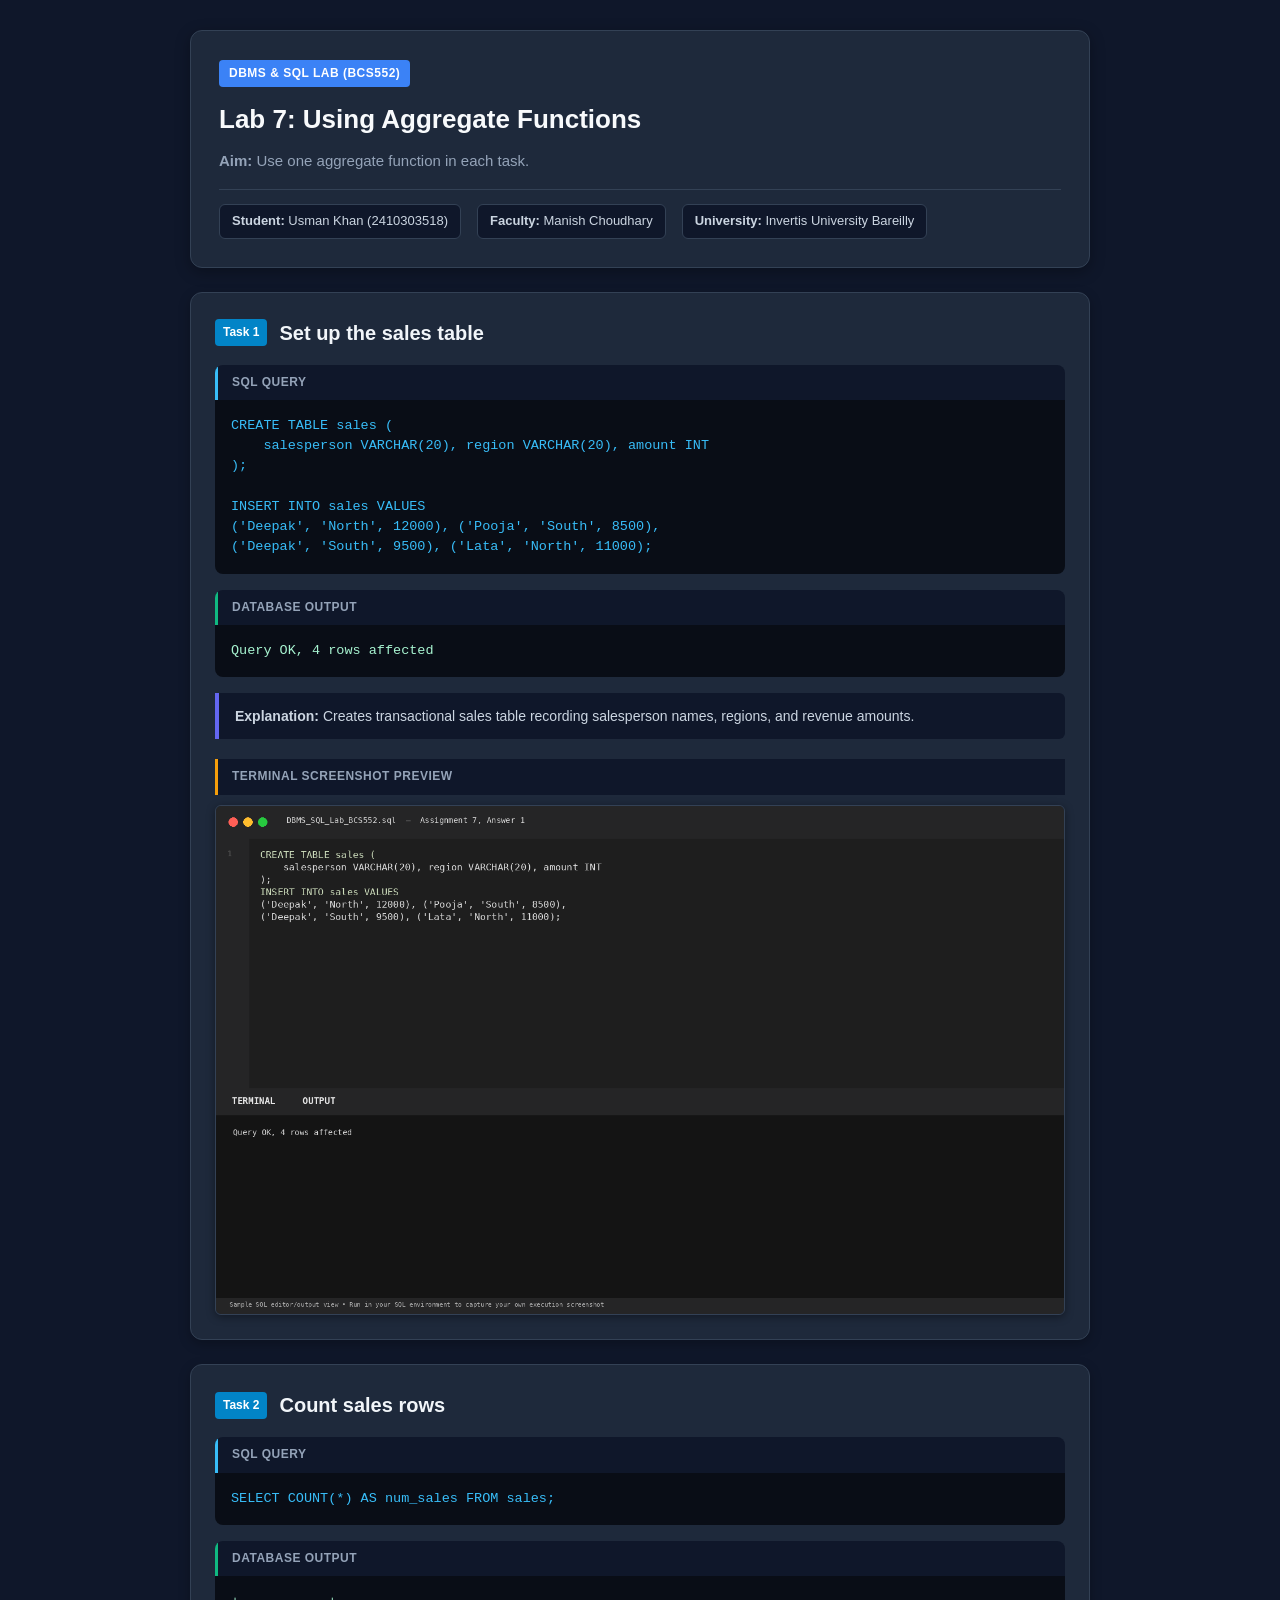
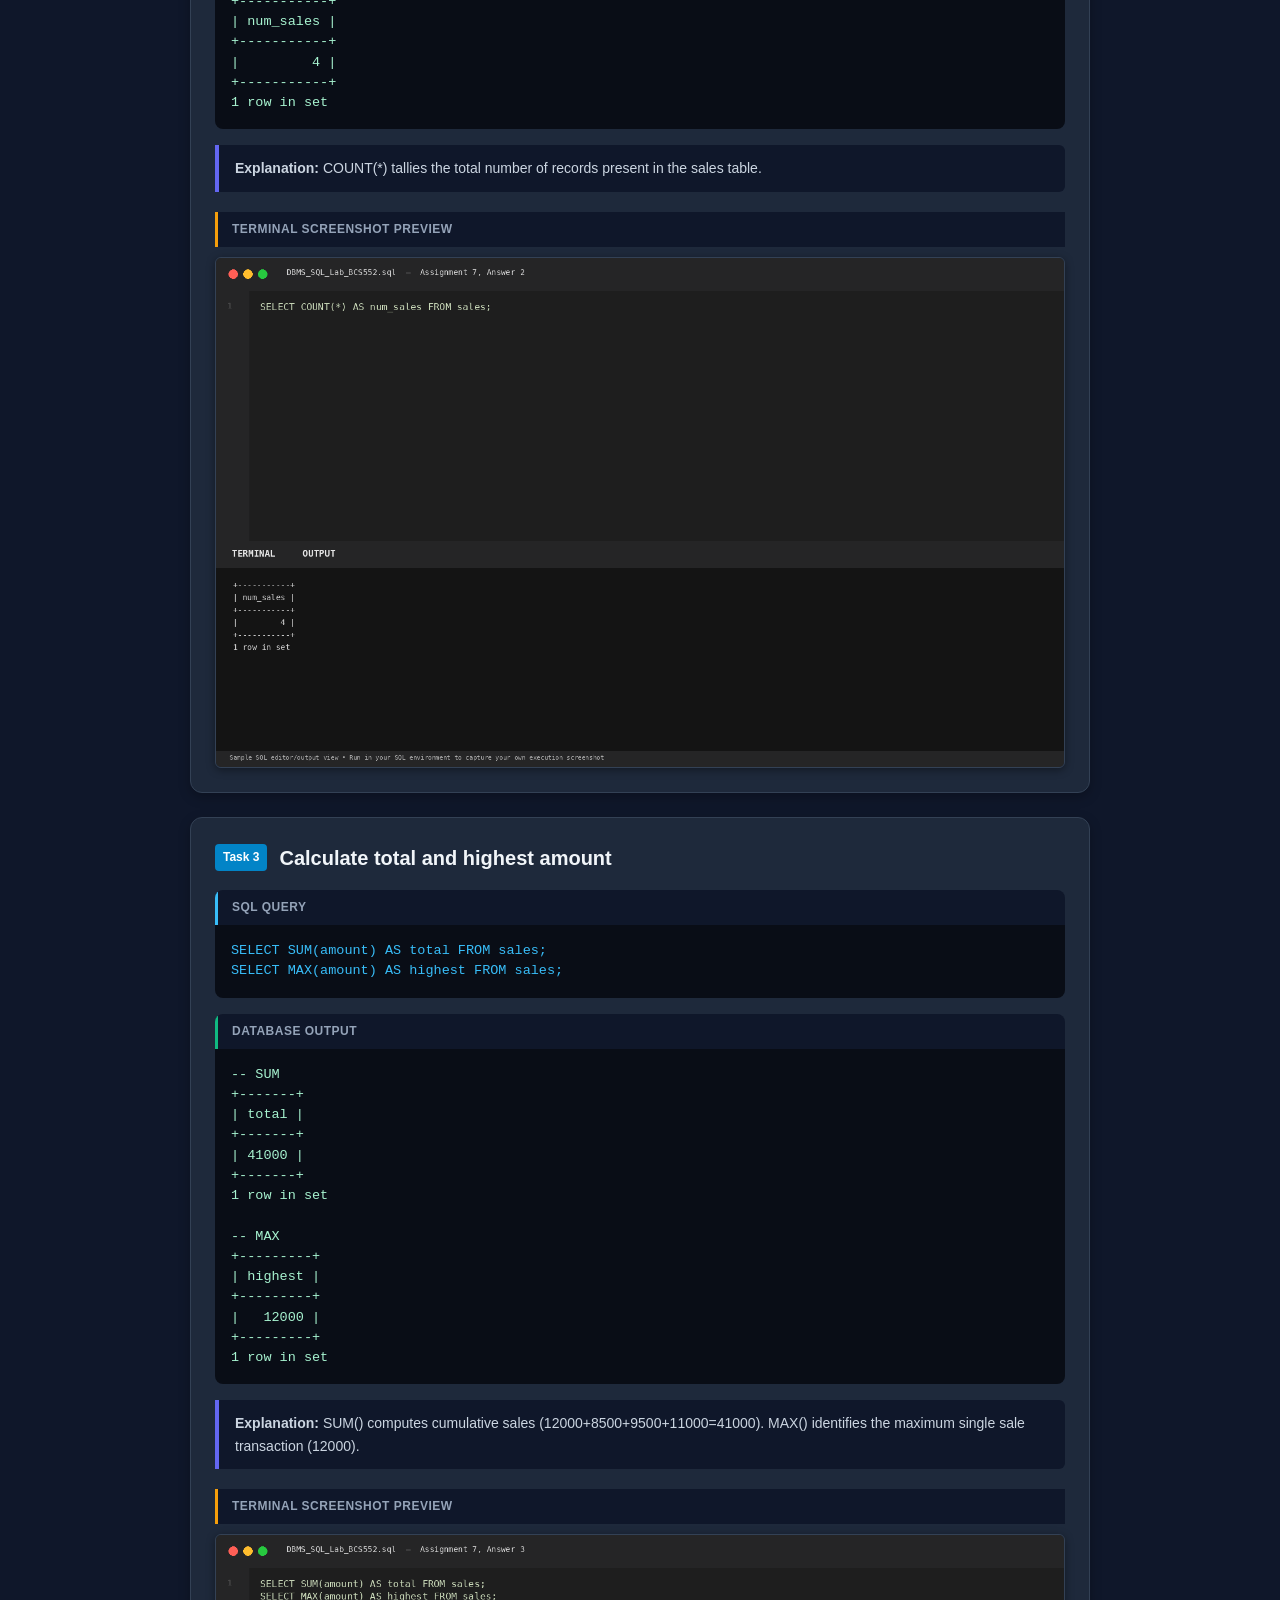
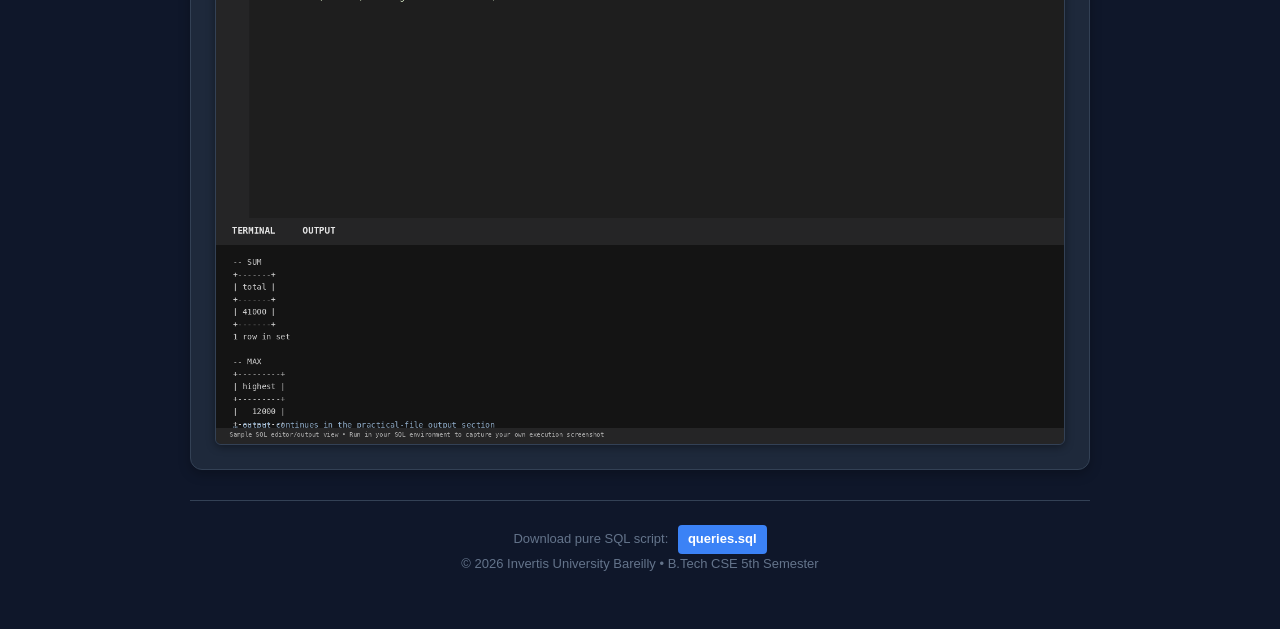
<file: Lab7/index.html>
<!DOCTYPE html>
<html lang="en">
<head>
    <meta charset="UTF-8">
    <meta name="viewport" content="width=device-width, initial-scale=1.0">
    <title>Lab 7 - Using Aggregate Functions</title>
    <link rel="stylesheet" href="style.css">
</head>
<body>
    <div class="container">
        <header class="header">
            <div class="badge">DBMS &amp; SQL LAB (BCS552)</div>
            <h1>Lab 7: Using Aggregate Functions</h1>
            <p class="aim"><strong>Aim:</strong> Use one aggregate function in each task.</p>
            <div class="meta-info">
                <span><strong>Student:</strong> Usman Khan (2410303518)</span>
                <span><strong>Faculty:</strong> Manish Choudhary</span>
                <span><strong>University:</strong> Invertis University Bareilly</span>
            </div>
        </header>

        <main class="workbench">

            <section class="task-card">
                <div class="task-header">
                    <span class="task-number">Task 1</span>
                    <h2>Set up the sales table</h2>
                </div>
                
                <div class="code-block">
                    <div class="code-title">SQL Query</div>
                    <pre><code class="language-sql">CREATE TABLE sales (
    salesperson VARCHAR(20), region VARCHAR(20), amount INT
);

INSERT INTO sales VALUES
('Deepak', 'North', 12000), ('Pooja', 'South', 8500),
('Deepak', 'South', 9500), ('Lata', 'North', 11000);</code></pre>
                </div>

                <div class="output-block">
                    <div class="output-title">Database Output</div>
                    <pre class="terminal-output">Query OK, 4 rows affected</pre>
                </div>

                <div class="explanation-box">
                    <strong>Explanation:</strong> Creates transactional sales table recording salesperson names, regions, and revenue amounts.
                </div>

                <div class="screenshot-preview">
                    <div class="screenshot-title">Terminal Screenshot Preview</div>
                    <img src="images/screenshot1.png" alt="Task 1 Screenshot">
                </div>
            </section>

            <section class="task-card">
                <div class="task-header">
                    <span class="task-number">Task 2</span>
                    <h2>Count sales rows</h2>
                </div>
                
                <div class="code-block">
                    <div class="code-title">SQL Query</div>
                    <pre><code class="language-sql">SELECT COUNT(*) AS num_sales FROM sales;</code></pre>
                </div>

                <div class="output-block">
                    <div class="output-title">Database Output</div>
                    <pre class="terminal-output">+-----------+
| num_sales |
+-----------+
|         4 |
+-----------+
1 row in set</pre>
                </div>

                <div class="explanation-box">
                    <strong>Explanation:</strong> COUNT(*) tallies the total number of records present in the sales table.
                </div>

                <div class="screenshot-preview">
                    <div class="screenshot-title">Terminal Screenshot Preview</div>
                    <img src="images/screenshot2.png" alt="Task 2 Screenshot">
                </div>
            </section>

            <section class="task-card">
                <div class="task-header">
                    <span class="task-number">Task 3</span>
                    <h2>Calculate total and highest amount</h2>
                </div>
                
                <div class="code-block">
                    <div class="code-title">SQL Query</div>
                    <pre><code class="language-sql">SELECT SUM(amount) AS total FROM sales;
SELECT MAX(amount) AS highest FROM sales;</code></pre>
                </div>

                <div class="output-block">
                    <div class="output-title">Database Output</div>
                    <pre class="terminal-output">-- SUM
+-------+
| total |
+-------+
| 41000 |
+-------+
1 row in set

-- MAX
+---------+
| highest |
+---------+
|   12000 |
+---------+
1 row in set</pre>
                </div>

                <div class="explanation-box">
                    <strong>Explanation:</strong> SUM() computes cumulative sales (12000+8500+9500+11000=41000). MAX() identifies the maximum single sale transaction (12000).
                </div>

                <div class="screenshot-preview">
                    <div class="screenshot-title">Terminal Screenshot Preview</div>
                    <img src="images/screenshot3.png" alt="Task 3 Screenshot">
                </div>
            </section>

        </main>

        <footer class="footer">
            <p>Download pure SQL script: <a href="queries.sql" class="sql-download-btn">queries.sql</a></p>
            <p>&copy; 2026 Invertis University Bareilly &bull; B.Tech CSE 5th Semester</p>
        </footer>
    </div>
</body>
</html>
</file>
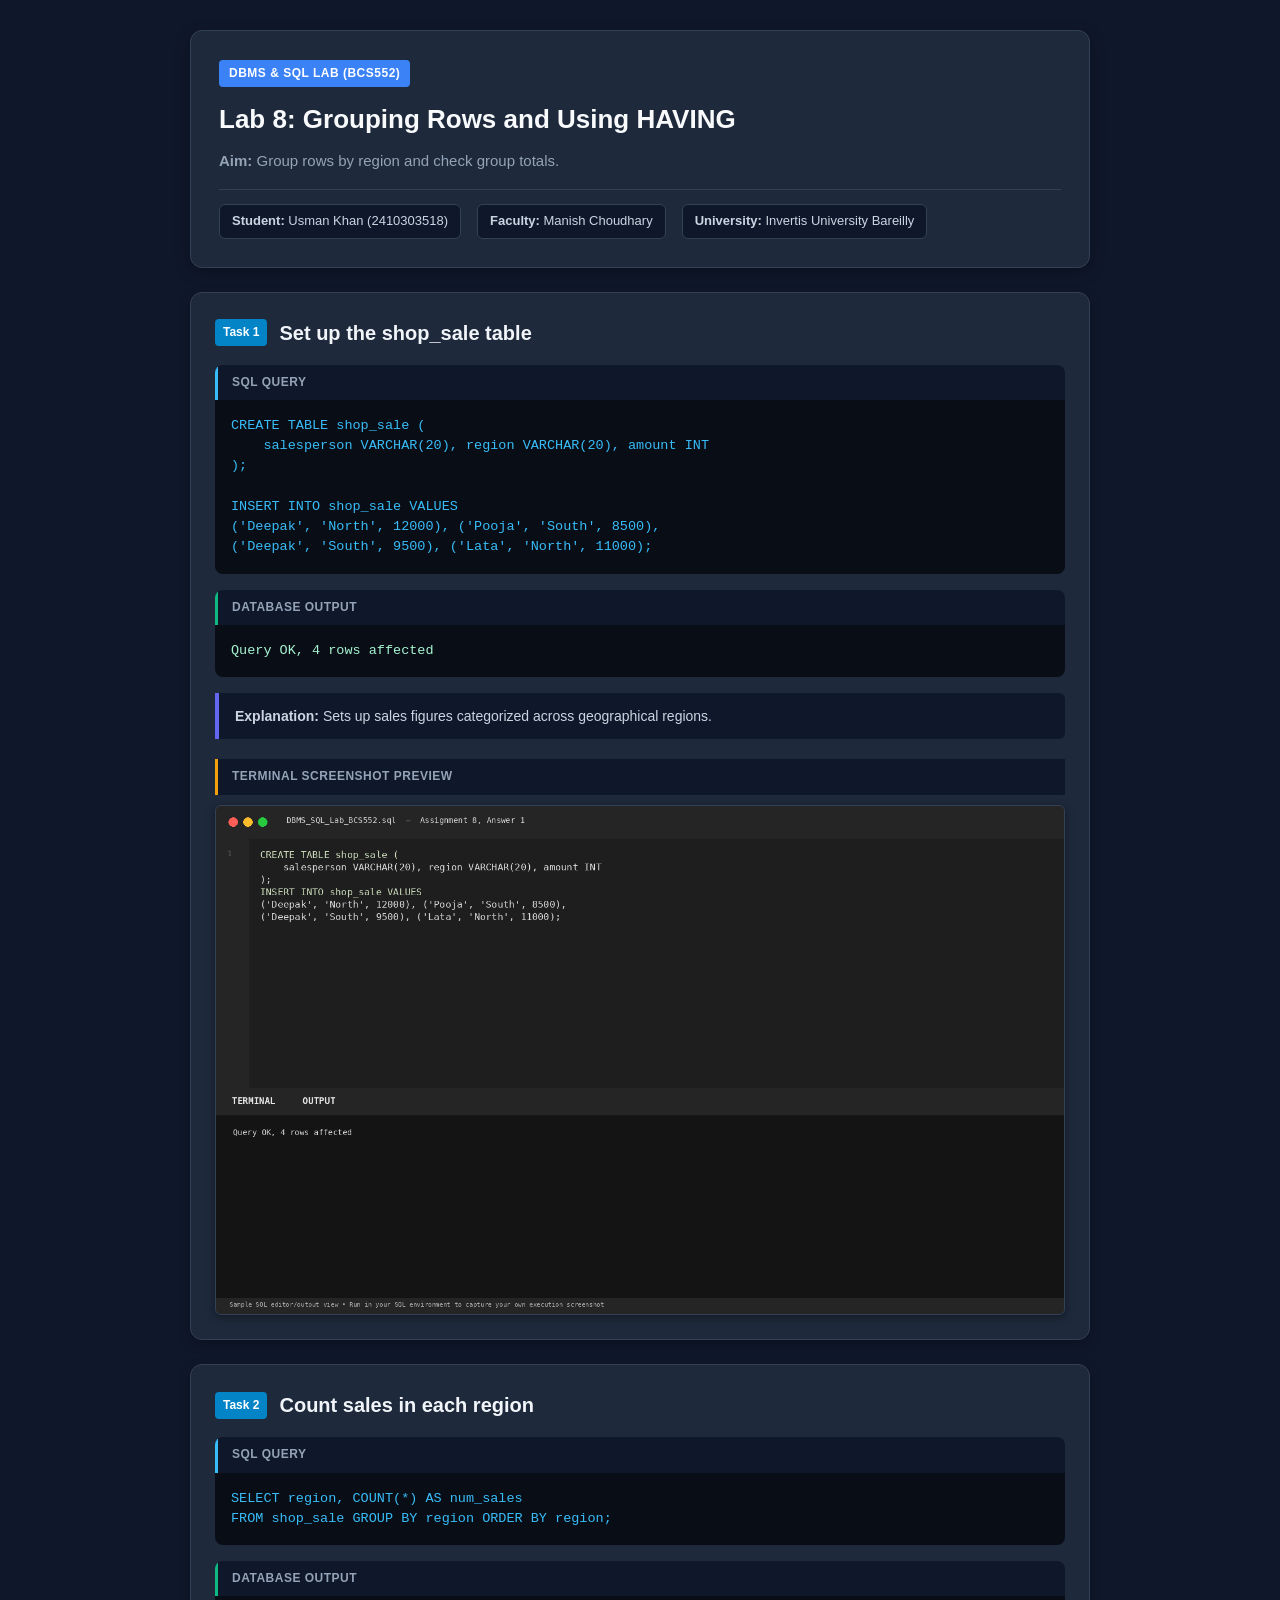
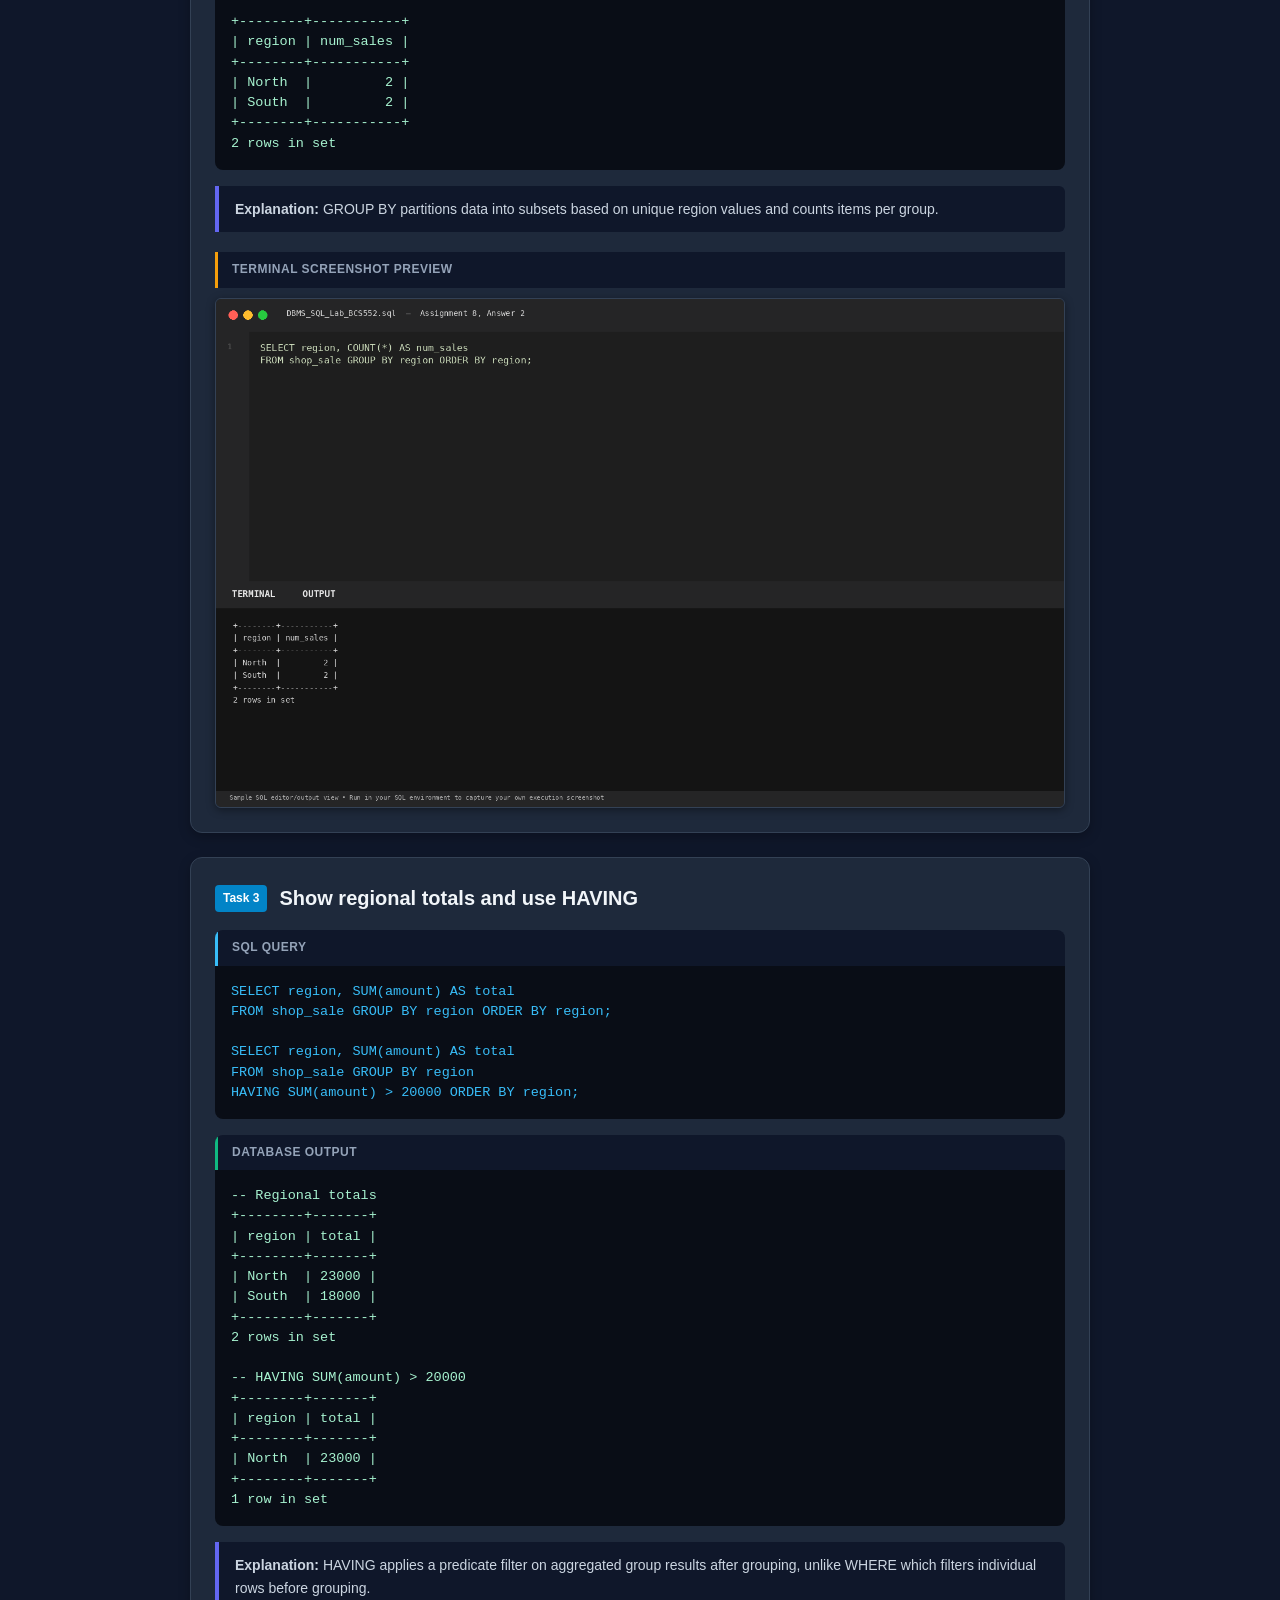
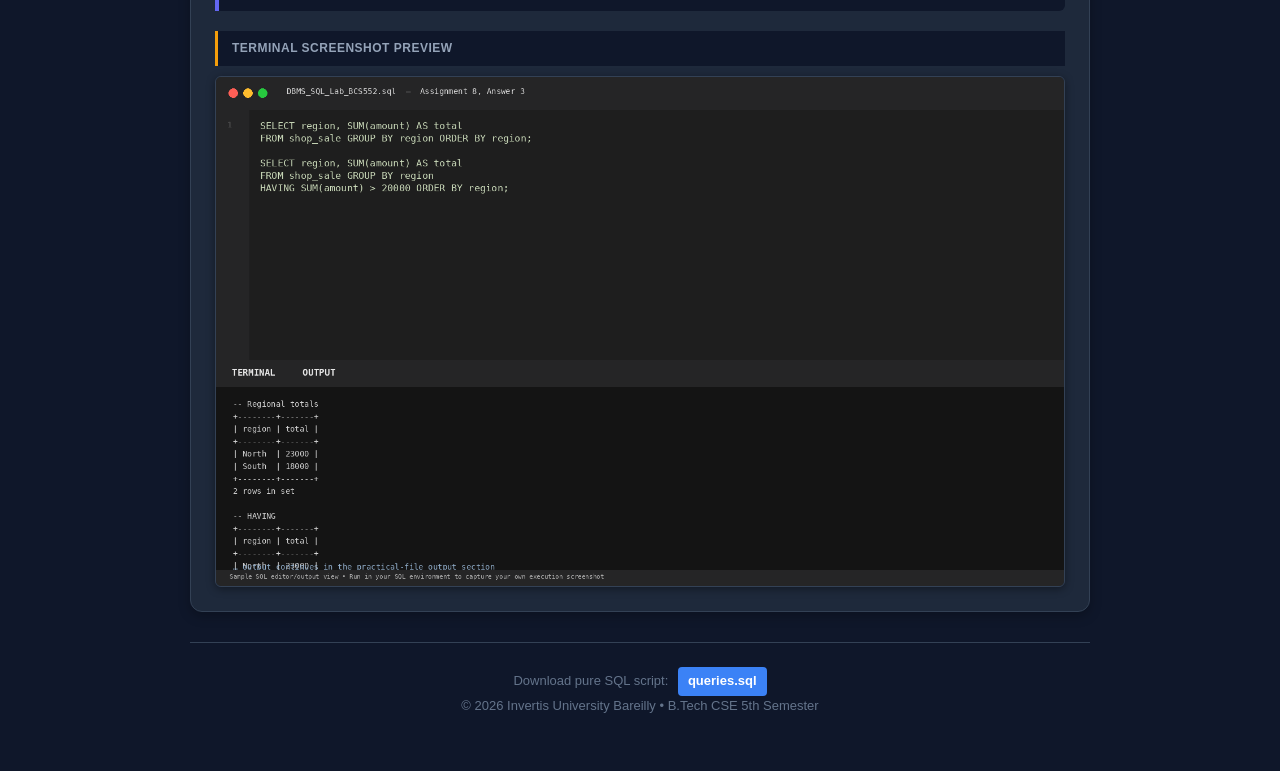
<file: Lab8/index.html>
<!DOCTYPE html>
<html lang="en">
<head>
    <meta charset="UTF-8">
    <meta name="viewport" content="width=device-width, initial-scale=1.0">
    <title>Lab 8 - Grouping Rows and Using HAVING</title>
    <link rel="stylesheet" href="style.css">
</head>
<body>
    <div class="container">
        <header class="header">
            <div class="badge">DBMS &amp; SQL LAB (BCS552)</div>
            <h1>Lab 8: Grouping Rows and Using HAVING</h1>
            <p class="aim"><strong>Aim:</strong> Group rows by region and check group totals.</p>
            <div class="meta-info">
                <span><strong>Student:</strong> Usman Khan (2410303518)</span>
                <span><strong>Faculty:</strong> Manish Choudhary</span>
                <span><strong>University:</strong> Invertis University Bareilly</span>
            </div>
        </header>

        <main class="workbench">

            <section class="task-card">
                <div class="task-header">
                    <span class="task-number">Task 1</span>
                    <h2>Set up the shop_sale table</h2>
                </div>
                
                <div class="code-block">
                    <div class="code-title">SQL Query</div>
                    <pre><code class="language-sql">CREATE TABLE shop_sale (
    salesperson VARCHAR(20), region VARCHAR(20), amount INT
);

INSERT INTO shop_sale VALUES
('Deepak', 'North', 12000), ('Pooja', 'South', 8500),
('Deepak', 'South', 9500), ('Lata', 'North', 11000);</code></pre>
                </div>

                <div class="output-block">
                    <div class="output-title">Database Output</div>
                    <pre class="terminal-output">Query OK, 4 rows affected</pre>
                </div>

                <div class="explanation-box">
                    <strong>Explanation:</strong> Sets up sales figures categorized across geographical regions.
                </div>

                <div class="screenshot-preview">
                    <div class="screenshot-title">Terminal Screenshot Preview</div>
                    <img src="images/screenshot1.png" alt="Task 1 Screenshot">
                </div>
            </section>

            <section class="task-card">
                <div class="task-header">
                    <span class="task-number">Task 2</span>
                    <h2>Count sales in each region</h2>
                </div>
                
                <div class="code-block">
                    <div class="code-title">SQL Query</div>
                    <pre><code class="language-sql">SELECT region, COUNT(*) AS num_sales
FROM shop_sale GROUP BY region ORDER BY region;</code></pre>
                </div>

                <div class="output-block">
                    <div class="output-title">Database Output</div>
                    <pre class="terminal-output">+--------+-----------+
| region | num_sales |
+--------+-----------+
| North  |         2 |
| South  |         2 |
+--------+-----------+
2 rows in set</pre>
                </div>

                <div class="explanation-box">
                    <strong>Explanation:</strong> GROUP BY partitions data into subsets based on unique region values and counts items per group.
                </div>

                <div class="screenshot-preview">
                    <div class="screenshot-title">Terminal Screenshot Preview</div>
                    <img src="images/screenshot2.png" alt="Task 2 Screenshot">
                </div>
            </section>

            <section class="task-card">
                <div class="task-header">
                    <span class="task-number">Task 3</span>
                    <h2>Show regional totals and use HAVING</h2>
                </div>
                
                <div class="code-block">
                    <div class="code-title">SQL Query</div>
                    <pre><code class="language-sql">SELECT region, SUM(amount) AS total
FROM shop_sale GROUP BY region ORDER BY region;

SELECT region, SUM(amount) AS total
FROM shop_sale GROUP BY region
HAVING SUM(amount) &gt; 20000 ORDER BY region;</code></pre>
                </div>

                <div class="output-block">
                    <div class="output-title">Database Output</div>
                    <pre class="terminal-output">-- Regional totals
+--------+-------+
| region | total |
+--------+-------+
| North  | 23000 |
| South  | 18000 |
+--------+-------+
2 rows in set

-- HAVING SUM(amount) &gt; 20000
+--------+-------+
| region | total |
+--------+-------+
| North  | 23000 |
+--------+-------+
1 row in set</pre>
                </div>

                <div class="explanation-box">
                    <strong>Explanation:</strong> HAVING applies a predicate filter on aggregated group results after grouping, unlike WHERE which filters individual rows before grouping.
                </div>

                <div class="screenshot-preview">
                    <div class="screenshot-title">Terminal Screenshot Preview</div>
                    <img src="images/screenshot3.png" alt="Task 3 Screenshot">
                </div>
            </section>

        </main>

        <footer class="footer">
            <p>Download pure SQL script: <a href="queries.sql" class="sql-download-btn">queries.sql</a></p>
            <p>&copy; 2026 Invertis University Bareilly &bull; B.Tech CSE 5th Semester</p>
        </footer>
    </div>
</body>
</html>
</file>
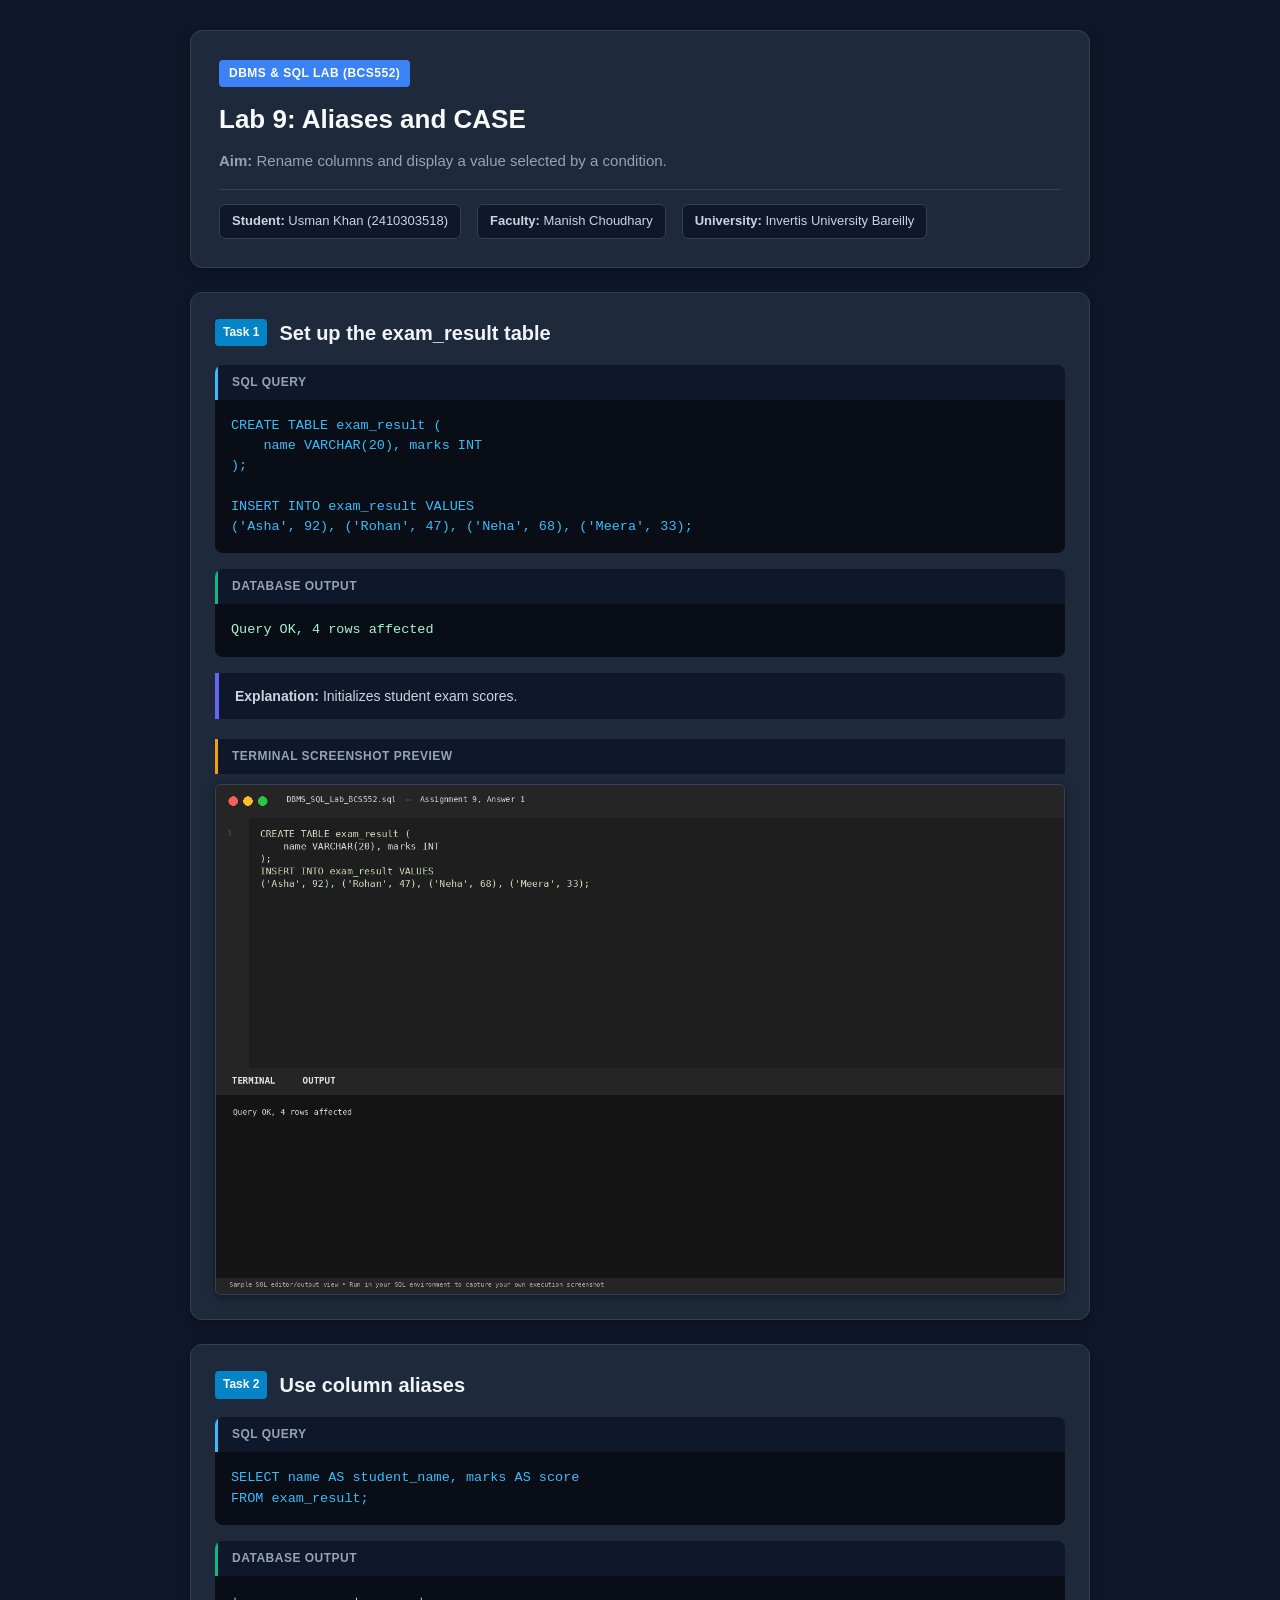
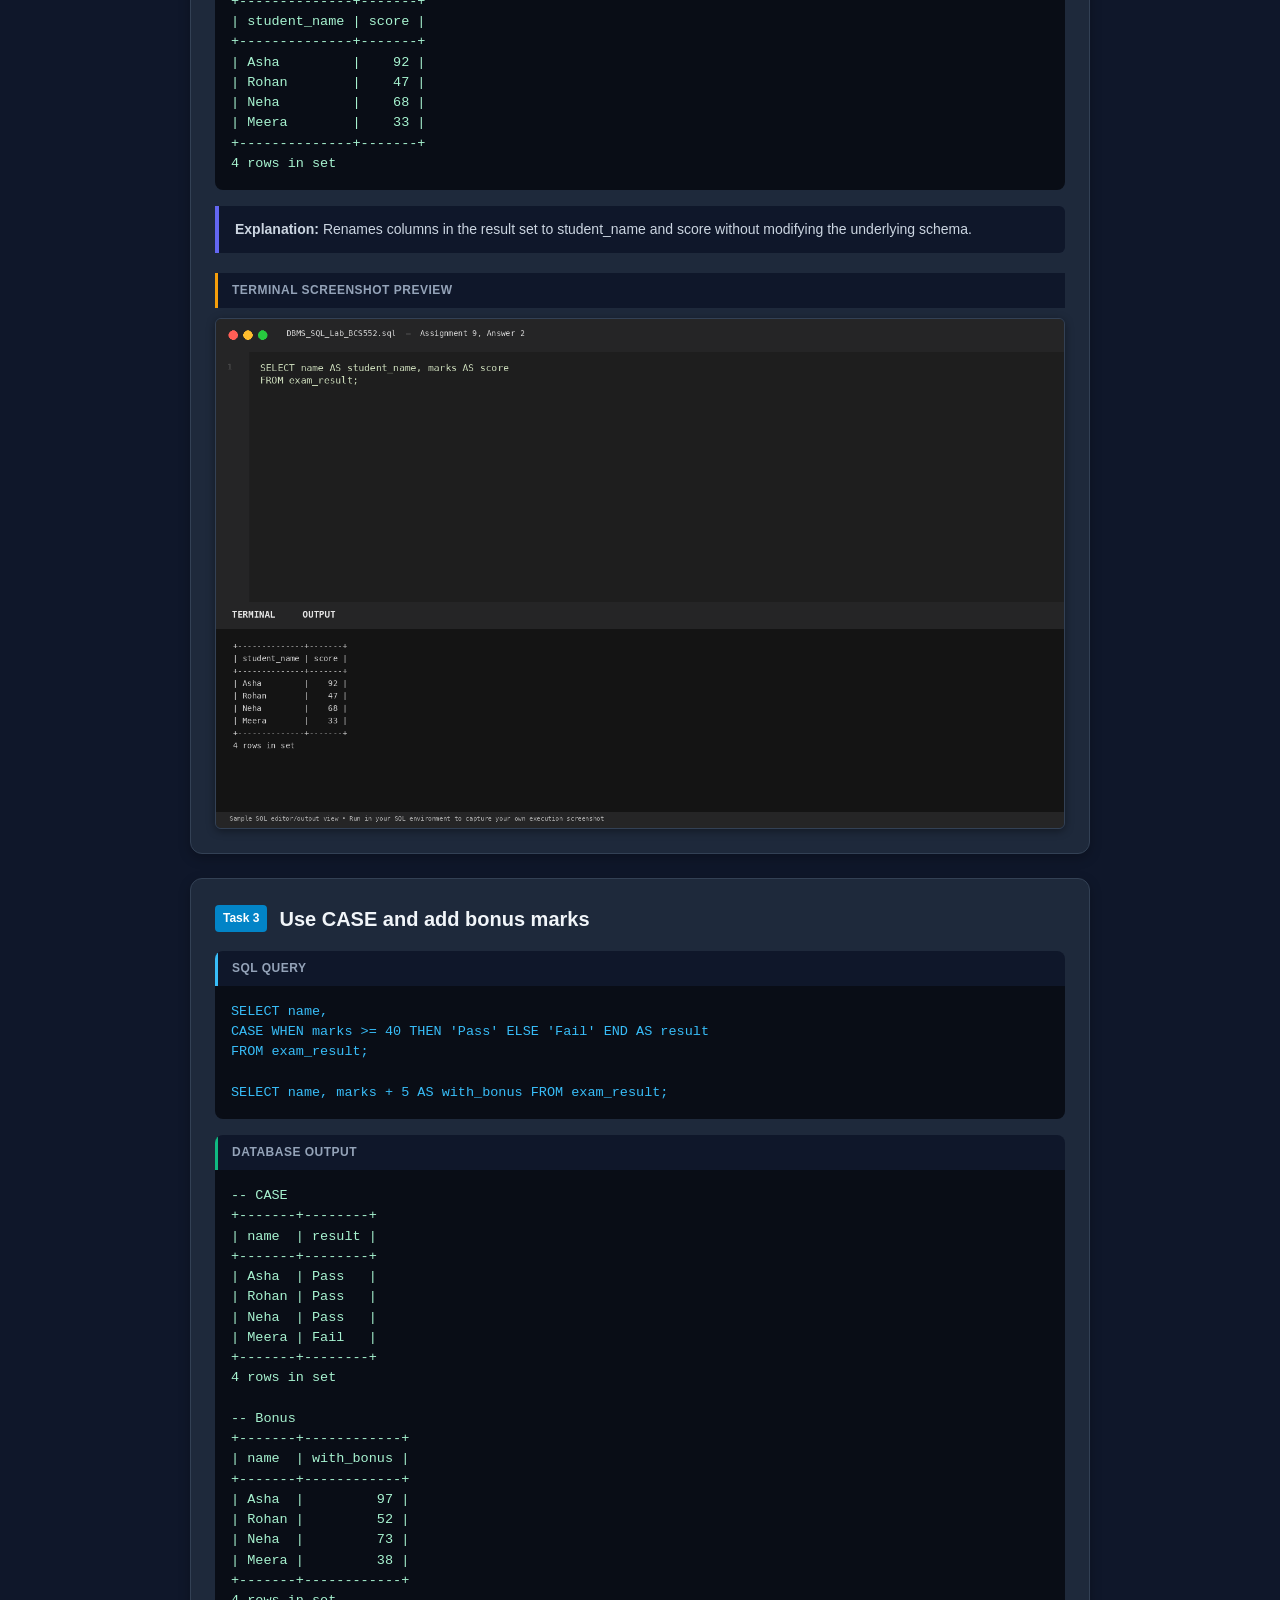
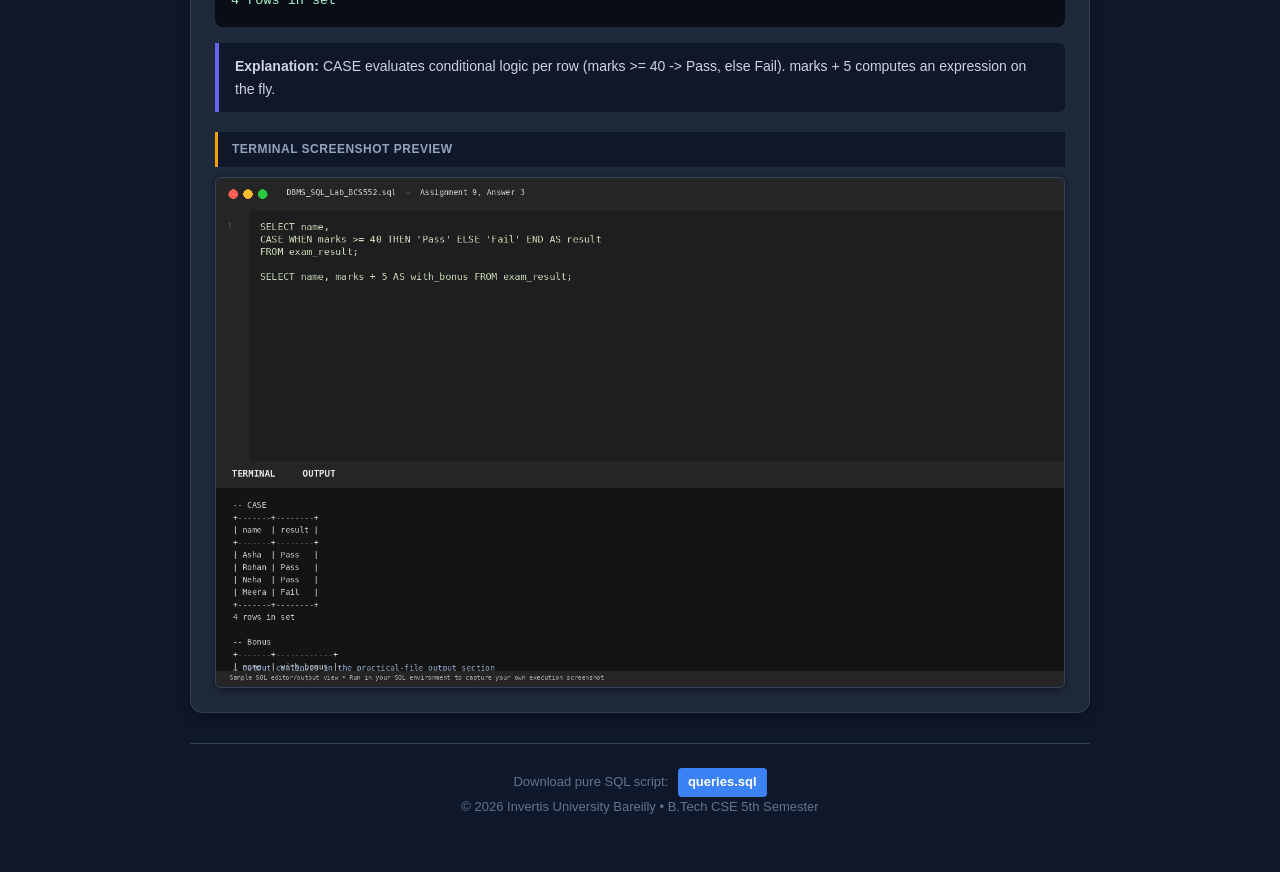
<file: Lab9/index.html>
<!DOCTYPE html>
<html lang="en">
<head>
    <meta charset="UTF-8">
    <meta name="viewport" content="width=device-width, initial-scale=1.0">
    <title>Lab 9 - Aliases and CASE</title>
    <link rel="stylesheet" href="style.css">
</head>
<body>
    <div class="container">
        <header class="header">
            <div class="badge">DBMS &amp; SQL LAB (BCS552)</div>
            <h1>Lab 9: Aliases and CASE</h1>
            <p class="aim"><strong>Aim:</strong> Rename columns and display a value selected by a condition.</p>
            <div class="meta-info">
                <span><strong>Student:</strong> Usman Khan (2410303518)</span>
                <span><strong>Faculty:</strong> Manish Choudhary</span>
                <span><strong>University:</strong> Invertis University Bareilly</span>
            </div>
        </header>

        <main class="workbench">

            <section class="task-card">
                <div class="task-header">
                    <span class="task-number">Task 1</span>
                    <h2>Set up the exam_result table</h2>
                </div>
                
                <div class="code-block">
                    <div class="code-title">SQL Query</div>
                    <pre><code class="language-sql">CREATE TABLE exam_result (
    name VARCHAR(20), marks INT
);

INSERT INTO exam_result VALUES
('Asha', 92), ('Rohan', 47), ('Neha', 68), ('Meera', 33);</code></pre>
                </div>

                <div class="output-block">
                    <div class="output-title">Database Output</div>
                    <pre class="terminal-output">Query OK, 4 rows affected</pre>
                </div>

                <div class="explanation-box">
                    <strong>Explanation:</strong> Initializes student exam scores.
                </div>

                <div class="screenshot-preview">
                    <div class="screenshot-title">Terminal Screenshot Preview</div>
                    <img src="images/screenshot1.png" alt="Task 1 Screenshot">
                </div>
            </section>

            <section class="task-card">
                <div class="task-header">
                    <span class="task-number">Task 2</span>
                    <h2>Use column aliases</h2>
                </div>
                
                <div class="code-block">
                    <div class="code-title">SQL Query</div>
                    <pre><code class="language-sql">SELECT name AS student_name, marks AS score
FROM exam_result;</code></pre>
                </div>

                <div class="output-block">
                    <div class="output-title">Database Output</div>
                    <pre class="terminal-output">+--------------+-------+
| student_name | score |
+--------------+-------+
| Asha         |    92 |
| Rohan        |    47 |
| Neha         |    68 |
| Meera        |    33 |
+--------------+-------+
4 rows in set</pre>
                </div>

                <div class="explanation-box">
                    <strong>Explanation:</strong> Renames columns in the result set to student_name and score without modifying the underlying schema.
                </div>

                <div class="screenshot-preview">
                    <div class="screenshot-title">Terminal Screenshot Preview</div>
                    <img src="images/screenshot2.png" alt="Task 2 Screenshot">
                </div>
            </section>

            <section class="task-card">
                <div class="task-header">
                    <span class="task-number">Task 3</span>
                    <h2>Use CASE and add bonus marks</h2>
                </div>
                
                <div class="code-block">
                    <div class="code-title">SQL Query</div>
                    <pre><code class="language-sql">SELECT name,
CASE WHEN marks &gt;= 40 THEN 'Pass' ELSE 'Fail' END AS result
FROM exam_result;

SELECT name, marks + 5 AS with_bonus FROM exam_result;</code></pre>
                </div>

                <div class="output-block">
                    <div class="output-title">Database Output</div>
                    <pre class="terminal-output">-- CASE
+-------+--------+
| name  | result |
+-------+--------+
| Asha  | Pass   |
| Rohan | Pass   |
| Neha  | Pass   |
| Meera | Fail   |
+-------+--------+
4 rows in set

-- Bonus
+-------+------------+
| name  | with_bonus |
+-------+------------+
| Asha  |         97 |
| Rohan |         52 |
| Neha  |         73 |
| Meera |         38 |
+-------+------------+
4 rows in set</pre>
                </div>

                <div class="explanation-box">
                    <strong>Explanation:</strong> CASE evaluates conditional logic per row (marks >= 40 -> Pass, else Fail). marks + 5 computes an expression on the fly.
                </div>

                <div class="screenshot-preview">
                    <div class="screenshot-title">Terminal Screenshot Preview</div>
                    <img src="images/screenshot3.png" alt="Task 3 Screenshot">
                </div>
            </section>

        </main>

        <footer class="footer">
            <p>Download pure SQL script: <a href="queries.sql" class="sql-download-btn">queries.sql</a></p>
            <p>&copy; 2026 Invertis University Bareilly &bull; B.Tech CSE 5th Semester</p>
        </footer>
    </div>
</body>
</html>
</file>
<file: Lab1/style.css>
/* DBMS & SQL Lab Stylesheet */
* {
    margin: 0;
    padding: 0;
    box-sizing: border-box;
    font-family: -apple-system, BlinkMacSystemFont, "Segoe UI", Roboto, "Helvetica Neue", Arial, sans-serif;
}

body {
    background-color: #0f172a;
    color: #e2e8f0;
    padding: 30px 15px;
    line-height: 1.6;
}

.container {
    max-width: 900px;
    margin: 0 auto;
}

.header {
    background: #1e293b;
    border: 1px solid #334155;
    padding: 28px;
    border-radius: 12px;
    margin-bottom: 24px;
    box-shadow: 0 4px 15px rgba(0, 0, 0, 0.3);
}

.badge {
    display: inline-block;
    background: #3b82f6;
    color: #ffffff;
    font-size: 12px;
    font-weight: 700;
    padding: 4px 10px;
    border-radius: 4px;
    text-transform: uppercase;
    letter-spacing: 0.5px;
    margin-bottom: 12px;
}

.header h1 {
    font-size: 26px;
    color: #f8fafc;
    margin-bottom: 8px;
}

.aim {
    font-size: 15px;
    color: #94a3b8;
    margin-bottom: 16px;
}

.meta-info {
    display: flex;
    flex-wrap: wrap;
    gap: 16px;
    font-size: 13px;
    color: #cbd5e1;
    border-top: 1px solid #334155;
    padding-top: 14px;
}

.meta-info span {
    background: #0f172a;
    padding: 6px 12px;
    border-radius: 6px;
    border: 1px solid #334155;
}

.task-card {
    background: #1e293b;
    border: 1px solid #334155;
    border-radius: 12px;
    padding: 24px;
    margin-bottom: 24px;
    box-shadow: 0 4px 12px rgba(0, 0, 0, 0.25);
}

.task-header {
    display: flex;
    align-items: center;
    gap: 12px;
    margin-bottom: 16px;
}

.task-number {
    background: #0284c7;
    color: #ffffff;
    font-size: 12px;
    font-weight: 700;
    padding: 4px 8px;
    border-radius: 4px;
}

.task-header h2 {
    font-size: 20px;
    color: #f1f5f9;
}

.code-block, .output-block {
    margin-bottom: 16px;
    border-radius: 8px;
    overflow: hidden;
}

.code-title, .output-title, .screenshot-title {
    background: #0f172a;
    color: #94a3b8;
    font-size: 12px;
    font-weight: 600;
    text-transform: uppercase;
    letter-spacing: 0.5px;
    padding: 8px 14px;
    border-left: 3px solid #38bdf8;
}

.output-title {
    border-left-color: #10b981;
}

.screenshot-title {
    border-left-color: #f59e0b;
    margin-bottom: 10px;
}

pre {
    background: #090d16;
    padding: 16px;
    overflow-x: auto;
    font-family: 'Consolas', 'Courier New', monospace;
    font-size: 13.5px;
    line-height: 1.5;
}

code {
    color: #38bdf8;
    font-family: inherit;
}

.terminal-output {
    color: #a7f3d0;
}

.explanation-box {
    background: #0f172a;
    border-left: 4px solid #6366f1;
    padding: 12px 16px;
    border-radius: 0 6px 6px 0;
    font-size: 14px;
    color: #cbd5e1;
    margin-bottom: 20px;
}

.screenshot-preview {
    margin-top: 16px;
}

.screenshot-preview img {
    max-width: 100%;
    height: auto;
    border-radius: 6px;
    border: 1px solid #334155;
    box-shadow: 0 2px 8px rgba(0,0,0,0.4);
    display: block;
}

.footer {
    text-align: center;
    padding: 24px;
    color: #64748b;
    font-size: 13px;
    border-top: 1px solid #334155;
    margin-top: 30px;
}

.sql-download-btn {
    display: inline-block;
    background: #3b82f6;
    color: white;
    text-decoration: none;
    font-weight: 600;
    padding: 4px 10px;
    border-radius: 4px;
    margin-left: 6px;
}

.sql-download-btn:hover {
    background: #2563eb;
}
</file>
<file: Lab10/style.css>
/* DBMS & SQL Lab Stylesheet */
* {
    margin: 0;
    padding: 0;
    box-sizing: border-box;
    font-family: -apple-system, BlinkMacSystemFont, "Segoe UI", Roboto, "Helvetica Neue", Arial, sans-serif;
}

body {
    background-color: #0f172a;
    color: #e2e8f0;
    padding: 30px 15px;
    line-height: 1.6;
}

.container {
    max-width: 900px;
    margin: 0 auto;
}

.header {
    background: #1e293b;
    border: 1px solid #334155;
    padding: 28px;
    border-radius: 12px;
    margin-bottom: 24px;
    box-shadow: 0 4px 15px rgba(0, 0, 0, 0.3);
}

.badge {
    display: inline-block;
    background: #3b82f6;
    color: #ffffff;
    font-size: 12px;
    font-weight: 700;
    padding: 4px 10px;
    border-radius: 4px;
    text-transform: uppercase;
    letter-spacing: 0.5px;
    margin-bottom: 12px;
}

.header h1 {
    font-size: 26px;
    color: #f8fafc;
    margin-bottom: 8px;
}

.aim {
    font-size: 15px;
    color: #94a3b8;
    margin-bottom: 16px;
}

.meta-info {
    display: flex;
    flex-wrap: wrap;
    gap: 16px;
    font-size: 13px;
    color: #cbd5e1;
    border-top: 1px solid #334155;
    padding-top: 14px;
}

.meta-info span {
    background: #0f172a;
    padding: 6px 12px;
    border-radius: 6px;
    border: 1px solid #334155;
}

.task-card {
    background: #1e293b;
    border: 1px solid #334155;
    border-radius: 12px;
    padding: 24px;
    margin-bottom: 24px;
    box-shadow: 0 4px 12px rgba(0, 0, 0, 0.25);
}

.task-header {
    display: flex;
    align-items: center;
    gap: 12px;
    margin-bottom: 16px;
}

.task-number {
    background: #0284c7;
    color: #ffffff;
    font-size: 12px;
    font-weight: 700;
    padding: 4px 8px;
    border-radius: 4px;
}

.task-header h2 {
    font-size: 20px;
    color: #f1f5f9;
}

.code-block, .output-block {
    margin-bottom: 16px;
    border-radius: 8px;
    overflow: hidden;
}

.code-title, .output-title, .screenshot-title {
    background: #0f172a;
    color: #94a3b8;
    font-size: 12px;
    font-weight: 600;
    text-transform: uppercase;
    letter-spacing: 0.5px;
    padding: 8px 14px;
    border-left: 3px solid #38bdf8;
}

.output-title {
    border-left-color: #10b981;
}

.screenshot-title {
    border-left-color: #f59e0b;
    margin-bottom: 10px;
}

pre {
    background: #090d16;
    padding: 16px;
    overflow-x: auto;
    font-family: 'Consolas', 'Courier New', monospace;
    font-size: 13.5px;
    line-height: 1.5;
}

code {
    color: #38bdf8;
    font-family: inherit;
}

.terminal-output {
    color: #a7f3d0;
}

.explanation-box {
    background: #0f172a;
    border-left: 4px solid #6366f1;
    padding: 12px 16px;
    border-radius: 0 6px 6px 0;
    font-size: 14px;
    color: #cbd5e1;
    margin-bottom: 20px;
}

.screenshot-preview {
    margin-top: 16px;
}

.screenshot-preview img {
    max-width: 100%;
    height: auto;
    border-radius: 6px;
    border: 1px solid #334155;
    box-shadow: 0 2px 8px rgba(0,0,0,0.4);
    display: block;
}

.footer {
    text-align: center;
    padding: 24px;
    color: #64748b;
    font-size: 13px;
    border-top: 1px solid #334155;
    margin-top: 30px;
}

.sql-download-btn {
    display: inline-block;
    background: #3b82f6;
    color: white;
    text-decoration: none;
    font-weight: 600;
    padding: 4px 10px;
    border-radius: 4px;
    margin-left: 6px;
}

.sql-download-btn:hover {
    background: #2563eb;
}
</file>
<file: Lab11/style.css>
/* DBMS & SQL Lab Stylesheet */
* {
    margin: 0;
    padding: 0;
    box-sizing: border-box;
    font-family: -apple-system, BlinkMacSystemFont, "Segoe UI", Roboto, "Helvetica Neue", Arial, sans-serif;
}

body {
    background-color: #0f172a;
    color: #e2e8f0;
    padding: 30px 15px;
    line-height: 1.6;
}

.container {
    max-width: 900px;
    margin: 0 auto;
}

.header {
    background: #1e293b;
    border: 1px solid #334155;
    padding: 28px;
    border-radius: 12px;
    margin-bottom: 24px;
    box-shadow: 0 4px 15px rgba(0, 0, 0, 0.3);
}

.badge {
    display: inline-block;
    background: #3b82f6;
    color: #ffffff;
    font-size: 12px;
    font-weight: 700;
    padding: 4px 10px;
    border-radius: 4px;
    text-transform: uppercase;
    letter-spacing: 0.5px;
    margin-bottom: 12px;
}

.header h1 {
    font-size: 26px;
    color: #f8fafc;
    margin-bottom: 8px;
}

.aim {
    font-size: 15px;
    color: #94a3b8;
    margin-bottom: 16px;
}

.meta-info {
    display: flex;
    flex-wrap: wrap;
    gap: 16px;
    font-size: 13px;
    color: #cbd5e1;
    border-top: 1px solid #334155;
    padding-top: 14px;
}

.meta-info span {
    background: #0f172a;
    padding: 6px 12px;
    border-radius: 6px;
    border: 1px solid #334155;
}

.task-card {
    background: #1e293b;
    border: 1px solid #334155;
    border-radius: 12px;
    padding: 24px;
    margin-bottom: 24px;
    box-shadow: 0 4px 12px rgba(0, 0, 0, 0.25);
}

.task-header {
    display: flex;
    align-items: center;
    gap: 12px;
    margin-bottom: 16px;
}

.task-number {
    background: #0284c7;
    color: #ffffff;
    font-size: 12px;
    font-weight: 700;
    padding: 4px 8px;
    border-radius: 4px;
}

.task-header h2 {
    font-size: 20px;
    color: #f1f5f9;
}

.code-block, .output-block {
    margin-bottom: 16px;
    border-radius: 8px;
    overflow: hidden;
}

.code-title, .output-title, .screenshot-title {
    background: #0f172a;
    color: #94a3b8;
    font-size: 12px;
    font-weight: 600;
    text-transform: uppercase;
    letter-spacing: 0.5px;
    padding: 8px 14px;
    border-left: 3px solid #38bdf8;
}

.output-title {
    border-left-color: #10b981;
}

.screenshot-title {
    border-left-color: #f59e0b;
    margin-bottom: 10px;
}

pre {
    background: #090d16;
    padding: 16px;
    overflow-x: auto;
    font-family: 'Consolas', 'Courier New', monospace;
    font-size: 13.5px;
    line-height: 1.5;
}

code {
    color: #38bdf8;
    font-family: inherit;
}

.terminal-output {
    color: #a7f3d0;
}

.explanation-box {
    background: #0f172a;
    border-left: 4px solid #6366f1;
    padding: 12px 16px;
    border-radius: 0 6px 6px 0;
    font-size: 14px;
    color: #cbd5e1;
    margin-bottom: 20px;
}

.screenshot-preview {
    margin-top: 16px;
}

.screenshot-preview img {
    max-width: 100%;
    height: auto;
    border-radius: 6px;
    border: 1px solid #334155;
    box-shadow: 0 2px 8px rgba(0,0,0,0.4);
    display: block;
}

.footer {
    text-align: center;
    padding: 24px;
    color: #64748b;
    font-size: 13px;
    border-top: 1px solid #334155;
    margin-top: 30px;
}

.sql-download-btn {
    display: inline-block;
    background: #3b82f6;
    color: white;
    text-decoration: none;
    font-weight: 600;
    padding: 4px 10px;
    border-radius: 4px;
    margin-left: 6px;
}

.sql-download-btn:hover {
    background: #2563eb;
}
</file>
<file: Lab12/style.css>
/* DBMS & SQL Lab Stylesheet */
* {
    margin: 0;
    padding: 0;
    box-sizing: border-box;
    font-family: -apple-system, BlinkMacSystemFont, "Segoe UI", Roboto, "Helvetica Neue", Arial, sans-serif;
}

body {
    background-color: #0f172a;
    color: #e2e8f0;
    padding: 30px 15px;
    line-height: 1.6;
}

.container {
    max-width: 900px;
    margin: 0 auto;
}

.header {
    background: #1e293b;
    border: 1px solid #334155;
    padding: 28px;
    border-radius: 12px;
    margin-bottom: 24px;
    box-shadow: 0 4px 15px rgba(0, 0, 0, 0.3);
}

.badge {
    display: inline-block;
    background: #3b82f6;
    color: #ffffff;
    font-size: 12px;
    font-weight: 700;
    padding: 4px 10px;
    border-radius: 4px;
    text-transform: uppercase;
    letter-spacing: 0.5px;
    margin-bottom: 12px;
}

.header h1 {
    font-size: 26px;
    color: #f8fafc;
    margin-bottom: 8px;
}

.aim {
    font-size: 15px;
    color: #94a3b8;
    margin-bottom: 16px;
}

.meta-info {
    display: flex;
    flex-wrap: wrap;
    gap: 16px;
    font-size: 13px;
    color: #cbd5e1;
    border-top: 1px solid #334155;
    padding-top: 14px;
}

.meta-info span {
    background: #0f172a;
    padding: 6px 12px;
    border-radius: 6px;
    border: 1px solid #334155;
}

.task-card {
    background: #1e293b;
    border: 1px solid #334155;
    border-radius: 12px;
    padding: 24px;
    margin-bottom: 24px;
    box-shadow: 0 4px 12px rgba(0, 0, 0, 0.25);
}

.task-header {
    display: flex;
    align-items: center;
    gap: 12px;
    margin-bottom: 16px;
}

.task-number {
    background: #0284c7;
    color: #ffffff;
    font-size: 12px;
    font-weight: 700;
    padding: 4px 8px;
    border-radius: 4px;
}

.task-header h2 {
    font-size: 20px;
    color: #f1f5f9;
}

.code-block, .output-block {
    margin-bottom: 16px;
    border-radius: 8px;
    overflow: hidden;
}

.code-title, .output-title, .screenshot-title {
    background: #0f172a;
    color: #94a3b8;
    font-size: 12px;
    font-weight: 600;
    text-transform: uppercase;
    letter-spacing: 0.5px;
    padding: 8px 14px;
    border-left: 3px solid #38bdf8;
}

.output-title {
    border-left-color: #10b981;
}

.screenshot-title {
    border-left-color: #f59e0b;
    margin-bottom: 10px;
}

pre {
    background: #090d16;
    padding: 16px;
    overflow-x: auto;
    font-family: 'Consolas', 'Courier New', monospace;
    font-size: 13.5px;
    line-height: 1.5;
}

code {
    color: #38bdf8;
    font-family: inherit;
}

.terminal-output {
    color: #a7f3d0;
}

.explanation-box {
    background: #0f172a;
    border-left: 4px solid #6366f1;
    padding: 12px 16px;
    border-radius: 0 6px 6px 0;
    font-size: 14px;
    color: #cbd5e1;
    margin-bottom: 20px;
}

.screenshot-preview {
    margin-top: 16px;
}

.screenshot-preview img {
    max-width: 100%;
    height: auto;
    border-radius: 6px;
    border: 1px solid #334155;
    box-shadow: 0 2px 8px rgba(0,0,0,0.4);
    display: block;
}

.footer {
    text-align: center;
    padding: 24px;
    color: #64748b;
    font-size: 13px;
    border-top: 1px solid #334155;
    margin-top: 30px;
}

.sql-download-btn {
    display: inline-block;
    background: #3b82f6;
    color: white;
    text-decoration: none;
    font-weight: 600;
    padding: 4px 10px;
    border-radius: 4px;
    margin-left: 6px;
}

.sql-download-btn:hover {
    background: #2563eb;
}
</file>
<file: Lab13/style.css>
/* DBMS & SQL Lab Stylesheet */
* {
    margin: 0;
    padding: 0;
    box-sizing: border-box;
    font-family: -apple-system, BlinkMacSystemFont, "Segoe UI", Roboto, "Helvetica Neue", Arial, sans-serif;
}

body {
    background-color: #0f172a;
    color: #e2e8f0;
    padding: 30px 15px;
    line-height: 1.6;
}

.container {
    max-width: 900px;
    margin: 0 auto;
}

.header {
    background: #1e293b;
    border: 1px solid #334155;
    padding: 28px;
    border-radius: 12px;
    margin-bottom: 24px;
    box-shadow: 0 4px 15px rgba(0, 0, 0, 0.3);
}

.badge {
    display: inline-block;
    background: #3b82f6;
    color: #ffffff;
    font-size: 12px;
    font-weight: 700;
    padding: 4px 10px;
    border-radius: 4px;
    text-transform: uppercase;
    letter-spacing: 0.5px;
    margin-bottom: 12px;
}

.header h1 {
    font-size: 26px;
    color: #f8fafc;
    margin-bottom: 8px;
}

.aim {
    font-size: 15px;
    color: #94a3b8;
    margin-bottom: 16px;
}

.meta-info {
    display: flex;
    flex-wrap: wrap;
    gap: 16px;
    font-size: 13px;
    color: #cbd5e1;
    border-top: 1px solid #334155;
    padding-top: 14px;
}

.meta-info span {
    background: #0f172a;
    padding: 6px 12px;
    border-radius: 6px;
    border: 1px solid #334155;
}

.task-card {
    background: #1e293b;
    border: 1px solid #334155;
    border-radius: 12px;
    padding: 24px;
    margin-bottom: 24px;
    box-shadow: 0 4px 12px rgba(0, 0, 0, 0.25);
}

.task-header {
    display: flex;
    align-items: center;
    gap: 12px;
    margin-bottom: 16px;
}

.task-number {
    background: #0284c7;
    color: #ffffff;
    font-size: 12px;
    font-weight: 700;
    padding: 4px 8px;
    border-radius: 4px;
}

.task-header h2 {
    font-size: 20px;
    color: #f1f5f9;
}

.code-block, .output-block {
    margin-bottom: 16px;
    border-radius: 8px;
    overflow: hidden;
}

.code-title, .output-title, .screenshot-title {
    background: #0f172a;
    color: #94a3b8;
    font-size: 12px;
    font-weight: 600;
    text-transform: uppercase;
    letter-spacing: 0.5px;
    padding: 8px 14px;
    border-left: 3px solid #38bdf8;
}

.output-title {
    border-left-color: #10b981;
}

.screenshot-title {
    border-left-color: #f59e0b;
    margin-bottom: 10px;
}

pre {
    background: #090d16;
    padding: 16px;
    overflow-x: auto;
    font-family: 'Consolas', 'Courier New', monospace;
    font-size: 13.5px;
    line-height: 1.5;
}

code {
    color: #38bdf8;
    font-family: inherit;
}

.terminal-output {
    color: #a7f3d0;
}

.explanation-box {
    background: #0f172a;
    border-left: 4px solid #6366f1;
    padding: 12px 16px;
    border-radius: 0 6px 6px 0;
    font-size: 14px;
    color: #cbd5e1;
    margin-bottom: 20px;
}

.screenshot-preview {
    margin-top: 16px;
}

.screenshot-preview img {
    max-width: 100%;
    height: auto;
    border-radius: 6px;
    border: 1px solid #334155;
    box-shadow: 0 2px 8px rgba(0,0,0,0.4);
    display: block;
}

.footer {
    text-align: center;
    padding: 24px;
    color: #64748b;
    font-size: 13px;
    border-top: 1px solid #334155;
    margin-top: 30px;
}

.sql-download-btn {
    display: inline-block;
    background: #3b82f6;
    color: white;
    text-decoration: none;
    font-weight: 600;
    padding: 4px 10px;
    border-radius: 4px;
    margin-left: 6px;
}

.sql-download-btn:hover {
    background: #2563eb;
}
</file>
<file: Lab14/style.css>
/* DBMS & SQL Lab Stylesheet */
* {
    margin: 0;
    padding: 0;
    box-sizing: border-box;
    font-family: -apple-system, BlinkMacSystemFont, "Segoe UI", Roboto, "Helvetica Neue", Arial, sans-serif;
}

body {
    background-color: #0f172a;
    color: #e2e8f0;
    padding: 30px 15px;
    line-height: 1.6;
}

.container {
    max-width: 900px;
    margin: 0 auto;
}

.header {
    background: #1e293b;
    border: 1px solid #334155;
    padding: 28px;
    border-radius: 12px;
    margin-bottom: 24px;
    box-shadow: 0 4px 15px rgba(0, 0, 0, 0.3);
}

.badge {
    display: inline-block;
    background: #3b82f6;
    color: #ffffff;
    font-size: 12px;
    font-weight: 700;
    padding: 4px 10px;
    border-radius: 4px;
    text-transform: uppercase;
    letter-spacing: 0.5px;
    margin-bottom: 12px;
}

.header h1 {
    font-size: 26px;
    color: #f8fafc;
    margin-bottom: 8px;
}

.aim {
    font-size: 15px;
    color: #94a3b8;
    margin-bottom: 16px;
}

.meta-info {
    display: flex;
    flex-wrap: wrap;
    gap: 16px;
    font-size: 13px;
    color: #cbd5e1;
    border-top: 1px solid #334155;
    padding-top: 14px;
}

.meta-info span {
    background: #0f172a;
    padding: 6px 12px;
    border-radius: 6px;
    border: 1px solid #334155;
}

.task-card {
    background: #1e293b;
    border: 1px solid #334155;
    border-radius: 12px;
    padding: 24px;
    margin-bottom: 24px;
    box-shadow: 0 4px 12px rgba(0, 0, 0, 0.25);
}

.task-header {
    display: flex;
    align-items: center;
    gap: 12px;
    margin-bottom: 16px;
}

.task-number {
    background: #0284c7;
    color: #ffffff;
    font-size: 12px;
    font-weight: 700;
    padding: 4px 8px;
    border-radius: 4px;
}

.task-header h2 {
    font-size: 20px;
    color: #f1f5f9;
}

.code-block, .output-block {
    margin-bottom: 16px;
    border-radius: 8px;
    overflow: hidden;
}

.code-title, .output-title, .screenshot-title {
    background: #0f172a;
    color: #94a3b8;
    font-size: 12px;
    font-weight: 600;
    text-transform: uppercase;
    letter-spacing: 0.5px;
    padding: 8px 14px;
    border-left: 3px solid #38bdf8;
}

.output-title {
    border-left-color: #10b981;
}

.screenshot-title {
    border-left-color: #f59e0b;
    margin-bottom: 10px;
}

pre {
    background: #090d16;
    padding: 16px;
    overflow-x: auto;
    font-family: 'Consolas', 'Courier New', monospace;
    font-size: 13.5px;
    line-height: 1.5;
}

code {
    color: #38bdf8;
    font-family: inherit;
}

.terminal-output {
    color: #a7f3d0;
}

.explanation-box {
    background: #0f172a;
    border-left: 4px solid #6366f1;
    padding: 12px 16px;
    border-radius: 0 6px 6px 0;
    font-size: 14px;
    color: #cbd5e1;
    margin-bottom: 20px;
}

.screenshot-preview {
    margin-top: 16px;
}

.screenshot-preview img {
    max-width: 100%;
    height: auto;
    border-radius: 6px;
    border: 1px solid #334155;
    box-shadow: 0 2px 8px rgba(0,0,0,0.4);
    display: block;
}

.footer {
    text-align: center;
    padding: 24px;
    color: #64748b;
    font-size: 13px;
    border-top: 1px solid #334155;
    margin-top: 30px;
}

.sql-download-btn {
    display: inline-block;
    background: #3b82f6;
    color: white;
    text-decoration: none;
    font-weight: 600;
    padding: 4px 10px;
    border-radius: 4px;
    margin-left: 6px;
}

.sql-download-btn:hover {
    background: #2563eb;
}
</file>
<file: Lab15/style.css>
/* DBMS & SQL Lab Stylesheet */
* {
    margin: 0;
    padding: 0;
    box-sizing: border-box;
    font-family: -apple-system, BlinkMacSystemFont, "Segoe UI", Roboto, "Helvetica Neue", Arial, sans-serif;
}

body {
    background-color: #0f172a;
    color: #e2e8f0;
    padding: 30px 15px;
    line-height: 1.6;
}

.container {
    max-width: 900px;
    margin: 0 auto;
}

.header {
    background: #1e293b;
    border: 1px solid #334155;
    padding: 28px;
    border-radius: 12px;
    margin-bottom: 24px;
    box-shadow: 0 4px 15px rgba(0, 0, 0, 0.3);
}

.badge {
    display: inline-block;
    background: #3b82f6;
    color: #ffffff;
    font-size: 12px;
    font-weight: 700;
    padding: 4px 10px;
    border-radius: 4px;
    text-transform: uppercase;
    letter-spacing: 0.5px;
    margin-bottom: 12px;
}

.header h1 {
    font-size: 26px;
    color: #f8fafc;
    margin-bottom: 8px;
}

.aim {
    font-size: 15px;
    color: #94a3b8;
    margin-bottom: 16px;
}

.meta-info {
    display: flex;
    flex-wrap: wrap;
    gap: 16px;
    font-size: 13px;
    color: #cbd5e1;
    border-top: 1px solid #334155;
    padding-top: 14px;
}

.meta-info span {
    background: #0f172a;
    padding: 6px 12px;
    border-radius: 6px;
    border: 1px solid #334155;
}

.task-card {
    background: #1e293b;
    border: 1px solid #334155;
    border-radius: 12px;
    padding: 24px;
    margin-bottom: 24px;
    box-shadow: 0 4px 12px rgba(0, 0, 0, 0.25);
}

.task-header {
    display: flex;
    align-items: center;
    gap: 12px;
    margin-bottom: 16px;
}

.task-number {
    background: #0284c7;
    color: #ffffff;
    font-size: 12px;
    font-weight: 700;
    padding: 4px 8px;
    border-radius: 4px;
}

.task-header h2 {
    font-size: 20px;
    color: #f1f5f9;
}

.code-block, .output-block {
    margin-bottom: 16px;
    border-radius: 8px;
    overflow: hidden;
}

.code-title, .output-title, .screenshot-title {
    background: #0f172a;
    color: #94a3b8;
    font-size: 12px;
    font-weight: 600;
    text-transform: uppercase;
    letter-spacing: 0.5px;
    padding: 8px 14px;
    border-left: 3px solid #38bdf8;
}

.output-title {
    border-left-color: #10b981;
}

.screenshot-title {
    border-left-color: #f59e0b;
    margin-bottom: 10px;
}

pre {
    background: #090d16;
    padding: 16px;
    overflow-x: auto;
    font-family: 'Consolas', 'Courier New', monospace;
    font-size: 13.5px;
    line-height: 1.5;
}

code {
    color: #38bdf8;
    font-family: inherit;
}

.terminal-output {
    color: #a7f3d0;
}

.explanation-box {
    background: #0f172a;
    border-left: 4px solid #6366f1;
    padding: 12px 16px;
    border-radius: 0 6px 6px 0;
    font-size: 14px;
    color: #cbd5e1;
    margin-bottom: 20px;
}

.screenshot-preview {
    margin-top: 16px;
}

.screenshot-preview img {
    max-width: 100%;
    height: auto;
    border-radius: 6px;
    border: 1px solid #334155;
    box-shadow: 0 2px 8px rgba(0,0,0,0.4);
    display: block;
}

.footer {
    text-align: center;
    padding: 24px;
    color: #64748b;
    font-size: 13px;
    border-top: 1px solid #334155;
    margin-top: 30px;
}

.sql-download-btn {
    display: inline-block;
    background: #3b82f6;
    color: white;
    text-decoration: none;
    font-weight: 600;
    padding: 4px 10px;
    border-radius: 4px;
    margin-left: 6px;
}

.sql-download-btn:hover {
    background: #2563eb;
}
</file>
<file: Lab2/style.css>
/* DBMS & SQL Lab Stylesheet */
* {
    margin: 0;
    padding: 0;
    box-sizing: border-box;
    font-family: -apple-system, BlinkMacSystemFont, "Segoe UI", Roboto, "Helvetica Neue", Arial, sans-serif;
}

body {
    background-color: #0f172a;
    color: #e2e8f0;
    padding: 30px 15px;
    line-height: 1.6;
}

.container {
    max-width: 900px;
    margin: 0 auto;
}

.header {
    background: #1e293b;
    border: 1px solid #334155;
    padding: 28px;
    border-radius: 12px;
    margin-bottom: 24px;
    box-shadow: 0 4px 15px rgba(0, 0, 0, 0.3);
}

.badge {
    display: inline-block;
    background: #3b82f6;
    color: #ffffff;
    font-size: 12px;
    font-weight: 700;
    padding: 4px 10px;
    border-radius: 4px;
    text-transform: uppercase;
    letter-spacing: 0.5px;
    margin-bottom: 12px;
}

.header h1 {
    font-size: 26px;
    color: #f8fafc;
    margin-bottom: 8px;
}

.aim {
    font-size: 15px;
    color: #94a3b8;
    margin-bottom: 16px;
}

.meta-info {
    display: flex;
    flex-wrap: wrap;
    gap: 16px;
    font-size: 13px;
    color: #cbd5e1;
    border-top: 1px solid #334155;
    padding-top: 14px;
}

.meta-info span {
    background: #0f172a;
    padding: 6px 12px;
    border-radius: 6px;
    border: 1px solid #334155;
}

.task-card {
    background: #1e293b;
    border: 1px solid #334155;
    border-radius: 12px;
    padding: 24px;
    margin-bottom: 24px;
    box-shadow: 0 4px 12px rgba(0, 0, 0, 0.25);
}

.task-header {
    display: flex;
    align-items: center;
    gap: 12px;
    margin-bottom: 16px;
}

.task-number {
    background: #0284c7;
    color: #ffffff;
    font-size: 12px;
    font-weight: 700;
    padding: 4px 8px;
    border-radius: 4px;
}

.task-header h2 {
    font-size: 20px;
    color: #f1f5f9;
}

.code-block, .output-block {
    margin-bottom: 16px;
    border-radius: 8px;
    overflow: hidden;
}

.code-title, .output-title, .screenshot-title {
    background: #0f172a;
    color: #94a3b8;
    font-size: 12px;
    font-weight: 600;
    text-transform: uppercase;
    letter-spacing: 0.5px;
    padding: 8px 14px;
    border-left: 3px solid #38bdf8;
}

.output-title {
    border-left-color: #10b981;
}

.screenshot-title {
    border-left-color: #f59e0b;
    margin-bottom: 10px;
}

pre {
    background: #090d16;
    padding: 16px;
    overflow-x: auto;
    font-family: 'Consolas', 'Courier New', monospace;
    font-size: 13.5px;
    line-height: 1.5;
}

code {
    color: #38bdf8;
    font-family: inherit;
}

.terminal-output {
    color: #a7f3d0;
}

.explanation-box {
    background: #0f172a;
    border-left: 4px solid #6366f1;
    padding: 12px 16px;
    border-radius: 0 6px 6px 0;
    font-size: 14px;
    color: #cbd5e1;
    margin-bottom: 20px;
}

.screenshot-preview {
    margin-top: 16px;
}

.screenshot-preview img {
    max-width: 100%;
    height: auto;
    border-radius: 6px;
    border: 1px solid #334155;
    box-shadow: 0 2px 8px rgba(0,0,0,0.4);
    display: block;
}

.footer {
    text-align: center;
    padding: 24px;
    color: #64748b;
    font-size: 13px;
    border-top: 1px solid #334155;
    margin-top: 30px;
}

.sql-download-btn {
    display: inline-block;
    background: #3b82f6;
    color: white;
    text-decoration: none;
    font-weight: 600;
    padding: 4px 10px;
    border-radius: 4px;
    margin-left: 6px;
}

.sql-download-btn:hover {
    background: #2563eb;
}
</file>
<file: Lab3/style.css>
/* DBMS & SQL Lab Stylesheet */
* {
    margin: 0;
    padding: 0;
    box-sizing: border-box;
    font-family: -apple-system, BlinkMacSystemFont, "Segoe UI", Roboto, "Helvetica Neue", Arial, sans-serif;
}

body {
    background-color: #0f172a;
    color: #e2e8f0;
    padding: 30px 15px;
    line-height: 1.6;
}

.container {
    max-width: 900px;
    margin: 0 auto;
}

.header {
    background: #1e293b;
    border: 1px solid #334155;
    padding: 28px;
    border-radius: 12px;
    margin-bottom: 24px;
    box-shadow: 0 4px 15px rgba(0, 0, 0, 0.3);
}

.badge {
    display: inline-block;
    background: #3b82f6;
    color: #ffffff;
    font-size: 12px;
    font-weight: 700;
    padding: 4px 10px;
    border-radius: 4px;
    text-transform: uppercase;
    letter-spacing: 0.5px;
    margin-bottom: 12px;
}

.header h1 {
    font-size: 26px;
    color: #f8fafc;
    margin-bottom: 8px;
}

.aim {
    font-size: 15px;
    color: #94a3b8;
    margin-bottom: 16px;
}

.meta-info {
    display: flex;
    flex-wrap: wrap;
    gap: 16px;
    font-size: 13px;
    color: #cbd5e1;
    border-top: 1px solid #334155;
    padding-top: 14px;
}

.meta-info span {
    background: #0f172a;
    padding: 6px 12px;
    border-radius: 6px;
    border: 1px solid #334155;
}

.task-card {
    background: #1e293b;
    border: 1px solid #334155;
    border-radius: 12px;
    padding: 24px;
    margin-bottom: 24px;
    box-shadow: 0 4px 12px rgba(0, 0, 0, 0.25);
}

.task-header {
    display: flex;
    align-items: center;
    gap: 12px;
    margin-bottom: 16px;
}

.task-number {
    background: #0284c7;
    color: #ffffff;
    font-size: 12px;
    font-weight: 700;
    padding: 4px 8px;
    border-radius: 4px;
}

.task-header h2 {
    font-size: 20px;
    color: #f1f5f9;
}

.code-block, .output-block {
    margin-bottom: 16px;
    border-radius: 8px;
    overflow: hidden;
}

.code-title, .output-title, .screenshot-title {
    background: #0f172a;
    color: #94a3b8;
    font-size: 12px;
    font-weight: 600;
    text-transform: uppercase;
    letter-spacing: 0.5px;
    padding: 8px 14px;
    border-left: 3px solid #38bdf8;
}

.output-title {
    border-left-color: #10b981;
}

.screenshot-title {
    border-left-color: #f59e0b;
    margin-bottom: 10px;
}

pre {
    background: #090d16;
    padding: 16px;
    overflow-x: auto;
    font-family: 'Consolas', 'Courier New', monospace;
    font-size: 13.5px;
    line-height: 1.5;
}

code {
    color: #38bdf8;
    font-family: inherit;
}

.terminal-output {
    color: #a7f3d0;
}

.explanation-box {
    background: #0f172a;
    border-left: 4px solid #6366f1;
    padding: 12px 16px;
    border-radius: 0 6px 6px 0;
    font-size: 14px;
    color: #cbd5e1;
    margin-bottom: 20px;
}

.screenshot-preview {
    margin-top: 16px;
}

.screenshot-preview img {
    max-width: 100%;
    height: auto;
    border-radius: 6px;
    border: 1px solid #334155;
    box-shadow: 0 2px 8px rgba(0,0,0,0.4);
    display: block;
}

.footer {
    text-align: center;
    padding: 24px;
    color: #64748b;
    font-size: 13px;
    border-top: 1px solid #334155;
    margin-top: 30px;
}

.sql-download-btn {
    display: inline-block;
    background: #3b82f6;
    color: white;
    text-decoration: none;
    font-weight: 600;
    padding: 4px 10px;
    border-radius: 4px;
    margin-left: 6px;
}

.sql-download-btn:hover {
    background: #2563eb;
}
</file>
<file: Lab4/style.css>
/* DBMS & SQL Lab Stylesheet */
* {
    margin: 0;
    padding: 0;
    box-sizing: border-box;
    font-family: -apple-system, BlinkMacSystemFont, "Segoe UI", Roboto, "Helvetica Neue", Arial, sans-serif;
}

body {
    background-color: #0f172a;
    color: #e2e8f0;
    padding: 30px 15px;
    line-height: 1.6;
}

.container {
    max-width: 900px;
    margin: 0 auto;
}

.header {
    background: #1e293b;
    border: 1px solid #334155;
    padding: 28px;
    border-radius: 12px;
    margin-bottom: 24px;
    box-shadow: 0 4px 15px rgba(0, 0, 0, 0.3);
}

.badge {
    display: inline-block;
    background: #3b82f6;
    color: #ffffff;
    font-size: 12px;
    font-weight: 700;
    padding: 4px 10px;
    border-radius: 4px;
    text-transform: uppercase;
    letter-spacing: 0.5px;
    margin-bottom: 12px;
}

.header h1 {
    font-size: 26px;
    color: #f8fafc;
    margin-bottom: 8px;
}

.aim {
    font-size: 15px;
    color: #94a3b8;
    margin-bottom: 16px;
}

.meta-info {
    display: flex;
    flex-wrap: wrap;
    gap: 16px;
    font-size: 13px;
    color: #cbd5e1;
    border-top: 1px solid #334155;
    padding-top: 14px;
}

.meta-info span {
    background: #0f172a;
    padding: 6px 12px;
    border-radius: 6px;
    border: 1px solid #334155;
}

.task-card {
    background: #1e293b;
    border: 1px solid #334155;
    border-radius: 12px;
    padding: 24px;
    margin-bottom: 24px;
    box-shadow: 0 4px 12px rgba(0, 0, 0, 0.25);
}

.task-header {
    display: flex;
    align-items: center;
    gap: 12px;
    margin-bottom: 16px;
}

.task-number {
    background: #0284c7;
    color: #ffffff;
    font-size: 12px;
    font-weight: 700;
    padding: 4px 8px;
    border-radius: 4px;
}

.task-header h2 {
    font-size: 20px;
    color: #f1f5f9;
}

.code-block, .output-block {
    margin-bottom: 16px;
    border-radius: 8px;
    overflow: hidden;
}

.code-title, .output-title, .screenshot-title {
    background: #0f172a;
    color: #94a3b8;
    font-size: 12px;
    font-weight: 600;
    text-transform: uppercase;
    letter-spacing: 0.5px;
    padding: 8px 14px;
    border-left: 3px solid #38bdf8;
}

.output-title {
    border-left-color: #10b981;
}

.screenshot-title {
    border-left-color: #f59e0b;
    margin-bottom: 10px;
}

pre {
    background: #090d16;
    padding: 16px;
    overflow-x: auto;
    font-family: 'Consolas', 'Courier New', monospace;
    font-size: 13.5px;
    line-height: 1.5;
}

code {
    color: #38bdf8;
    font-family: inherit;
}

.terminal-output {
    color: #a7f3d0;
}

.explanation-box {
    background: #0f172a;
    border-left: 4px solid #6366f1;
    padding: 12px 16px;
    border-radius: 0 6px 6px 0;
    font-size: 14px;
    color: #cbd5e1;
    margin-bottom: 20px;
}

.screenshot-preview {
    margin-top: 16px;
}

.screenshot-preview img {
    max-width: 100%;
    height: auto;
    border-radius: 6px;
    border: 1px solid #334155;
    box-shadow: 0 2px 8px rgba(0,0,0,0.4);
    display: block;
}

.footer {
    text-align: center;
    padding: 24px;
    color: #64748b;
    font-size: 13px;
    border-top: 1px solid #334155;
    margin-top: 30px;
}

.sql-download-btn {
    display: inline-block;
    background: #3b82f6;
    color: white;
    text-decoration: none;
    font-weight: 600;
    padding: 4px 10px;
    border-radius: 4px;
    margin-left: 6px;
}

.sql-download-btn:hover {
    background: #2563eb;
}
</file>
<file: Lab5/style.css>
/* DBMS & SQL Lab Stylesheet */
* {
    margin: 0;
    padding: 0;
    box-sizing: border-box;
    font-family: -apple-system, BlinkMacSystemFont, "Segoe UI", Roboto, "Helvetica Neue", Arial, sans-serif;
}

body {
    background-color: #0f172a;
    color: #e2e8f0;
    padding: 30px 15px;
    line-height: 1.6;
}

.container {
    max-width: 900px;
    margin: 0 auto;
}

.header {
    background: #1e293b;
    border: 1px solid #334155;
    padding: 28px;
    border-radius: 12px;
    margin-bottom: 24px;
    box-shadow: 0 4px 15px rgba(0, 0, 0, 0.3);
}

.badge {
    display: inline-block;
    background: #3b82f6;
    color: #ffffff;
    font-size: 12px;
    font-weight: 700;
    padding: 4px 10px;
    border-radius: 4px;
    text-transform: uppercase;
    letter-spacing: 0.5px;
    margin-bottom: 12px;
}

.header h1 {
    font-size: 26px;
    color: #f8fafc;
    margin-bottom: 8px;
}

.aim {
    font-size: 15px;
    color: #94a3b8;
    margin-bottom: 16px;
}

.meta-info {
    display: flex;
    flex-wrap: wrap;
    gap: 16px;
    font-size: 13px;
    color: #cbd5e1;
    border-top: 1px solid #334155;
    padding-top: 14px;
}

.meta-info span {
    background: #0f172a;
    padding: 6px 12px;
    border-radius: 6px;
    border: 1px solid #334155;
}

.task-card {
    background: #1e293b;
    border: 1px solid #334155;
    border-radius: 12px;
    padding: 24px;
    margin-bottom: 24px;
    box-shadow: 0 4px 12px rgba(0, 0, 0, 0.25);
}

.task-header {
    display: flex;
    align-items: center;
    gap: 12px;
    margin-bottom: 16px;
}

.task-number {
    background: #0284c7;
    color: #ffffff;
    font-size: 12px;
    font-weight: 700;
    padding: 4px 8px;
    border-radius: 4px;
}

.task-header h2 {
    font-size: 20px;
    color: #f1f5f9;
}

.code-block, .output-block {
    margin-bottom: 16px;
    border-radius: 8px;
    overflow: hidden;
}

.code-title, .output-title, .screenshot-title {
    background: #0f172a;
    color: #94a3b8;
    font-size: 12px;
    font-weight: 600;
    text-transform: uppercase;
    letter-spacing: 0.5px;
    padding: 8px 14px;
    border-left: 3px solid #38bdf8;
}

.output-title {
    border-left-color: #10b981;
}

.screenshot-title {
    border-left-color: #f59e0b;
    margin-bottom: 10px;
}

pre {
    background: #090d16;
    padding: 16px;
    overflow-x: auto;
    font-family: 'Consolas', 'Courier New', monospace;
    font-size: 13.5px;
    line-height: 1.5;
}

code {
    color: #38bdf8;
    font-family: inherit;
}

.terminal-output {
    color: #a7f3d0;
}

.explanation-box {
    background: #0f172a;
    border-left: 4px solid #6366f1;
    padding: 12px 16px;
    border-radius: 0 6px 6px 0;
    font-size: 14px;
    color: #cbd5e1;
    margin-bottom: 20px;
}

.screenshot-preview {
    margin-top: 16px;
}

.screenshot-preview img {
    max-width: 100%;
    height: auto;
    border-radius: 6px;
    border: 1px solid #334155;
    box-shadow: 0 2px 8px rgba(0,0,0,0.4);
    display: block;
}

.footer {
    text-align: center;
    padding: 24px;
    color: #64748b;
    font-size: 13px;
    border-top: 1px solid #334155;
    margin-top: 30px;
}

.sql-download-btn {
    display: inline-block;
    background: #3b82f6;
    color: white;
    text-decoration: none;
    font-weight: 600;
    padding: 4px 10px;
    border-radius: 4px;
    margin-left: 6px;
}

.sql-download-btn:hover {
    background: #2563eb;
}
</file>
<file: Lab6/style.css>
/* DBMS & SQL Lab Stylesheet */
* {
    margin: 0;
    padding: 0;
    box-sizing: border-box;
    font-family: -apple-system, BlinkMacSystemFont, "Segoe UI", Roboto, "Helvetica Neue", Arial, sans-serif;
}

body {
    background-color: #0f172a;
    color: #e2e8f0;
    padding: 30px 15px;
    line-height: 1.6;
}

.container {
    max-width: 900px;
    margin: 0 auto;
}

.header {
    background: #1e293b;
    border: 1px solid #334155;
    padding: 28px;
    border-radius: 12px;
    margin-bottom: 24px;
    box-shadow: 0 4px 15px rgba(0, 0, 0, 0.3);
}

.badge {
    display: inline-block;
    background: #3b82f6;
    color: #ffffff;
    font-size: 12px;
    font-weight: 700;
    padding: 4px 10px;
    border-radius: 4px;
    text-transform: uppercase;
    letter-spacing: 0.5px;
    margin-bottom: 12px;
}

.header h1 {
    font-size: 26px;
    color: #f8fafc;
    margin-bottom: 8px;
}

.aim {
    font-size: 15px;
    color: #94a3b8;
    margin-bottom: 16px;
}

.meta-info {
    display: flex;
    flex-wrap: wrap;
    gap: 16px;
    font-size: 13px;
    color: #cbd5e1;
    border-top: 1px solid #334155;
    padding-top: 14px;
}

.meta-info span {
    background: #0f172a;
    padding: 6px 12px;
    border-radius: 6px;
    border: 1px solid #334155;
}

.task-card {
    background: #1e293b;
    border: 1px solid #334155;
    border-radius: 12px;
    padding: 24px;
    margin-bottom: 24px;
    box-shadow: 0 4px 12px rgba(0, 0, 0, 0.25);
}

.task-header {
    display: flex;
    align-items: center;
    gap: 12px;
    margin-bottom: 16px;
}

.task-number {
    background: #0284c7;
    color: #ffffff;
    font-size: 12px;
    font-weight: 700;
    padding: 4px 8px;
    border-radius: 4px;
}

.task-header h2 {
    font-size: 20px;
    color: #f1f5f9;
}

.code-block, .output-block {
    margin-bottom: 16px;
    border-radius: 8px;
    overflow: hidden;
}

.code-title, .output-title, .screenshot-title {
    background: #0f172a;
    color: #94a3b8;
    font-size: 12px;
    font-weight: 600;
    text-transform: uppercase;
    letter-spacing: 0.5px;
    padding: 8px 14px;
    border-left: 3px solid #38bdf8;
}

.output-title {
    border-left-color: #10b981;
}

.screenshot-title {
    border-left-color: #f59e0b;
    margin-bottom: 10px;
}

pre {
    background: #090d16;
    padding: 16px;
    overflow-x: auto;
    font-family: 'Consolas', 'Courier New', monospace;
    font-size: 13.5px;
    line-height: 1.5;
}

code {
    color: #38bdf8;
    font-family: inherit;
}

.terminal-output {
    color: #a7f3d0;
}

.explanation-box {
    background: #0f172a;
    border-left: 4px solid #6366f1;
    padding: 12px 16px;
    border-radius: 0 6px 6px 0;
    font-size: 14px;
    color: #cbd5e1;
    margin-bottom: 20px;
}

.screenshot-preview {
    margin-top: 16px;
}

.screenshot-preview img {
    max-width: 100%;
    height: auto;
    border-radius: 6px;
    border: 1px solid #334155;
    box-shadow: 0 2px 8px rgba(0,0,0,0.4);
    display: block;
}

.footer {
    text-align: center;
    padding: 24px;
    color: #64748b;
    font-size: 13px;
    border-top: 1px solid #334155;
    margin-top: 30px;
}

.sql-download-btn {
    display: inline-block;
    background: #3b82f6;
    color: white;
    text-decoration: none;
    font-weight: 600;
    padding: 4px 10px;
    border-radius: 4px;
    margin-left: 6px;
}

.sql-download-btn:hover {
    background: #2563eb;
}
</file>
<file: Lab7/style.css>
/* DBMS & SQL Lab Stylesheet */
* {
    margin: 0;
    padding: 0;
    box-sizing: border-box;
    font-family: -apple-system, BlinkMacSystemFont, "Segoe UI", Roboto, "Helvetica Neue", Arial, sans-serif;
}

body {
    background-color: #0f172a;
    color: #e2e8f0;
    padding: 30px 15px;
    line-height: 1.6;
}

.container {
    max-width: 900px;
    margin: 0 auto;
}

.header {
    background: #1e293b;
    border: 1px solid #334155;
    padding: 28px;
    border-radius: 12px;
    margin-bottom: 24px;
    box-shadow: 0 4px 15px rgba(0, 0, 0, 0.3);
}

.badge {
    display: inline-block;
    background: #3b82f6;
    color: #ffffff;
    font-size: 12px;
    font-weight: 700;
    padding: 4px 10px;
    border-radius: 4px;
    text-transform: uppercase;
    letter-spacing: 0.5px;
    margin-bottom: 12px;
}

.header h1 {
    font-size: 26px;
    color: #f8fafc;
    margin-bottom: 8px;
}

.aim {
    font-size: 15px;
    color: #94a3b8;
    margin-bottom: 16px;
}

.meta-info {
    display: flex;
    flex-wrap: wrap;
    gap: 16px;
    font-size: 13px;
    color: #cbd5e1;
    border-top: 1px solid #334155;
    padding-top: 14px;
}

.meta-info span {
    background: #0f172a;
    padding: 6px 12px;
    border-radius: 6px;
    border: 1px solid #334155;
}

.task-card {
    background: #1e293b;
    border: 1px solid #334155;
    border-radius: 12px;
    padding: 24px;
    margin-bottom: 24px;
    box-shadow: 0 4px 12px rgba(0, 0, 0, 0.25);
}

.task-header {
    display: flex;
    align-items: center;
    gap: 12px;
    margin-bottom: 16px;
}

.task-number {
    background: #0284c7;
    color: #ffffff;
    font-size: 12px;
    font-weight: 700;
    padding: 4px 8px;
    border-radius: 4px;
}

.task-header h2 {
    font-size: 20px;
    color: #f1f5f9;
}

.code-block, .output-block {
    margin-bottom: 16px;
    border-radius: 8px;
    overflow: hidden;
}

.code-title, .output-title, .screenshot-title {
    background: #0f172a;
    color: #94a3b8;
    font-size: 12px;
    font-weight: 600;
    text-transform: uppercase;
    letter-spacing: 0.5px;
    padding: 8px 14px;
    border-left: 3px solid #38bdf8;
}

.output-title {
    border-left-color: #10b981;
}

.screenshot-title {
    border-left-color: #f59e0b;
    margin-bottom: 10px;
}

pre {
    background: #090d16;
    padding: 16px;
    overflow-x: auto;
    font-family: 'Consolas', 'Courier New', monospace;
    font-size: 13.5px;
    line-height: 1.5;
}

code {
    color: #38bdf8;
    font-family: inherit;
}

.terminal-output {
    color: #a7f3d0;
}

.explanation-box {
    background: #0f172a;
    border-left: 4px solid #6366f1;
    padding: 12px 16px;
    border-radius: 0 6px 6px 0;
    font-size: 14px;
    color: #cbd5e1;
    margin-bottom: 20px;
}

.screenshot-preview {
    margin-top: 16px;
}

.screenshot-preview img {
    max-width: 100%;
    height: auto;
    border-radius: 6px;
    border: 1px solid #334155;
    box-shadow: 0 2px 8px rgba(0,0,0,0.4);
    display: block;
}

.footer {
    text-align: center;
    padding: 24px;
    color: #64748b;
    font-size: 13px;
    border-top: 1px solid #334155;
    margin-top: 30px;
}

.sql-download-btn {
    display: inline-block;
    background: #3b82f6;
    color: white;
    text-decoration: none;
    font-weight: 600;
    padding: 4px 10px;
    border-radius: 4px;
    margin-left: 6px;
}

.sql-download-btn:hover {
    background: #2563eb;
}
</file>
<file: Lab8/style.css>
/* DBMS & SQL Lab Stylesheet */
* {
    margin: 0;
    padding: 0;
    box-sizing: border-box;
    font-family: -apple-system, BlinkMacSystemFont, "Segoe UI", Roboto, "Helvetica Neue", Arial, sans-serif;
}

body {
    background-color: #0f172a;
    color: #e2e8f0;
    padding: 30px 15px;
    line-height: 1.6;
}

.container {
    max-width: 900px;
    margin: 0 auto;
}

.header {
    background: #1e293b;
    border: 1px solid #334155;
    padding: 28px;
    border-radius: 12px;
    margin-bottom: 24px;
    box-shadow: 0 4px 15px rgba(0, 0, 0, 0.3);
}

.badge {
    display: inline-block;
    background: #3b82f6;
    color: #ffffff;
    font-size: 12px;
    font-weight: 700;
    padding: 4px 10px;
    border-radius: 4px;
    text-transform: uppercase;
    letter-spacing: 0.5px;
    margin-bottom: 12px;
}

.header h1 {
    font-size: 26px;
    color: #f8fafc;
    margin-bottom: 8px;
}

.aim {
    font-size: 15px;
    color: #94a3b8;
    margin-bottom: 16px;
}

.meta-info {
    display: flex;
    flex-wrap: wrap;
    gap: 16px;
    font-size: 13px;
    color: #cbd5e1;
    border-top: 1px solid #334155;
    padding-top: 14px;
}

.meta-info span {
    background: #0f172a;
    padding: 6px 12px;
    border-radius: 6px;
    border: 1px solid #334155;
}

.task-card {
    background: #1e293b;
    border: 1px solid #334155;
    border-radius: 12px;
    padding: 24px;
    margin-bottom: 24px;
    box-shadow: 0 4px 12px rgba(0, 0, 0, 0.25);
}

.task-header {
    display: flex;
    align-items: center;
    gap: 12px;
    margin-bottom: 16px;
}

.task-number {
    background: #0284c7;
    color: #ffffff;
    font-size: 12px;
    font-weight: 700;
    padding: 4px 8px;
    border-radius: 4px;
}

.task-header h2 {
    font-size: 20px;
    color: #f1f5f9;
}

.code-block, .output-block {
    margin-bottom: 16px;
    border-radius: 8px;
    overflow: hidden;
}

.code-title, .output-title, .screenshot-title {
    background: #0f172a;
    color: #94a3b8;
    font-size: 12px;
    font-weight: 600;
    text-transform: uppercase;
    letter-spacing: 0.5px;
    padding: 8px 14px;
    border-left: 3px solid #38bdf8;
}

.output-title {
    border-left-color: #10b981;
}

.screenshot-title {
    border-left-color: #f59e0b;
    margin-bottom: 10px;
}

pre {
    background: #090d16;
    padding: 16px;
    overflow-x: auto;
    font-family: 'Consolas', 'Courier New', monospace;
    font-size: 13.5px;
    line-height: 1.5;
}

code {
    color: #38bdf8;
    font-family: inherit;
}

.terminal-output {
    color: #a7f3d0;
}

.explanation-box {
    background: #0f172a;
    border-left: 4px solid #6366f1;
    padding: 12px 16px;
    border-radius: 0 6px 6px 0;
    font-size: 14px;
    color: #cbd5e1;
    margin-bottom: 20px;
}

.screenshot-preview {
    margin-top: 16px;
}

.screenshot-preview img {
    max-width: 100%;
    height: auto;
    border-radius: 6px;
    border: 1px solid #334155;
    box-shadow: 0 2px 8px rgba(0,0,0,0.4);
    display: block;
}

.footer {
    text-align: center;
    padding: 24px;
    color: #64748b;
    font-size: 13px;
    border-top: 1px solid #334155;
    margin-top: 30px;
}

.sql-download-btn {
    display: inline-block;
    background: #3b82f6;
    color: white;
    text-decoration: none;
    font-weight: 600;
    padding: 4px 10px;
    border-radius: 4px;
    margin-left: 6px;
}

.sql-download-btn:hover {
    background: #2563eb;
}
</file>
<file: Lab9/style.css>
/* DBMS & SQL Lab Stylesheet */
* {
    margin: 0;
    padding: 0;
    box-sizing: border-box;
    font-family: -apple-system, BlinkMacSystemFont, "Segoe UI", Roboto, "Helvetica Neue", Arial, sans-serif;
}

body {
    background-color: #0f172a;
    color: #e2e8f0;
    padding: 30px 15px;
    line-height: 1.6;
}

.container {
    max-width: 900px;
    margin: 0 auto;
}

.header {
    background: #1e293b;
    border: 1px solid #334155;
    padding: 28px;
    border-radius: 12px;
    margin-bottom: 24px;
    box-shadow: 0 4px 15px rgba(0, 0, 0, 0.3);
}

.badge {
    display: inline-block;
    background: #3b82f6;
    color: #ffffff;
    font-size: 12px;
    font-weight: 700;
    padding: 4px 10px;
    border-radius: 4px;
    text-transform: uppercase;
    letter-spacing: 0.5px;
    margin-bottom: 12px;
}

.header h1 {
    font-size: 26px;
    color: #f8fafc;
    margin-bottom: 8px;
}

.aim {
    font-size: 15px;
    color: #94a3b8;
    margin-bottom: 16px;
}

.meta-info {
    display: flex;
    flex-wrap: wrap;
    gap: 16px;
    font-size: 13px;
    color: #cbd5e1;
    border-top: 1px solid #334155;
    padding-top: 14px;
}

.meta-info span {
    background: #0f172a;
    padding: 6px 12px;
    border-radius: 6px;
    border: 1px solid #334155;
}

.task-card {
    background: #1e293b;
    border: 1px solid #334155;
    border-radius: 12px;
    padding: 24px;
    margin-bottom: 24px;
    box-shadow: 0 4px 12px rgba(0, 0, 0, 0.25);
}

.task-header {
    display: flex;
    align-items: center;
    gap: 12px;
    margin-bottom: 16px;
}

.task-number {
    background: #0284c7;
    color: #ffffff;
    font-size: 12px;
    font-weight: 700;
    padding: 4px 8px;
    border-radius: 4px;
}

.task-header h2 {
    font-size: 20px;
    color: #f1f5f9;
}

.code-block, .output-block {
    margin-bottom: 16px;
    border-radius: 8px;
    overflow: hidden;
}

.code-title, .output-title, .screenshot-title {
    background: #0f172a;
    color: #94a3b8;
    font-size: 12px;
    font-weight: 600;
    text-transform: uppercase;
    letter-spacing: 0.5px;
    padding: 8px 14px;
    border-left: 3px solid #38bdf8;
}

.output-title {
    border-left-color: #10b981;
}

.screenshot-title {
    border-left-color: #f59e0b;
    margin-bottom: 10px;
}

pre {
    background: #090d16;
    padding: 16px;
    overflow-x: auto;
    font-family: 'Consolas', 'Courier New', monospace;
    font-size: 13.5px;
    line-height: 1.5;
}

code {
    color: #38bdf8;
    font-family: inherit;
}

.terminal-output {
    color: #a7f3d0;
}

.explanation-box {
    background: #0f172a;
    border-left: 4px solid #6366f1;
    padding: 12px 16px;
    border-radius: 0 6px 6px 0;
    font-size: 14px;
    color: #cbd5e1;
    margin-bottom: 20px;
}

.screenshot-preview {
    margin-top: 16px;
}

.screenshot-preview img {
    max-width: 100%;
    height: auto;
    border-radius: 6px;
    border: 1px solid #334155;
    box-shadow: 0 2px 8px rgba(0,0,0,0.4);
    display: block;
}

.footer {
    text-align: center;
    padding: 24px;
    color: #64748b;
    font-size: 13px;
    border-top: 1px solid #334155;
    margin-top: 30px;
}

.sql-download-btn {
    display: inline-block;
    background: #3b82f6;
    color: white;
    text-decoration: none;
    font-weight: 600;
    padding: 4px 10px;
    border-radius: 4px;
    margin-left: 6px;
}

.sql-download-btn:hover {
    background: #2563eb;
}
</file>
